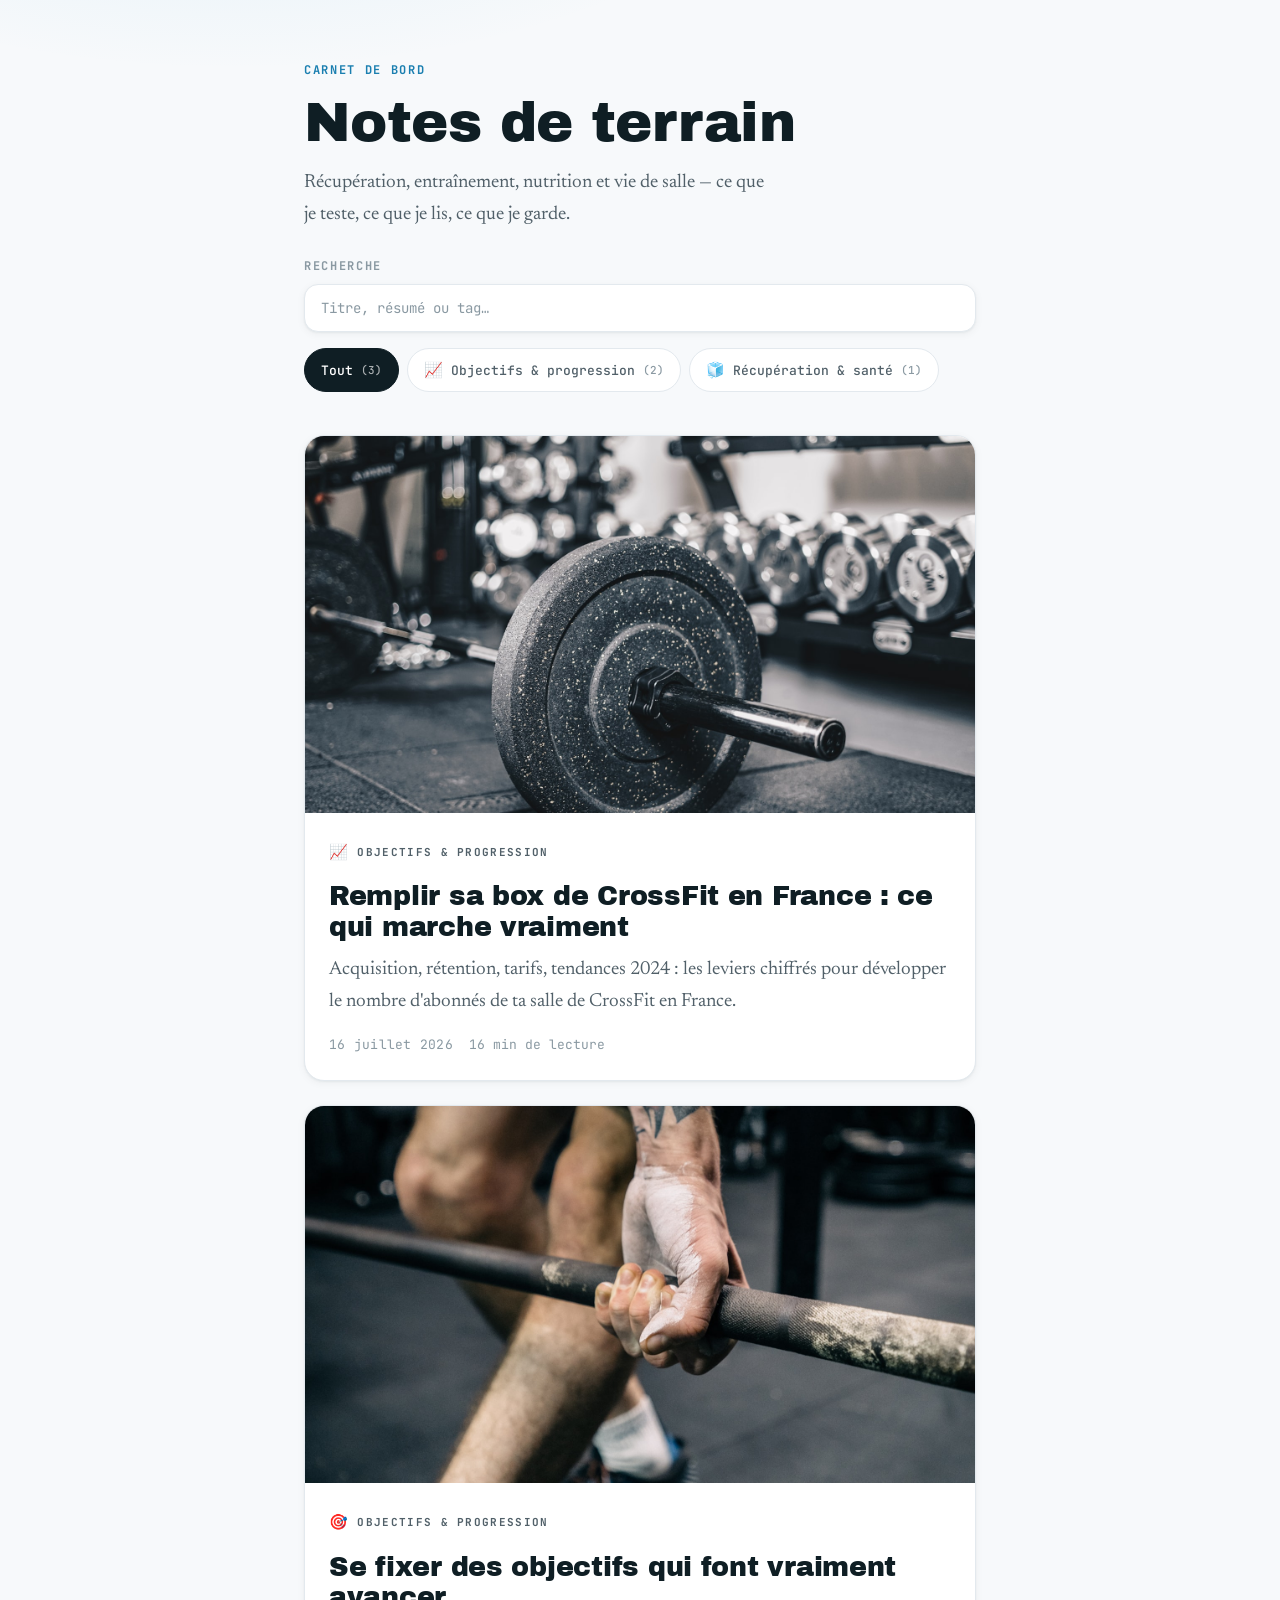
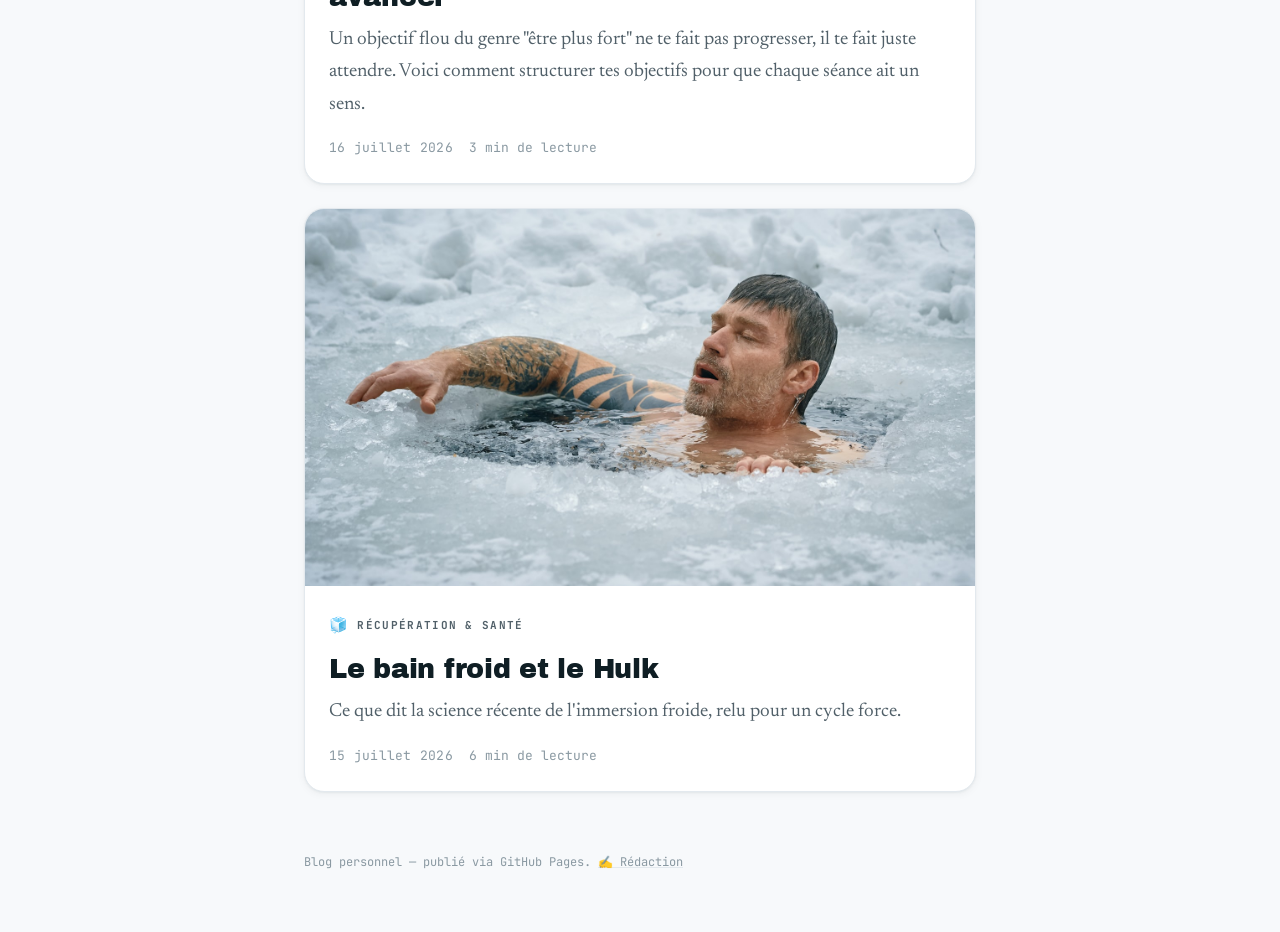
<file: index.html>
<!DOCTYPE html>
<html lang="fr">
<head>
  <meta charset="UTF-8">
  <meta name="viewport" content="width=device-width, initial-scale=1.0">
  <title>Carnet de bord — entraînement, récup &amp; salle</title>
  <meta name="description" content="Blog personnel : récupération, entraînement, nutrition et gestion d'une salle de sport.">

  <!-- Thème auto clair/sombre (suit le réglage iPhone) -->
  <meta name="color-scheme" content="light dark">
  <meta name="theme-color" media="(prefers-color-scheme: light)" content="#f7f9fb">
  <meta name="theme-color" media="(prefers-color-scheme: dark)" content="#0c1519">

  <!-- Google Fonts : seule dépendance externe -->
  <link rel="preconnect" href="https://fonts.googleapis.com">
  <link rel="preconnect" href="https://fonts.gstatic.com" crossorigin>
  <link href="https://fonts.googleapis.com/css2?family=Archivo+Black&family=JetBrains+Mono:wght@400;500;700&family=Newsreader:ital,opsz,wght@0,6..72,400..700;1,6..72,400..700&display=swap" rel="stylesheet">

  <link rel="stylesheet" href="assets/style.css">
</head>
<body>

  <header class="site-header">
    <p class="kicker">Carnet de bord</p>
    <h1 class="site-title">Notes de terrain</h1>
    <p class="site-subtitle">Récupération, entraînement, nutrition et vie de salle — ce que je teste, ce que je lis, ce que je garde.</p>
  </header>

  <div class="toolbar">
    <label for="search" class="mono-label" style="display:block; margin-bottom: var(--s-2); color: var(--text-3);">Recherche</label>
    <input type="search" id="search" class="search-field" placeholder="Titre, résumé ou tag…" autocomplete="off">

    <nav aria-label="Filtres par rubrique">
      <ul class="filters" id="filters"></ul>
    </nav>
  </div>

  <main>
    <section class="articles-list" id="list" aria-live="polite" aria-label="Liste des articles"></section>
  </main>

  <footer class="site-footer">
    <p>Blog personnel — publié via GitHub Pages. <a href="admin.html" class="lien-admin">✍️ Rédaction</a></p>
  </footer>

  <script src="articles.js"></script>
  <script>
    (function () {
      "use strict";

      /* ------------------------------------------------------
         Couleur stable par rubrique.
         Un hash simple du nom pointe vers une petite palette :
         une rubrique garde donc toujours la même couleur, même
         quand de nouvelles rubriques apparaissent.
         ------------------------------------------------------ */
      var PALETTE = ["#2ba8e0", "#2fb872", "#e0a000", "#ff6b4a", "#8a63d2", "#d4508f"];

      function couleurRubrique(nom) {
        var hash = 0;
        for (var i = 0; i < nom.length; i++) {
          hash = (hash * 31 + nom.charCodeAt(i)) >>> 0; // hash déterministe
        }
        return PALETTE[hash % PALETTE.length];
      }

      /* Assombrit une couleur hex (facteur 0–1) pour les dégradés
         de couverture générée */
      function assombrir(hex, f) {
        var n = parseInt(hex.slice(1), 16);
        var r = Math.round(((n >> 16) & 255) * f);
        var g = Math.round(((n >> 8) & 255) * f);
        var b = Math.round((n & 255) * f);
        return "rgb(" + r + "," + g + "," + b + ")";
      }

      /* Premier emoji déclaré pour une rubrique (optionnel) */
      function emojiRubrique(nom) {
        for (var i = 0; i < ARTICLES.length; i++) {
          if (ARTICLES[i].rubrique === nom && ARTICLES[i].emoji) return ARTICLES[i].emoji;
        }
        return null;
      }

      /* Normalisation pour la recherche : minuscules + sans accents */
      function normaliser(s) {
        return s.toLowerCase().normalize("NFD").replace(/[\u0300-\u036f]/g, "");
      }

      /* Date ISO → « 15 juillet 2026 » (midi pour éviter tout
         décalage de jour lié au fuseau horaire) */
      var formatFR = new Intl.DateTimeFormat("fr-FR", { day: "numeric", month: "long", year: "numeric" });
      function dateLisible(iso) {
        return formatFR.format(new Date(iso + "T12:00:00"));
      }

      /* ------------------------------------------------------
         État courant des deux filtres combinés
         ------------------------------------------------------ */
      var rubriqueActive = null; // null = « Tout »
      var requete = "";

      var listEl = document.getElementById("list");
      var filtersEl = document.getElementById("filters");
      var searchEl = document.getElementById("search");

      /* Tri par date décroissante, une fois pour toutes */
      var articles = ARTICLES.slice().sort(function (a, b) {
        return b.date.localeCompare(a.date);
      });

      /* ------------------------------------------------------
         Barre de filtres : générée dynamiquement à partir des
         rubriques distinctes présentes dans ARTICLES, avec
         compteur d'articles. Aucune rubrique codée en dur.
         ------------------------------------------------------ */
      function construireFiltres() {
        var compteurs = {};
        articles.forEach(function (a) {
          compteurs[a.rubrique] = (compteurs[a.rubrique] || 0) + 1;
        });
        var rubriques = Object.keys(compteurs).sort(function (a, b) {
          return a.localeCompare(b, "fr");
        });

        filtersEl.innerHTML = "";
        // Bouton « Tout » en tête
        filtersEl.appendChild(creerBouton("Tout", null, articles.length, null));
        rubriques.forEach(function (r) {
          filtersEl.appendChild(creerBouton(r, r, compteurs[r], couleurRubrique(r)));
        });
      }

      function creerBouton(label, valeur, compte, couleur) {
        var li = document.createElement("li");
        var btn = document.createElement("button");
        btn.type = "button";
        btn.className = "filter-btn";
        btn.setAttribute("aria-pressed", String(rubriqueActive === valeur));

        // Emoji de la rubrique si un article en déclare un,
        // sinon pastille de couleur (le bouton « Tout » n'a ni l'un ni l'autre)
        if (couleur) {
          var emo = emojiRubrique(label);
          if (emo) {
            var e = document.createElement("span");
            e.className = "emoji";
            e.textContent = emo;
            e.setAttribute("aria-hidden", "true");
            btn.appendChild(e);
          } else {
            var dot = document.createElement("span");
            dot.className = "dot";
            dot.style.background = couleur;
            dot.setAttribute("aria-hidden", "true");
            btn.appendChild(dot);
          }
        }
        btn.appendChild(document.createTextNode(label + " "));

        var count = document.createElement("span");
        count.className = "count";
        count.textContent = "(" + compte + ")";
        btn.appendChild(count);

        btn.addEventListener("click", function () {
          rubriqueActive = valeur;
          // Met à jour l'état visuel de tous les boutons
          filtersEl.querySelectorAll(".filter-btn").forEach(function (b) {
            b.setAttribute("aria-pressed", "false");
          });
          btn.setAttribute("aria-pressed", "true");
          afficher();
        });

        li.appendChild(btn);
        return li;
      }

      /* ------------------------------------------------------
         Rendu de la liste : filtre rubrique + recherche texte
         (titre + résumé + tags, insensible casse et accents),
         sans rechargement de page.
         ------------------------------------------------------ */
      function afficher() {
        var visibles = articles.filter(function (a) {
          if (rubriqueActive && a.rubrique !== rubriqueActive) return false;
          if (requete) {
            var meule = normaliser(a.titre + " " + a.resume + " " + a.tags.join(" "));
            if (meule.indexOf(requete) === -1) return false;
          }
          return true;
        });

        listEl.innerHTML = "";

        if (visibles.length === 0) {
          var vide = document.createElement("p");
          vide.className = "empty-state";
          vide.textContent = requete
            ? "Aucun article ne correspond à cette recherche."
            : "Aucun article dans cette rubrique pour l’instant.";
          listEl.appendChild(vide);
          return;
        }

        visibles.forEach(function (a) {
          listEl.appendChild(creerCarte(a));
        });
      }

      function creerCarte(a) {
        // Toute la carte est un lien vers l'article
        var carte = document.createElement("a");
        carte.className = "card";
        carte.href = a.url;

        /* Couverture : image 16:9 si fournie, sinon dégradé de la
           couleur de rubrique + emoji (aucune carte "nue") */
        var cover = document.createElement("div");
        if (a.image) {
          cover.className = "card-cover";
          var img = document.createElement("img");
          img.src = a.image;
          img.alt = a.imageAlt || ""; // vide = décorative
          img.loading = "lazy";
          cover.appendChild(img);
        } else {
          cover.className = "card-cover fallback";
          var c = couleurRubrique(a.rubrique);
          cover.style.background = "linear-gradient(135deg, " + c + ", " + assombrir(c, 0.6) + ")";
          var emo = document.createElement("span");
          emo.textContent = a.emoji || "📝";
          emo.setAttribute("aria-hidden", "true");
          cover.appendChild(emo);
        }
        // La couverture générée est purement décorative ; une image
        // avec imageAlt reste exposée aux lecteurs d'écran
        if (!a.image || !a.imageAlt) cover.setAttribute("aria-hidden", "true");
        carte.appendChild(cover);

        var corps = document.createElement("div");
        corps.className = "card-body";
        carte.appendChild(corps);

        var rub = document.createElement("span");
        rub.className = "card-rubrique";
        if (a.emoji) {
          var re = document.createElement("span");
          re.className = "emoji";
          re.textContent = a.emoji;
          re.setAttribute("aria-hidden", "true");
          rub.appendChild(re);
        } else {
          var dot = document.createElement("span");
          dot.className = "dot";
          dot.style.background = couleurRubrique(a.rubrique);
          dot.setAttribute("aria-hidden", "true");
          rub.appendChild(dot);
        }
        rub.appendChild(document.createTextNode(a.rubrique));
        corps.appendChild(rub);

        var titre = document.createElement("h2");
        titre.className = "card-title";
        titre.textContent = a.titre;
        corps.appendChild(titre);

        var resume = document.createElement("p");
        resume.className = "card-resume";
        resume.textContent = a.resume;
        corps.appendChild(resume);

        var meta = document.createElement("div");
        meta.className = "card-meta";
        var time = document.createElement("time");
        time.dateTime = a.date;
        time.textContent = dateLisible(a.date);
        meta.appendChild(time);
        var lecture = document.createElement("span");
        lecture.textContent = a.tempsLecture + " min de lecture";
        meta.appendChild(lecture);
        corps.appendChild(meta);

        return carte;
      }

      /* Recherche : filtrage au fil de la frappe */
      searchEl.addEventListener("input", function () {
        requete = normaliser(searchEl.value.trim());
        afficher();
      });

      construireFiltres();
      afficher();
    })();
  </script>
</body>
</html>
</file>
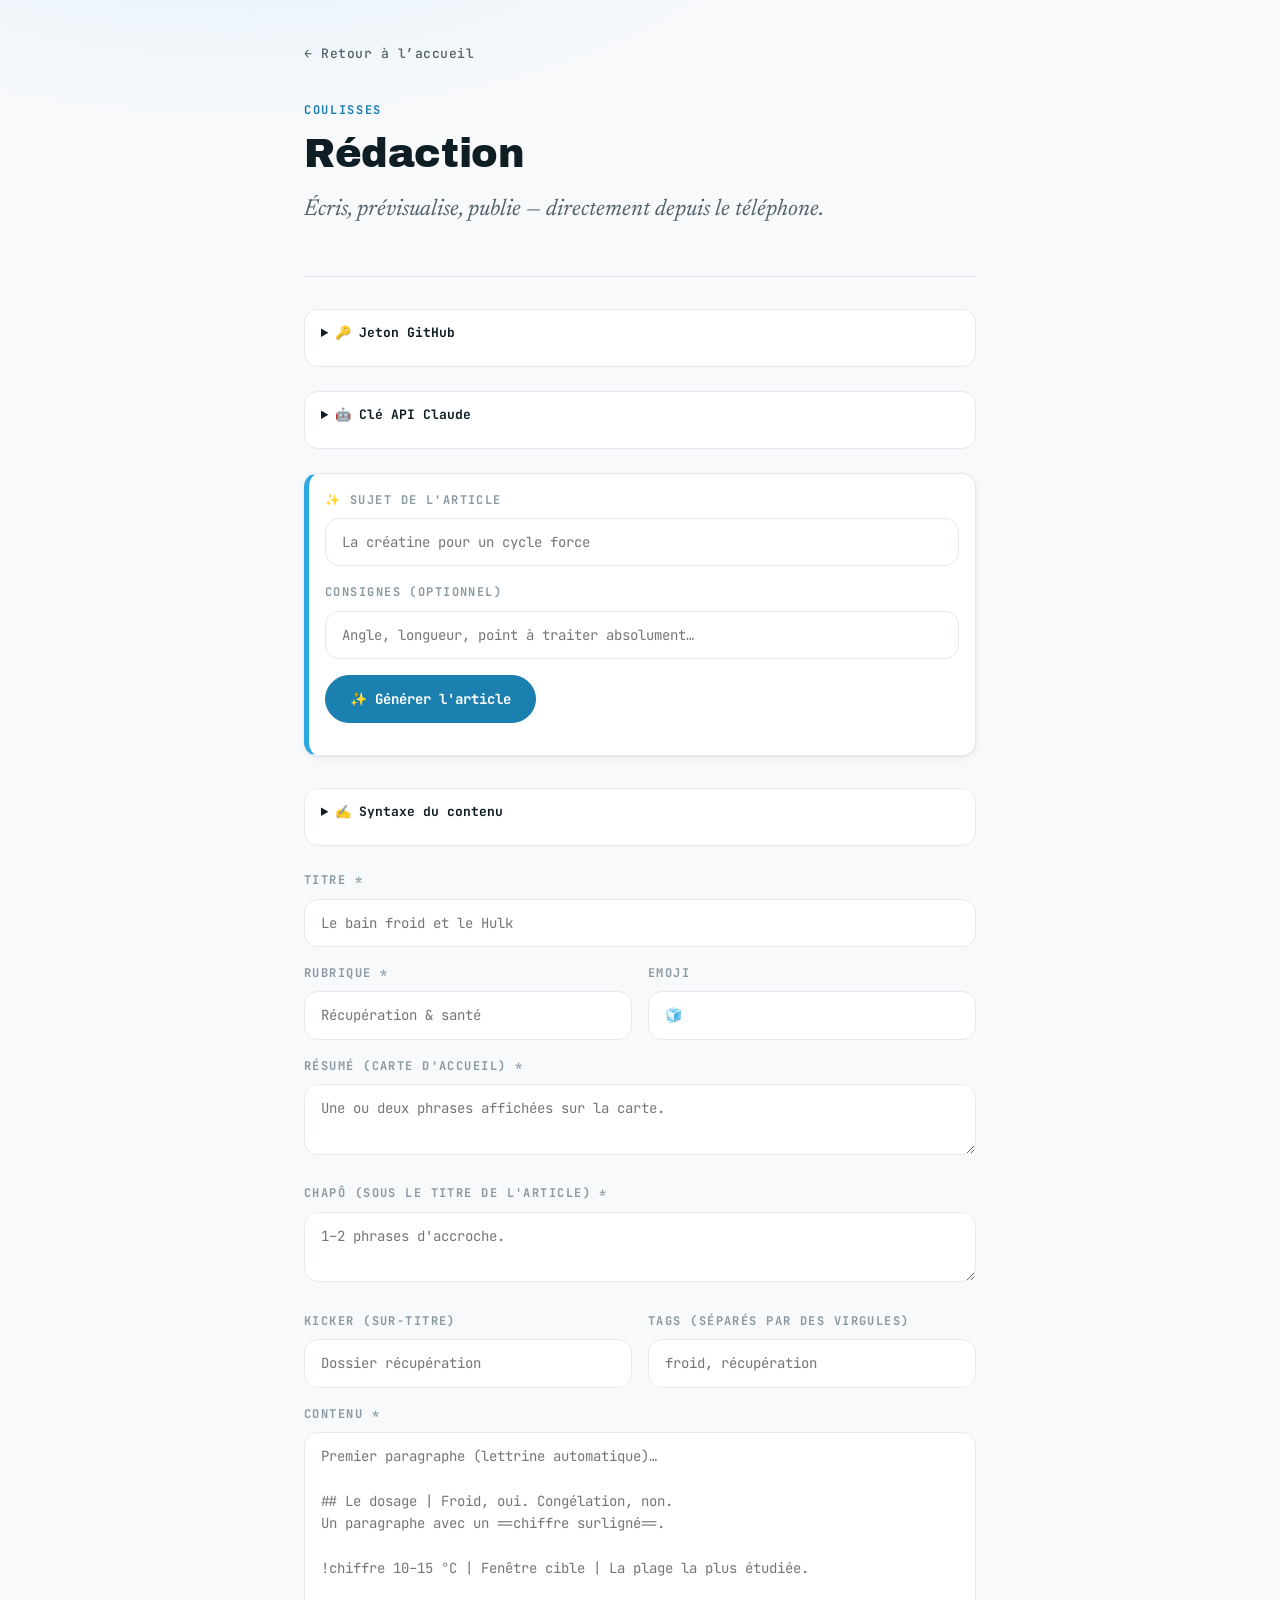
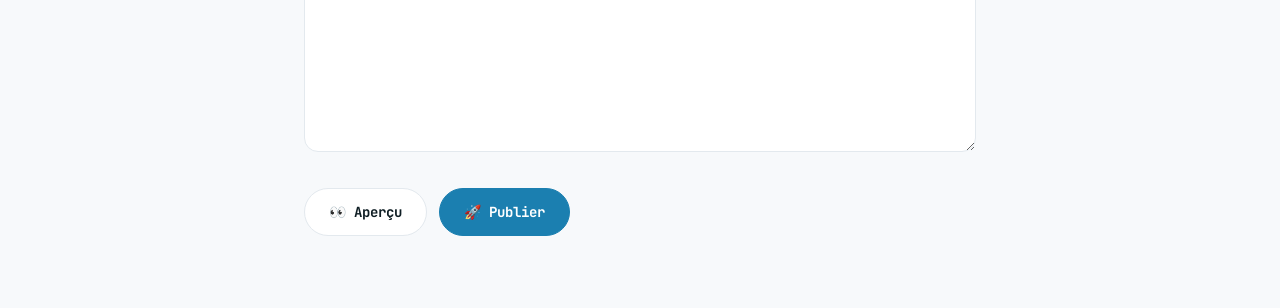
<file: admin.html>
<!DOCTYPE html>
<html lang="fr">
<head>
  <meta charset="UTF-8">
  <meta name="viewport" content="width=device-width, initial-scale=1.0">
  <title>Rédaction — Carnet de bord</title>
  <meta name="robots" content="noindex">

  <!-- Thème auto clair/sombre -->
  <meta name="color-scheme" content="light dark">
  <meta name="theme-color" media="(prefers-color-scheme: light)" content="#f7f9fb">
  <meta name="theme-color" media="(prefers-color-scheme: dark)" content="#0c1519">

  <link rel="preconnect" href="https://fonts.googleapis.com">
  <link rel="preconnect" href="https://fonts.gstatic.com" crossorigin>
  <link href="https://fonts.googleapis.com/css2?family=Archivo+Black&family=JetBrains+Mono:wght@400;500;700&family=Newsreader:ital,opsz,wght@0,6..72,400..700;1,6..72,400..700&display=swap" rel="stylesheet">

  <link rel="stylesheet" href="assets/style.css">
  <link rel="stylesheet" href="assets/article.css"><!-- pour l'aperçu -->

  <style>
    /* Styles propres à la page de rédaction */
    .admin-wrap {
      max-width: 720px;
      margin: 0 auto;
      padding: var(--s-6) var(--s-5) var(--s-7);
    }
    .admin-field {
      margin-bottom: var(--s-4);
    }
    .admin-field label {
      display: block;
      font-family: var(--font-mono);
      font-size: 12px;
      font-weight: 700;
      letter-spacing: 0.12em;
      text-transform: uppercase;
      color: var(--text-3);
      margin-bottom: var(--s-2);
    }
    .admin-field input,
    .admin-field textarea {
      width: 100%;
      min-height: 48px;
      padding: var(--s-3) var(--s-4);
      border: 1px solid var(--border);
      border-radius: var(--radius-m);
      background: var(--surface);
      font-family: var(--font-mono);
      font-size: 14px;
      line-height: 1.6;
      color: var(--text);
    }
    .admin-field textarea {
      resize: vertical;
    }
    #contenu { min-height: 320px; }
    .admin-row {
      display: grid;
      grid-template-columns: 1fr 1fr;
      gap: var(--s-4);
    }
    @media (max-width: 560px) {
      .admin-row { grid-template-columns: 1fr; }
    }
    .admin-actions {
      display: flex;
      flex-wrap: wrap;
      gap: var(--s-3);
      margin: var(--s-5) 0;
    }
    .btn {
      min-height: 48px;
      padding: var(--s-3) var(--s-5);
      border-radius: 999px;
      border: 1px solid var(--border);
      background: var(--surface);
      color: var(--text);
      font-family: var(--font-mono);
      font-size: 14px;
      font-weight: 700;
      cursor: pointer;
    }
    .btn.primaire {
      background: var(--accent-dark);
      border-color: var(--accent-dark);
      color: #ffffff;
    }
    @media (prefers-color-scheme: dark) {
      .btn.primaire { color: #0c1519; }
    }
    .btn:disabled { opacity: 0.5; cursor: wait; }
    .journal {
      font-family: var(--font-mono);
      font-size: 13px;
      line-height: 1.8;
      color: var(--text-2);
      background: var(--surface);
      border: 1px solid var(--border);
      border-radius: var(--radius-m);
      padding: var(--s-3) var(--s-4);
      margin-top: var(--s-4);
      white-space: pre-wrap;
      display: none;
    }
    .journal.visible { display: block; }
    .journal .erreur { color: var(--danger); }
    details.aide, details.jeton {
      background: var(--surface);
      border: 1px solid var(--border);
      border-radius: var(--radius-m);
      padding: var(--s-3) var(--s-4);
      margin-bottom: var(--s-5);
      font-size: 15px;
      color: var(--text-2);
    }
    details summary {
      cursor: pointer;
      font-family: var(--font-mono);
      font-size: 13px;
      font-weight: 700;
      color: var(--text);
      min-height: 32px;
    }
    details.aide code {
      font-family: var(--font-mono);
      font-size: 12.5px;
      background: var(--bg);
      border: 1px solid var(--border);
      border-radius: 4px;
      padding: 1px 5px;
    }
    .generation {
      background: var(--surface);
      border: 1px solid var(--border);
      border-left: 5px solid var(--accent);
      border-radius: var(--radius-m);
      padding: var(--s-4) var(--s-4) var(--s-2);
      margin-bottom: var(--s-6);
      box-shadow: var(--shadow-1);
    }
    #apercu {
      display: none;
      border-top: 2px dashed var(--border);
      margin-top: var(--s-6);
      padding-top: var(--s-5);
    }
    #apercu.visible { display: block; }
    .apercu-titre {
      font-family: var(--font-mono);
      font-size: 12px;
      font-weight: 700;
      letter-spacing: 0.14em;
      text-transform: uppercase;
      color: var(--retenir);
      margin-bottom: var(--s-4);
    }
  </style>
</head>
<body>

  <div class="admin-wrap">
    <nav aria-label="Fil d'Ariane">
      <a href="index.html" class="back-link">← Retour à l’accueil</a>
    </nav>

    <header class="masthead">
      <p class="kicker">Coulisses</p>
      <h1 class="article-title" style="font-size: clamp(28px, 7vw, 40px);">Rédaction</h1>
      <p class="standfirst">Écris, prévisualise, publie — directement depuis le téléphone.</p>
    </header>

    <!-- Jeton GitHub (stocké uniquement dans CE navigateur) -->
    <details class="jeton" id="blocJeton">
      <summary>🔑 Jeton GitHub</summary>
      <p>Crée un jeton <em>fine-grained</em> sur GitHub (Settings → Developer settings →
      Fine-grained tokens) limité au dépôt <strong>blog</strong> avec la permission
      <strong>Contents : Read and write</strong>, puis colle-le ici.
      Il reste stocké dans ce navigateur uniquement.</p>
      <div class="admin-field">
        <label for="jeton">Jeton</label>
        <input type="password" id="jeton" autocomplete="off" placeholder="github_pat_…">
      </div>
      <button type="button" class="btn" id="btnJeton">Enregistrer le jeton</button>
      <button type="button" class="btn" id="btnJetonOubli">Oublier</button>
    </details>

    <!-- Clé API Claude (stockée uniquement dans CE navigateur) -->
    <details class="jeton" id="blocCle">
      <summary>🤖 Clé API Claude</summary>
      <p>Crée une clé sur <a href="https://console.anthropic.com/settings/keys" target="_blank" rel="noopener">console.anthropic.com</a>
      et colle-la ici pour activer la génération d'articles.
      Elle reste stockée dans ce navigateur uniquement.</p>
      <div class="admin-field">
        <label for="cle">Clé API</label>
        <input type="password" id="cle" autocomplete="off" placeholder="sk-ant-…">
      </div>
      <button type="button" class="btn" id="btnCle">Enregistrer la clé</button>
      <button type="button" class="btn" id="btnCleOubli">Oublier</button>
    </details>

    <!-- Génération d'un article par Claude -->
    <section class="generation" aria-label="Génération d'article">
      <div class="admin-field">
        <label for="sujet">✨ Sujet de l'article</label>
        <input type="text" id="sujet" placeholder="La créatine pour un cycle force">
      </div>
      <div class="admin-field">
        <label for="consignes">Consignes (optionnel)</label>
        <input type="text" id="consignes" placeholder="Angle, longueur, point à traiter absolument…">
      </div>
      <div class="admin-actions" style="margin-top: 0;">
        <button type="button" class="btn primaire" id="btnGenerer">✨ Générer l'article</button>
      </div>
    </section>

    <details class="aide">
      <summary>✍️ Syntaxe du contenu</summary>
      <p>
        <code>## Label | Titre de section</code> — nouvelle section (numérotée automatiquement)<br>
        <code>==texte==</code> surligné bleu · <code>==!texte==</code> rouge · <code>==+texte==</code> vert<br>
        <code>*italique*</code> · <code>[lien](https://…)</code><br>
        <code>&gt; citation</code> — pull-quote<br>
        <code>!tip Conseil pratique…</code> — encart note<br>
        <code>!chiffre 10–15 °C | Fenêtre cible | Petite légende</code> — chiffre-clé
        (tons : <code>!chiffre!</code> rouge, <code>!chiffre+</code> vert, <code>!chiffre~</code> jaune)<br>
        <code>!faire item ; item</code> puis <code>!eviter item ; item</code> — comparatif<br>
        <code>!recap Ton protocole | Clé =&gt; Valeur ; Clé =&gt; Valeur</code> — tableau<br>
        <code>!source Label | https://…</code> — source en pied d'article
      </p>
    </details>

    <form id="formulaire" autocomplete="off">
      <div class="admin-field">
        <label for="titre">Titre *</label>
        <input type="text" id="titre" required placeholder="Le bain froid et le Hulk">
      </div>
      <div class="admin-row">
        <div class="admin-field">
          <label for="rubrique">Rubrique *</label>
          <input type="text" id="rubrique" list="rubriques" required placeholder="Récupération & santé">
          <datalist id="rubriques"></datalist>
        </div>
        <div class="admin-field">
          <label for="emoji">Emoji</label>
          <input type="text" id="emoji" maxlength="4" placeholder="🧊">
        </div>
      </div>
      <div class="admin-field">
        <label for="resume">Résumé (carte d'accueil) *</label>
        <textarea id="resume" rows="2" required placeholder="Une ou deux phrases affichées sur la carte."></textarea>
      </div>
      <div class="admin-field">
        <label for="chapo">Chapô (sous le titre de l'article) *</label>
        <textarea id="chapo" rows="2" required placeholder="1–2 phrases d'accroche."></textarea>
      </div>
      <div class="admin-row">
        <div class="admin-field">
          <label for="kicker">Kicker (sur-titre)</label>
          <input type="text" id="kicker" placeholder="Dossier récupération">
        </div>
        <div class="admin-field">
          <label for="tags">Tags (séparés par des virgules)</label>
          <input type="text" id="tags" placeholder="froid, récupération">
        </div>
      </div>
      <div class="admin-field">
        <label for="contenu">Contenu *</label>
        <textarea id="contenu" required placeholder="Premier paragraphe (lettrine automatique)…

## Le dosage | Froid, oui. Congélation, non.
Un paragraphe avec un ==chiffre surligné==.

!chiffre 10–15 °C | Fenêtre cible | La plage la plus étudiée."></textarea>
      </div>

      <div class="admin-actions">
        <button type="button" class="btn" id="btnApercu">👀 Aperçu</button>
        <button type="submit" class="btn primaire" id="btnPublier">🚀 Publier</button>
      </div>
    </form>

    <div class="journal" id="journal" role="status" aria-live="polite"></div>

    <section id="apercu" aria-label="Aperçu de l'article">
      <p class="apercu-titre">Aperçu</p>
      <div class="article-wrap" id="apercuContenu" style="padding: 0;"></div>
    </section>
  </div>

  <script src="articles.js"></script>
  <script>
    (function () {
      "use strict";

      var DEPOT = "crossfithygie-collab/blog";
      var API = "https://api.github.com/repos/" + DEPOT + "/contents/";
      var CLE_JETON = "carnet_jeton_github";
      var CLE_CLAUDE = "carnet_cle_claude";
      var CLE_BROUILLON = "carnet_brouillon";
      var CHAMPS = ["titre", "rubrique", "emoji", "resume", "chapo", "kicker", "tags", "contenu"];

      var $ = function (id) { return document.getElementById(id); };

      /* ======================================================
         Utilitaires
         ====================================================== */
      function esc(s) {
        return s.replace(/&/g, "&amp;").replace(/</g, "&lt;")
                .replace(/>/g, "&gt;").replace(/"/g, "&quot;");
      }

      /* Titre → id kebab-case sans accents */
      function slugifier(s) {
        return s.toLowerCase()
          .normalize("NFD").replace(/[\u0300-\u036f]/g, "")
          .replace(/[^a-z0-9]+/g, "-")
          .replace(/^-+|-+$/g, "")
          .slice(0, 60);
      }

      /* Encodage base64 UTF-8 (btoa seul casse sur les accents) */
      function base64utf8(s) {
        var octets = new TextEncoder().encode(s);
        var bin = "";
        octets.forEach(function (o) { bin += String.fromCharCode(o); });
        return btoa(bin);
      }

      function dateISO() {
        var d = new Date();
        return d.getFullYear() + "-" +
          String(d.getMonth() + 1).padStart(2, "0") + "-" +
          String(d.getDate()).padStart(2, "0");
      }

      var formatFR = new Intl.DateTimeFormat("fr-FR", { day: "numeric", month: "long", year: "numeric" });

      /* ======================================================
         Mise en forme inline : échappe PUIS pose les balises
         ====================================================== */
      function inline(s) {
        return esc(s)
          .replace(/\[([^\]]+)\]\((https?:[^)\s]+)\)/g, '<a href="$2" target="_blank" rel="noopener">$1</a>')
          .replace(/==!([^=]+)==/g, '<mark class="attention">$1</mark>')
          .replace(/==\+([^=]+)==/g, '<mark class="positif">$1</mark>')
          .replace(/==([^=]+)==/g, "<mark>$1</mark>")
          .replace(/\*([^*\n]+)\*/g, "<em>$1</em>");
      }

      /* ======================================================
         Compilation du contenu → corps d'article HTML
         ====================================================== */
      function compiler(texte) {
        var lignes = texte.replace(/\r/g, "").split("\n");
        var sections = [];        // { label, titre, blocs: [] }
        var intro = [];           // blocs avant la première section
        var sources = [];
        var pendingFaire = null, pendingEviter = null;
        var premierePara = true;
        var i = 0;

        function blocsCourants() {
          return sections.length ? sections[sections.length - 1].blocs : intro;
        }

        function flushComparatif() {
          if (!pendingFaire && !pendingEviter) return;
          var html = '<div class="comparatif">';
          if (pendingFaire) {
            html += '<div class="colonne faire"><h3>À faire</h3><ul>' +
              pendingFaire.map(function (x) { return "<li>" + inline(x) + "</li>"; }).join("") +
              "</ul></div>";
          }
          if (pendingEviter) {
            html += '<div class="colonne eviter"><h3>À éviter</h3><ul>' +
              pendingEviter.map(function (x) { return "<li>" + inline(x) + "</li>"; }).join("") +
              "</ul></div>";
          }
          html += "</div>";
          blocsCourants().push(html);
          pendingFaire = pendingEviter = null;
        }

        while (i < lignes.length) {
          var l = lignes[i].trim();

          if (!l) { i++; continue; }

          /* Nouvelle section : ## Label | Titre  (ou juste ## Titre) */
          if (l.indexOf("## ") === 0) {
            flushComparatif();
            var reste = l.slice(3);
            var sep = reste.indexOf("|");
            sections.push({
              label: sep > -1 ? reste.slice(0, sep).trim() : "",
              titre: sep > -1 ? reste.slice(sep + 1).trim() : reste.trim(),
              blocs: []
            });
            i++; continue;
          }

          /* Pull-quote : lignes consécutives commençant par > */
          if (l.indexOf(">") === 0) {
            flushComparatif();
            var cit = [];
            while (i < lignes.length && lignes[i].trim().indexOf(">") === 0) {
              cit.push(lignes[i].trim().replace(/^>\s?/, ""));
              i++;
            }
            blocsCourants().push('<blockquote class="pull-quote"><p>' + inline(cit.join(" ")) + "</p></blockquote>");
            continue;
          }

          /* Directives !xxx */
          var mChiffre = l.match(/^!chiffre([!+~])?\s+(.+)$/);
          if (mChiffre) {
            flushComparatif();
            var ton = { "!": " attention", "+": " positif", "~": " retenir" }[mChiffre[1]] || "";
            var parts = mChiffre[2].split("|").map(function (x) { return x.trim(); });
            blocsCourants().push(
              '<div class="keydata' + ton + '">' +
              '<span class="mono-label">' + inline(parts[1] || "Chiffre-clé") + "</span>" +
              '<p class="chiffre">' + inline(parts[0] || "") + "</p>" +
              (parts[2] ? '<p class="legende">' + inline(parts[2]) + "</p>" : "") +
              "</div>");
            i++; continue;
          }

          if (l.indexOf("!tip ") === 0) {
            flushComparatif();
            blocsCourants().push(
              '<aside class="tip"><span class="mono-label">Note pratique</span><p>' +
              inline(l.slice(5)) + "</p></aside>");
            i++; continue;
          }

          if (l.indexOf("!faire ") === 0) {
            pendingFaire = l.slice(7).split(";").map(function (x) { return x.trim(); }).filter(Boolean);
            i++; continue;
          }
          if (l.indexOf("!eviter ") === 0) {
            pendingEviter = l.slice(8).split(";").map(function (x) { return x.trim(); }).filter(Boolean);
            flushComparatif();
            i++; continue;
          }

          if (l.indexOf("!recap ") === 0) {
            flushComparatif();
            var sepR = l.indexOf("|");
            var titreR = sepR > -1 ? l.slice(7, sepR).trim() : "Récapitulatif";
            var corpsR = sepR > -1 ? l.slice(sepR + 1) : "";
            var rangs = corpsR.split(";").map(function (r) {
              var kv = r.split("=>");
              if (kv.length < 2) return "";
              return '<tr><th scope="row">' + inline(kv[0].trim()) + "</th><td>" + inline(kv.slice(1).join("=>").trim()) + "</td></tr>";
            }).join("");
            blocsCourants().push(
              '<div class="recap"><table><caption>' + inline(titreR) + "</caption><tbody>" + rangs + "</tbody></table></div>");
            i++; continue;
          }

          if (l.indexOf("!source ") === 0) {
            var sepS = l.indexOf("|");
            if (sepS > -1) {
              sources.push({ label: l.slice(8, sepS).trim(), url: l.slice(sepS + 1).trim() });
            }
            i++; continue;
          }

          /* Paragraphe : lignes pleines consécutives */
          flushComparatif();
          var para = [];
          while (i < lignes.length && lignes[i].trim() &&
                 !/^(## |> |!chiffre|!tip |!faire |!eviter |!recap |!source )/.test(lignes[i].trim())) {
            para.push(lignes[i].trim());
            i++;
          }
          var cls = premierePara ? ' class="dropcap"' : "";
          premierePara = false;
          blocsCourants().push("<p" + cls + ">" + inline(para.join(" ")) + "</p>");
        }
        flushComparatif();

        /* Assemblage : intro + sections numérotées */
        var html = intro.join("\n");
        sections.forEach(function (s, idx) {
          var num = String(idx + 1).padStart(2, "0");
          html += '\n<hr class="section-sep">\n<section>\n' +
            '<p class="section-label">' + num + (s.label ? " — " + inline(s.label) : "") + "</p>\n" +
            '<h2 class="section-title">' + inline(s.titre) + "</h2>\n" +
            s.blocs.join("\n") + "\n</section>";
        });

        var nbMots = texte.replace(/[#>!|=*;]/g, " ").split(/\s+/).filter(Boolean).length;
        return { html: html, sources: sources, minutes: Math.max(1, Math.round(nbMots / 200)) };
      }

      /* ======================================================
         Gabarit d'article complet (miroir de bains-froids.html)
         ====================================================== */
      function genererArticle(d, compile) {
        var sourcesHtml = compile.sources.map(function (s) {
          return '          <li><a href="' + esc(s.url) + '" target="_blank" rel="noopener">' + esc(s.label) + "</a></li>";
        }).join("\n");

        return '<!DOCTYPE html>\n<html lang="fr">\n<head>\n' +
          '  <meta charset="UTF-8">\n' +
          '  <meta name="viewport" content="width=device-width, initial-scale=1.0">\n' +
          "  <title>" + esc(d.titre) + " — Carnet de bord</title>\n" +
          '  <meta name="description" content="' + esc(d.resume) + '">\n\n' +
          '  <meta name="color-scheme" content="light dark">\n' +
          '  <meta name="theme-color" media="(prefers-color-scheme: light)" content="#f7f9fb">\n' +
          '  <meta name="theme-color" media="(prefers-color-scheme: dark)" content="#0c1519">\n\n' +
          '  <link rel="preconnect" href="https://fonts.googleapis.com">\n' +
          '  <link rel="preconnect" href="https://fonts.gstatic.com" crossorigin>\n' +
          '  <link href="https://fonts.googleapis.com/css2?family=Archivo+Black&family=JetBrains+Mono:wght@400;500;700&family=Newsreader:ital,opsz,wght@0,6..72,400..700;1,6..72,400..700&display=swap" rel="stylesheet">\n\n' +
          '  <link rel="stylesheet" href="../assets/style.css">\n' +
          '  <link rel="stylesheet" href="../assets/article.css">\n' +
          "</head>\n<body>\n\n" +
          '  <div class="progress-track" aria-hidden="true">\n    <div class="progress-bar" id="progress"></div>\n  </div>\n\n' +
          '  <div class="article-wrap">\n\n' +
          '    <nav aria-label="Fil d\'Ariane">\n      <a href="../index.html" class="back-link">← Retour à l’accueil</a>\n    </nav>\n\n' +
          "    <article>\n\n" +
          '      <img class="article-cover" src="../assets/covers/defaut.jpg" alt="Barre olympique et disques dans une salle de CrossFit">\n\n' +
          '      <header class="masthead">\n' +
          '        <p class="kicker">' + esc(d.kicker) + "</p>\n" +
          '        <h1 class="article-title">' + esc(d.titre) + "</h1>\n" +
          '        <p class="standfirst">' + esc(d.chapo) + "</p>\n" +
          '        <div class="byline">\n' +
          '          <time datetime="' + d.date + '">' + formatFR.format(new Date(d.date + "T12:00:00")) + "</time>\n" +
          "          <span>" + compile.minutes + " min de lecture</span>\n" +
          "        </div>\n      </header>\n\n" +
          compile.html + "\n\n" +
          '      <footer class="article-footer">\n' +
          (sourcesHtml
            ? '        <span class="mono-label">Sources</span>\n        <ul class="sources">\n' + sourcesHtml + "\n        </ul>\n"
            : "") +
          '        <p class="disclaimer">Contenu informatif rédigé par un passionné, pas un avis médical ni un programme individualisé. En cas de doute ou de pathologie, demande l’avis d’un professionnel de santé.</p>\n' +
          "      </footer>\n\n    </article>\n  </div>\n\n" +
          "  <script>\n" +
          '    (function () {\n      "use strict";\n' +
          '      var bar = document.getElementById("progress");\n      var maxScroll = 1;\n' +
          "      function recalculer() {\n        maxScroll = Math.max(document.documentElement.scrollHeight - window.innerHeight, 1);\n        peindre();\n      }\n" +
          "      function peindre() {\n        var ratio = Math.min(window.scrollY / maxScroll, 1);\n" +
          '        bar.style.transform = "scaleX(" + ratio + ")";\n      }\n' +
          '      window.addEventListener("scroll", peindre, { passive: true });\n' +
          '      window.addEventListener("resize", recalculer);\n' +
          '      window.addEventListener("load", recalculer);\n      recalculer();\n    })();\n' +
          "  <\/script>\n</body>\n</html>\n";
      }

      /* ======================================================
         Regénération d'articles.js avec la nouvelle entrée
         ====================================================== */
      function genererArticlesJs(liste) {
        return "/* ============================================================\n" +
          "   articles.js — SOURCE DE VÉRITÉ du blog.\n" +
          "   Fichier regénéré par admin.html à chaque publication.\n" +
          "   Ajouter un article à la main = ajouter un objet ici + créer\n" +
          "   le fichier HTML correspondant dans /articles/.\n" +
          "   ============================================================ */\n\n" +
          "const ARTICLES = " + JSON.stringify(liste, null, 2) + ";\n";
      }

      /* ======================================================
         Lecture du formulaire
         ====================================================== */
      function lireFormulaire() {
        var titre = $("titre").value.trim();
        var rubrique = $("rubrique").value.trim();
        return {
          titre: titre,
          id: slugifier(titre),
          rubrique: rubrique,
          emoji: $("emoji").value.trim() || "📝",
          resume: $("resume").value.trim(),
          chapo: $("chapo").value.trim(),
          kicker: $("kicker").value.trim() || ("Dossier " + rubrique.toLowerCase()),
          tags: $("tags").value.split(",").map(function (t) { return t.trim(); }).filter(Boolean),
          contenu: $("contenu").value,
          date: dateISO()
        };
      }

      /* ======================================================
         Aperçu en direct
         ====================================================== */
      function afficherApercu() {
        var d = lireFormulaire();
        var c = compiler(d.contenu);
        var sourcesHtml = c.sources.map(function (s) {
          return '<li><a href="' + esc(s.url) + '" target="_blank" rel="noopener">' + esc(s.label) + "</a></li>";
        }).join("");
        $("apercuContenu").innerHTML =
          '<article><header class="masthead">' +
          '<p class="kicker">' + esc(d.kicker) + "</p>" +
          '<h1 class="article-title">' + esc(d.titre || "Sans titre") + "</h1>" +
          '<p class="standfirst">' + esc(d.chapo) + "</p>" +
          '<div class="byline"><time datetime="' + d.date + '">' + formatFR.format(new Date(d.date + "T12:00:00")) + "</time>" +
          "<span>" + c.minutes + " min de lecture</span></div></header>" +
          c.html +
          (sourcesHtml ? '<footer class="article-footer"><span class="mono-label">Sources</span><ul class="sources">' + sourcesHtml + "</ul></footer>" : "") +
          "</article>";
        $("apercu").classList.add("visible");
      }

      /* ======================================================
         Appels API GitHub
         ====================================================== */
      function api(chemin, options) {
        options = options || {};
        options.headers = {
          "Authorization": "Bearer " + localStorage.getItem(CLE_JETON),
          "Accept": "application/vnd.github+json"
        };
        return fetch(API + chemin, Object.assign({}, options, {
          method: options.method || "GET",
          headers: options.headers,
          body: options.body ? JSON.stringify(options.body) : undefined
        }));
      }

      var journalEl = $("journal");
      function log(msg, erreur) {
        journalEl.classList.add("visible");
        var ligne = document.createElement("div");
        if (erreur) ligne.className = "erreur";
        ligne.textContent = msg;
        journalEl.appendChild(ligne);
      }

      /* ======================================================
         Publication : article HTML puis articles.js
         ====================================================== */
      async function publier(ev) {
        ev.preventDefault();
        journalEl.innerHTML = "";

        if (!localStorage.getItem(CLE_JETON)) {
          $("blocJeton").open = true;
          log("⚠ Enregistre d'abord ton jeton GitHub (bloc 🔑 ci-dessus).", true);
          return;
        }

        var d = lireFormulaire();
        if (!d.titre || !d.rubrique || !d.resume || !d.chapo || !d.contenu.trim()) {
          log("⚠ Remplis tous les champs marqués *.", true);
          return;
        }
        if (!d.id) { log("⚠ Titre invalide (aucun caractère utilisable).", true); return; }

        var btn = $("btnPublier");
        btn.disabled = true;

        try {
          /* 1. L'id est-il libre ? (dans le fichier distant à jour) */
          log("→ Lecture d'articles.js sur GitHub…");
          var rep = await api("articles.js");
          if (!rep.ok) throw new Error("articles.js introuvable (HTTP " + rep.status + ") — jeton invalide ou permissions insuffisantes ?");
          var fichier = await rep.json();
          var texteActuel = decodeURIComponent(escape(atob(fichier.content.replace(/\n/g, ""))));
          var listeActuelle = new Function(texteActuel + "; return ARTICLES;")();
          if (listeActuelle.some(function (a) { return a.id === d.id; })) {
            throw new Error("L'id « " + d.id + " » existe déjà — change le titre.");
          }

          /* 2. Créer le fichier de l'article */
          var c = compiler(d.contenu);
          log("→ Création d'articles/" + d.id + ".html…");
          var repArticle = await api("articles/" + d.id + ".html", {
            method: "PUT",
            body: {
              message: "Article : " + d.titre,
              content: base64utf8(genererArticle(d, c))
            }
          });
          if (!repArticle.ok) {
            if (repArticle.status === 403 || repArticle.status === 404) {
              throw new Error("Écriture refusée (HTTP " + repArticle.status + ") : le jeton peut lire mais pas écrire. " +
                "Sur GitHub → Settings → Developer settings → Fine-grained tokens, ouvre ton jeton et vérifie : " +
                "1) Repository access = « Only select repositories » avec le dépôt blog sélectionné (PAS « Public repositories (read-only) ») ; " +
                "2) Permissions → Contents = « Read and write ». Puis ré-enregistre le jeton ici (bloc 🔑).");
            }
            throw new Error("Échec de création de l'article (HTTP " + repArticle.status + ")");
          }
          log("✓ Article créé.");

          /* 3. Mettre à jour articles.js (avec son sha pour éviter d'écraser) */
          var entree = {
            id: d.id, titre: d.titre, rubrique: d.rubrique, date: d.date,
            resume: d.resume, url: "articles/" + d.id + ".html",
            tempsLecture: c.minutes, tags: d.tags, emoji: d.emoji,
            image: "assets/covers/defaut.jpg",
            imageAlt: "Barre olympique et disques dans une salle de CrossFit"
          };
          listeActuelle.unshift(entree);
          log("→ Mise à jour d'articles.js…");
          var repListe = await api("articles.js", {
            method: "PUT",
            body: {
              message: "Référence l'article : " + d.titre,
              content: base64utf8(genererArticlesJs(listeActuelle)),
              sha: fichier.sha
            }
          });
          if (!repListe.ok) throw new Error("Article créé, mais échec de mise à jour d'articles.js (HTTP " + repListe.status + ") — réessaie la publication.");
          log("✓ articles.js mis à jour.");

          /* 4. Attendre le déploiement Pages (uniquement depuis le site publié) */
          localStorage.removeItem(CLE_BROUILLON);
          if (location.hostname.indexOf("github.io") > -1) {
            log("⏳ Déploiement GitHub Pages en cours (1–2 min)…");
            var url = "articles/" + d.id + ".html";
            for (var t = 0; t < 16; t++) {
              await new Promise(function (r) { setTimeout(r, 10000); });
              var ping = await fetch(url, { cache: "no-store", method: "HEAD" });
              if (ping.ok) {
                log("✓ En ligne ! " + location.origin + location.pathname.replace("admin.html", "") + url);
                btn.disabled = false;
                return;
              }
            }
            log("ℹ Toujours en déploiement — l'article apparaîtra d'ici quelques minutes.");
          } else {
            log("✓ Publié ! Le site se met à jour d'ici 1–2 min (build GitHub Pages).");
          }
        } catch (e) {
          log("✗ " + e.message, true);
        } finally {
          btn.disabled = false;
        }
      }

      /* ======================================================
         Génération de l'article par Claude (API Anthropic,
         appel direct depuis le navigateur). Le résultat remplit
         le formulaire : relecture / retouches, puis Publier.
         ====================================================== */
      function promptGeneration(sujet, consignes, rubriques) {
        return "Tu es un rédacteur spécialisé en sciences du sport et de l'entraînement, qui écrit des articles de fond " +
          "documentés pour « Carnet de bord », le blog d'un coach et gérant de salle de CrossFit. " +
          "Tu écris comme un journaliste scientifique rigoureux doublé d'un praticien : chaque idée est étayée, " +
          "expliquée en profondeur, puis traduite en application concrète. Ton : tutoiement, direct, sans jargon gratuit " +
          "mais sans simplifier à outrance ; public : pratiquants sérieux et coachs, qui connaissent déjà les bases.\n\n" +

          "═══ CE QUI REND UN ARTICLE RÉUSSI (lis attentivement) ═══\n" +
          "L'écueil à éviter absolument : l'article SIMPLISTE — celui qui énonce des généralités vraies mais vagues, " +
          "sans chiffres, sans mécanisme, sans nuance, qu'on pourrait écrire sans rien connaître au sujet. INTERDIT.\n\n" +

          "Chaque SECTION doit dérouler, en plusieurs paragraphes denses, cette profondeur :\n" +
          "1. LA DONNÉE : au moins une étude ou statistique PRÉCISE — nom des auteurs (ou de l'équipe/institution), " +
          "année, type d'étude (ECR, méta-analyse, revue), taille d'échantillon, population étudiée, et surtout " +
          "l'AMPLEUR chiffrée du résultat (pourcentage, effet en kg/watts/secondes, taille d'effet, intervalle). " +
          "Confronte les études entre elles quand elles divergent.\n" +
          "2. LE MÉCANISME : explique POURQUOI, en détail — la physiologie, la biomécanique, la psychologie ou la " +
          "logistique sous-jacente. Le lecteur doit comprendre la chaîne causale, pas juste le résultat.\n" +
          "3. LA NUANCE : les limites des données (population testée transposable ou pas ? protocole réaliste ? " +
          "controverses, résultats contradictoires, effets qui dépendent du contexte / du niveau / du sexe / de l'âge).\n" +
          "4. L'APPLICATION : quoi faire concrètement, avec des nombres exacts — charges (% du 1RM), séries, répétitions, " +
          "fréquences hebdo, durées, temps de repos, seuils, échéances. Pas de conseil qu'on ne pourrait pas exécuter demain.\n\n" +

          "LONGUEUR : 1800 à 2600 mots. C'est un article de fond, pas un résumé. " +
          "Paragraphes de 4 à 8 phrases (jamais une seule phrase isolée en guise de paragraphe). " +
          "Densité maximale : si une phrase n'apporte ni donnée, ni mécanisme, ni nuance, ni application concrète, supprime-la.\n\n" +

          "HONNÊTETÉ : privilégie une fourchette honnête à une fausse précision. N'invente JAMAIS de chiffre, d'étude " +
          "ni d'URL. Si tu ne connais pas la référence exacte, cite l'étude dans le texte (auteurs + année + revue) " +
          "sans lien plutôt que de fabriquer une source.\n\n" +

          "SUJET DE L'ARTICLE : " + sujet + "\n" +
          (consignes ? "CONSIGNES SUPPLÉMENTAIRES : " + consignes + "\n" : "") +
          "RUBRIQUES EXISTANTES (réutilise-en une si elle colle, chaîne identique) : " +
          (rubriques.length ? rubriques.join(" · ") : "aucune") + "\n\n" +

          "═══ SYNTAXE DU CONTENU (une directive par ligne, blocs séparés par une ligne vide) ═══\n" +
          "- `## Label | Titre` : nouvelle section (numérotée automatiquement)\n" +
          "- `==texte==` surligné bleu, `==!texte==` rouge (piège/danger), `==+texte==` vert (bénéfice) — sur les chiffres et faits marquants\n" +
          "- `*italique*`, `[texte](https://url)`\n" +
          "- `> citation` : pull-quote (une idée forte reformulée en une phrase percutante)\n" +
          "- `!tip Conseil actionnable`\n" +
          "- `!chiffre VALEUR | LABEL COURT | Légende explicative` (tons : `!chiffre!` rouge, `!chiffre+` vert, `!chiffre~` jaune)\n" +
          "- `!faire item ; item` puis `!eviter item ; item`\n" +
          "- `!recap Titre | Clé => Valeur ; Clé => Valeur`\n" +
          "- `!source Label complet (auteurs, année, revue) | https://url`\n\n" +

          "STRUCTURE : un paragraphe d'accroche AVANT la première section (qui pose l'enjeu avec un premier chiffre fort), " +
          "puis 6 à 8 sections. Répartis dans l'article : 4 à 6 `!chiffre` de tons variés (chacun adossé à une donnée " +
          "développée dans le texte), 2 `!tip`, 1 comparatif `!faire`/`!eviter` fourni, 1 `!recap` en dernière section, " +
          "1 à 2 pull-quotes. Sources en pied (`!source`) : 3 à 6 références réelles vérifiables.\n\n" +

          "═══ FORMAT DE RÉPONSE (respecte-le EXACTEMENT, rien d'autre) ═══\n" +
          "Ligne 1 : un objet JSON de métadonnées sur UNE seule ligne —\n" +
          '{"titre":"…","rubrique":"…","emoji":"un seul emoji","resume":"1-2 phrases pour la carte","chapo":"1-2 phrases d\'accroche","kicker":"sur-titre court","tags":["3 à 5 tags"]}\n' +
          "Ligne 2 : le séparateur exact ===CONTENU===\n" +
          "Ensuite : le corps de l'article en syntaxe simplifiée (texte brut, vrais sauts de ligne).";
      }

      async function genererViaClaude() {
        journalEl.innerHTML = "";
        if (!localStorage.getItem(CLE_CLAUDE)) {
          $("blocCle").open = true;
          log("⚠ Enregistre d'abord ta clé API Claude (bloc 🤖 ci-dessus).", true);
          return;
        }
        var sujet = $("sujet").value.trim();
        if (!sujet) { log("⚠ Indique un sujet.", true); return; }

        var btn = $("btnGenerer");
        btn.disabled = true;
        log("✨ Génération d'un article de fond par Claude Opus (2 à 4 min, sois patient)…");

        try {
          var rep = await fetch("https://api.anthropic.com/v1/messages", {
            method: "POST",
            headers: {
              "x-api-key": localStorage.getItem(CLE_CLAUDE),
              "anthropic-version": "2023-06-01",
              "anthropic-dangerous-direct-browser-access": "true",
              "content-type": "application/json"
            },
            body: JSON.stringify({
              model: "claude-opus-4-8",
              max_tokens: 16000,
              messages: [{ role: "user", content: promptGeneration(sujet, $("consignes").value.trim(), Object.keys(rubs)) }]
            })
          });
          if (!rep.ok) {
            var detail = "";
            try { detail = (await rep.json()).error.message; } catch (e) { /* réponse sans JSON */ }
            throw new Error("API Claude HTTP " + rep.status + (detail ? " — " + detail : ""));
          }
          var donnees = await rep.json();
          var texte = donnees.content.map(function (b) { return b.text || ""; }).join("");

          /* Format attendu : {métadonnées JSON}\n===CONTENU===\ncorps brut.
             On sépare sur le délimiteur — bien plus robuste que du JSON
             contenant un très long texte à sauts de ligne. */
          var sep = texte.indexOf("===CONTENU===");
          if (sep === -1) throw new Error("Réponse inexploitable (séparateur ===CONTENU=== absent).");
          var brutMeta = texte.slice(0, sep);
          var contenu = texte.slice(sep + "===CONTENU===".length).replace(/^\s+/, "");
          var dm = brutMeta.indexOf("{"), fm = brutMeta.lastIndexOf("}");
          if (dm === -1 || fm === -1) throw new Error("Réponse inexploitable (métadonnées JSON absentes).");
          var art = JSON.parse(brutMeta.slice(dm, fm + 1));

          $("titre").value = art.titre || sujet;
          $("rubrique").value = art.rubrique || "";
          $("emoji").value = art.emoji || "📝";
          $("resume").value = art.resume || "";
          $("chapo").value = art.chapo || "";
          $("kicker").value = art.kicker || "";
          $("tags").value = (art.tags || []).join(", ");
          $("contenu").value = contenu;

          /* Sauvegarde en brouillon + aperçu immédiat */
          var b = {};
          CHAMPS.forEach(function (ch) { b[ch] = $(ch).value; });
          localStorage.setItem(CLE_BROUILLON, JSON.stringify(b));
          afficherApercu();
          log("✓ Article généré — relis l'aperçu ci-dessous, retouche ce que tu veux, puis 🚀 Publier.");
          $("apercu").scrollIntoView({ behavior: "smooth" });
        } catch (e) {
          log("✗ " + e.message, true);
        } finally {
          btn.disabled = false;
        }
      }

      $("btnGenerer").addEventListener("click", genererViaClaude);
      $("btnCle").addEventListener("click", function () {
        var v = $("cle").value.trim();
        if (!v) { log("⚠ Colle une clé avant d'enregistrer.", true); return; }
        localStorage.setItem(CLE_CLAUDE, v);
        $("cle").value = "";
        $("blocCle").open = false;
        log("✓ Clé enregistrée dans ce navigateur.");
      });
      $("btnCleOubli").addEventListener("click", function () {
        localStorage.removeItem(CLE_CLAUDE);
        log("✓ Clé oubliée.");
      });

      /* ======================================================
         Jeton, brouillon auto, datalist des rubriques
         ====================================================== */
      $("btnJeton").addEventListener("click", function () {
        var v = $("jeton").value.trim();
        if (!v) { log("⚠ Colle un jeton avant d'enregistrer.", true); return; }
        localStorage.setItem(CLE_JETON, v);
        $("jeton").value = "";
        $("blocJeton").open = false;
        log("✓ Jeton enregistré dans ce navigateur.");
      });
      $("btnJetonOubli").addEventListener("click", function () {
        localStorage.removeItem(CLE_JETON);
        log("✓ Jeton oublié.");
      });

      /* Rubriques existantes → suggestions */
      var rubs = {};
      (typeof ARTICLES !== "undefined" ? ARTICLES : []).forEach(function (a) { rubs[a.rubrique] = 1; });
      Object.keys(rubs).sort().forEach(function (r) {
        var o = document.createElement("option");
        o.value = r;
        $("rubriques").appendChild(o);
      });

      /* Brouillon : sauvegarde auto + restauration */
      try {
        var brouillon = JSON.parse(localStorage.getItem(CLE_BROUILLON) || "null");
        if (brouillon) CHAMPS.forEach(function (ch) { if (brouillon[ch]) $(ch).value = brouillon[ch]; });
      } catch (e) { /* brouillon corrompu : on repart à zéro */ }

      var minuteur = null;
      $("formulaire").addEventListener("input", function () {
        clearTimeout(minuteur);
        minuteur = setTimeout(function () {
          var b = {};
          CHAMPS.forEach(function (ch) { b[ch] = $(ch).value; });
          localStorage.setItem(CLE_BROUILLON, JSON.stringify(b));
          if ($("apercu").classList.contains("visible")) afficherApercu();
        }, 400);
      });

      $("btnApercu").addEventListener("click", afficherApercu);
      $("formulaire").addEventListener("submit", publier);
    })();
  </script>
</body>
</html>
</file>
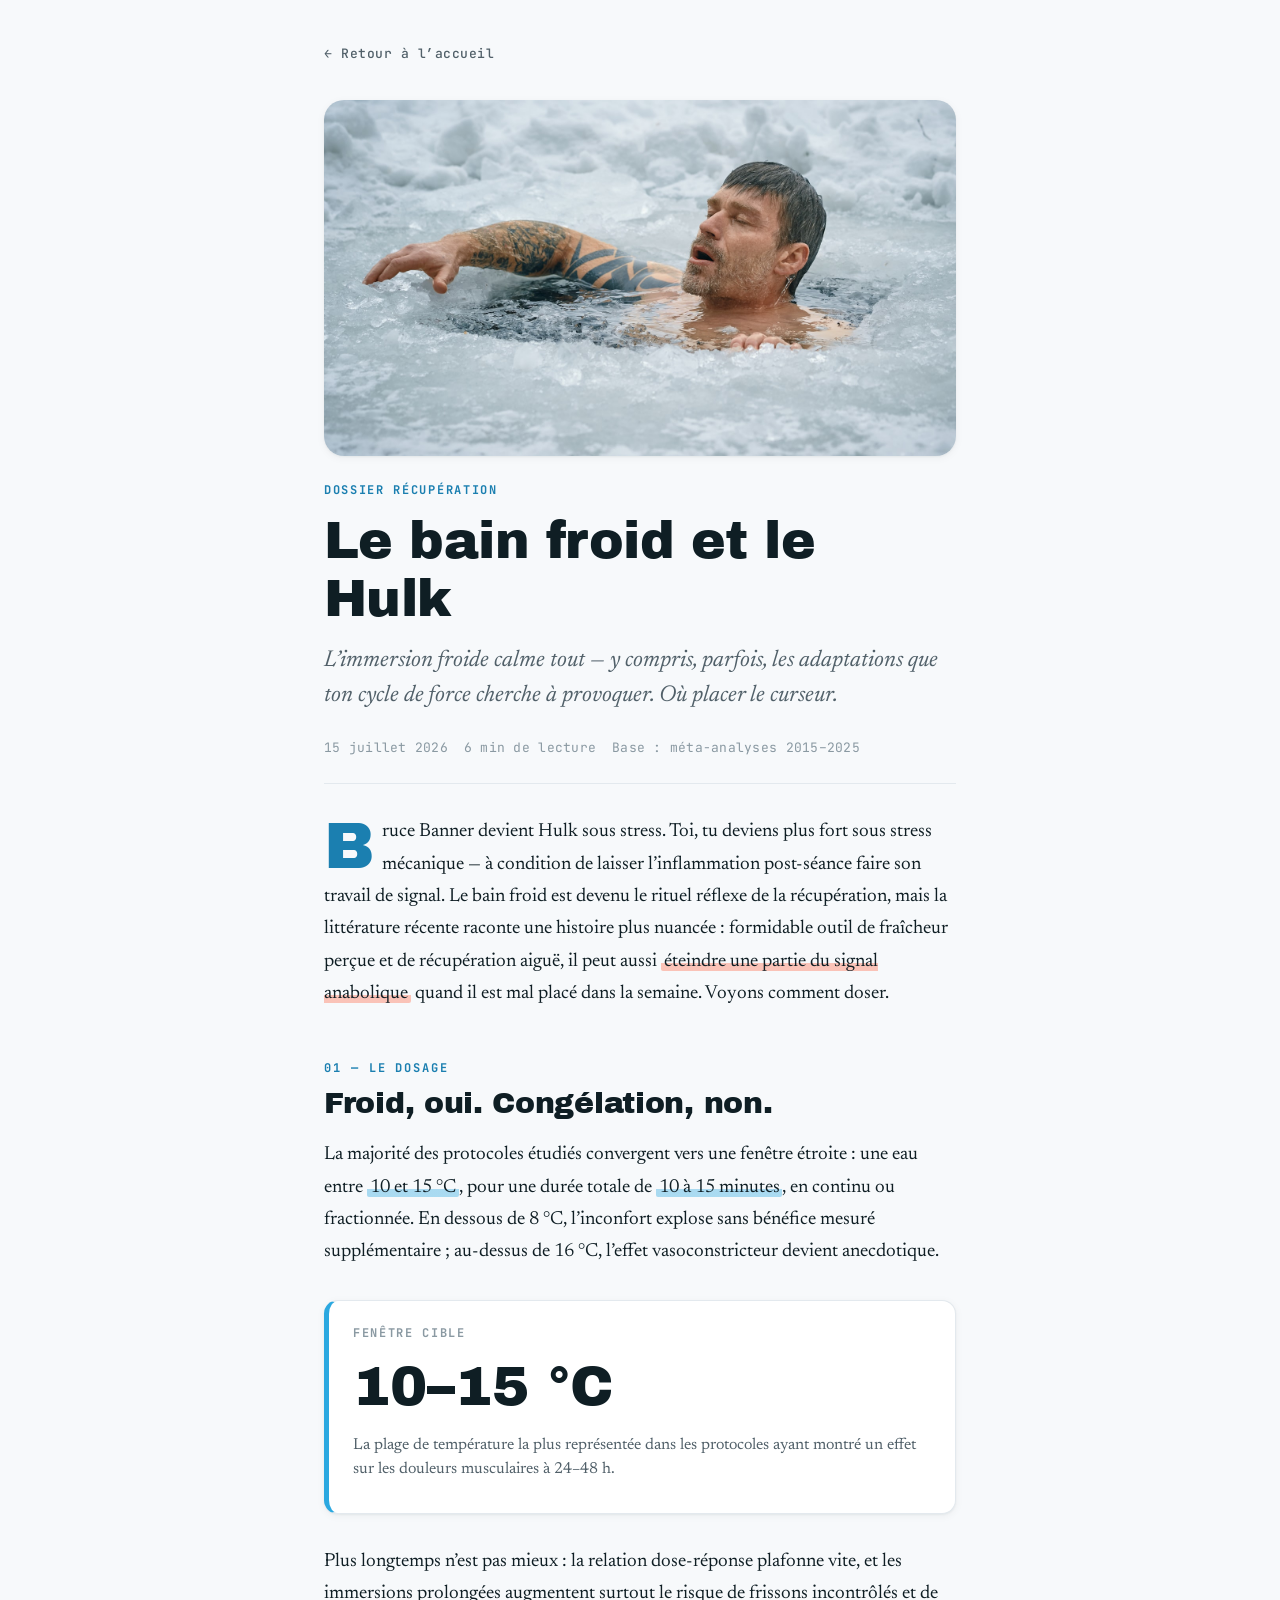
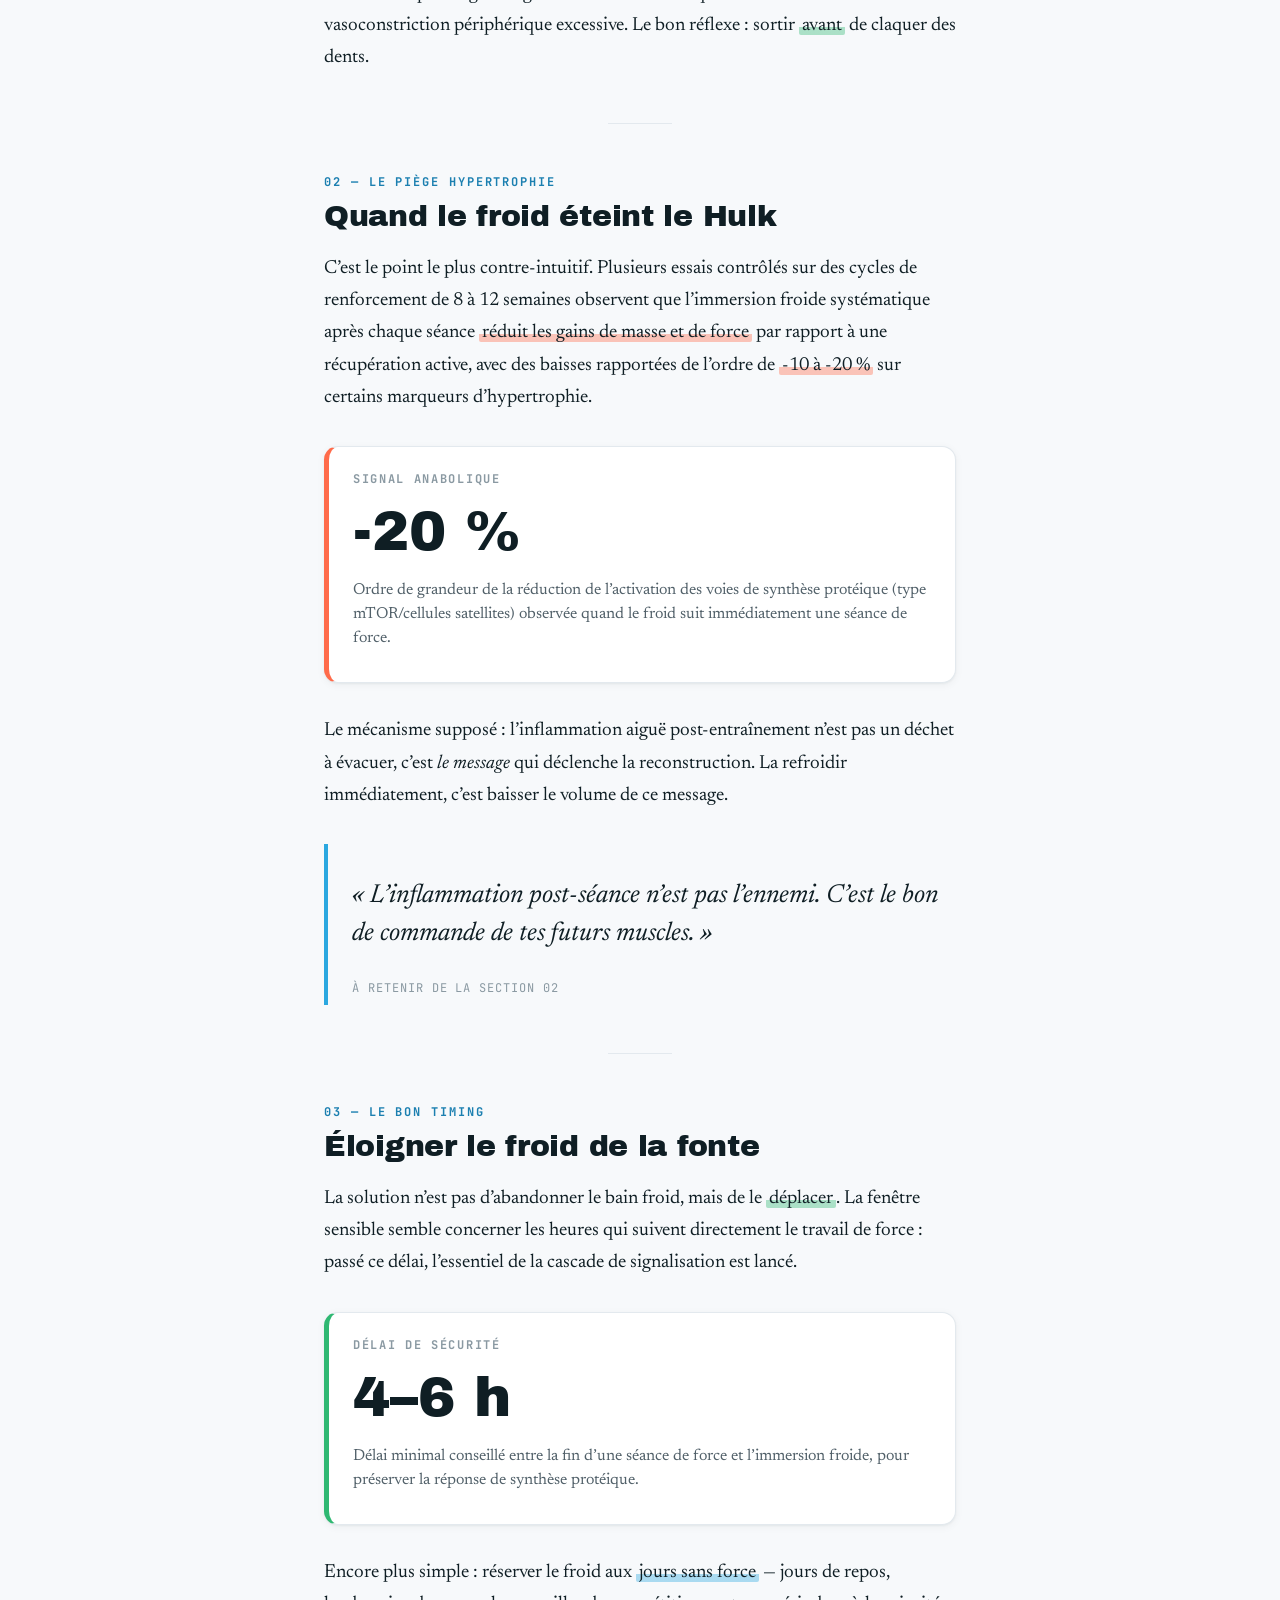
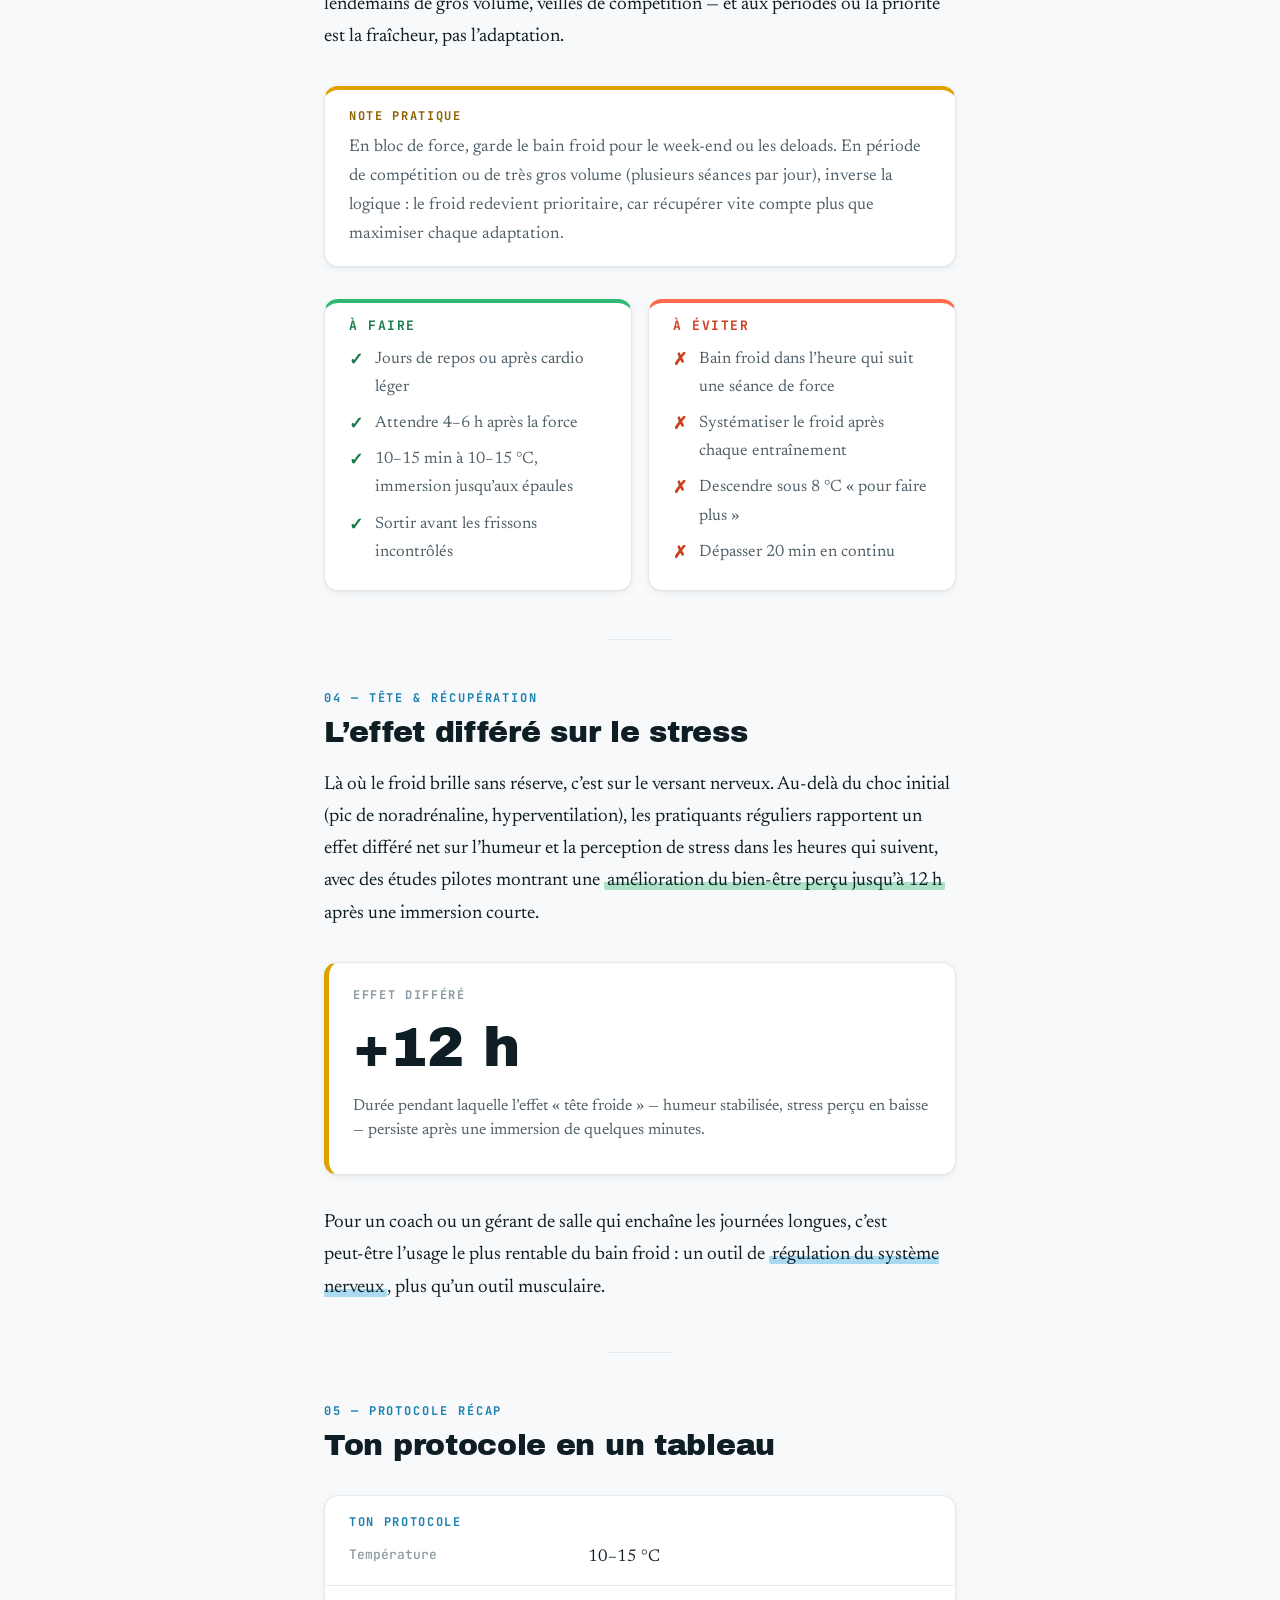
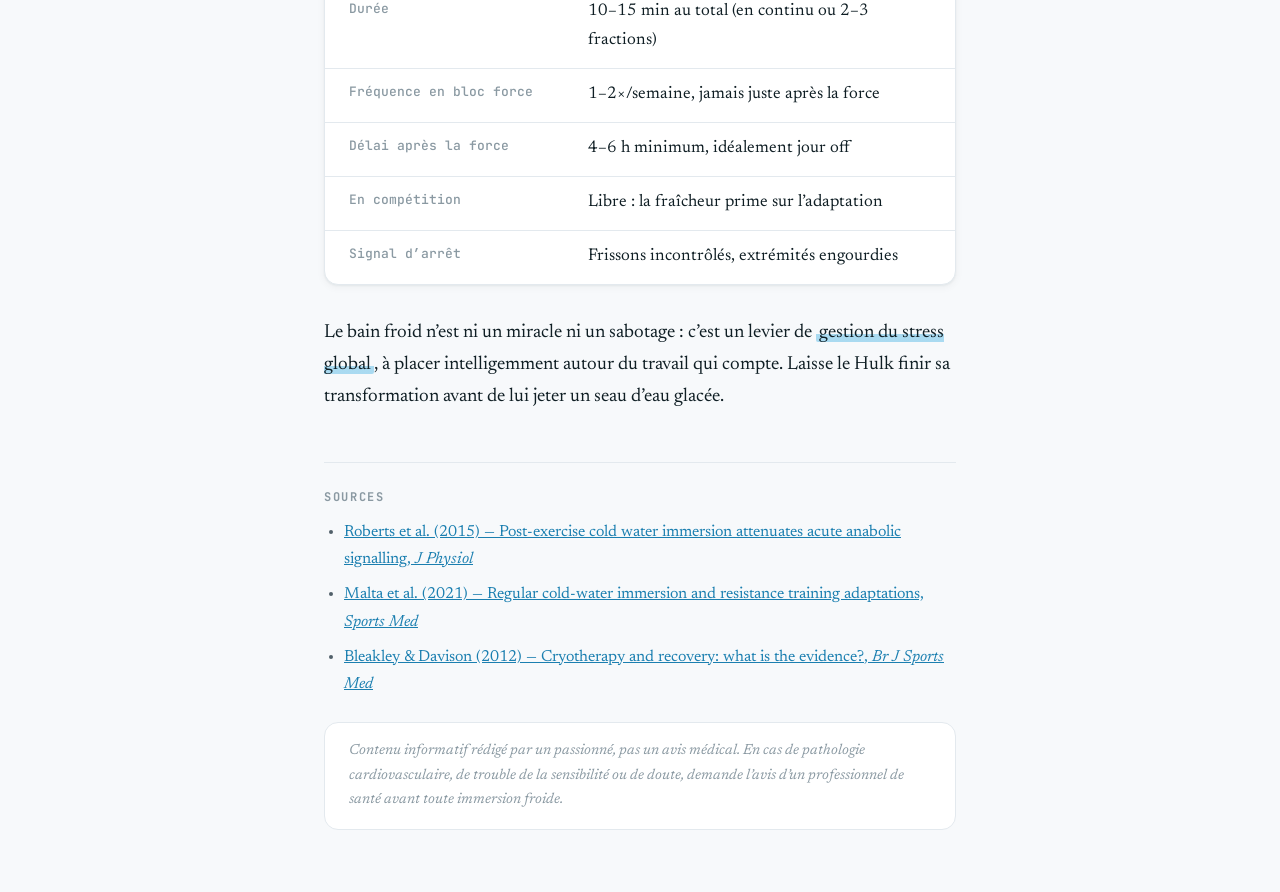
<file: articles/bains-froids.html>
<!DOCTYPE html>
<html lang="fr">
<head>
  <meta charset="UTF-8">
  <meta name="viewport" content="width=device-width, initial-scale=1.0">
  <title>Le bain froid et le Hulk — Carnet de bord</title>
  <meta name="description" content="Ce que dit la science récente de l'immersion froide, relu pour un cycle force.">

  <!-- Thème auto clair/sombre (suit le réglage iPhone) -->
  <meta name="color-scheme" content="light dark">
  <meta name="theme-color" media="(prefers-color-scheme: light)" content="#f7f9fb">
  <meta name="theme-color" media="(prefers-color-scheme: dark)" content="#0c1519">

  <!-- Google Fonts : seule dépendance externe -->
  <link rel="preconnect" href="https://fonts.googleapis.com">
  <link rel="preconnect" href="https://fonts.gstatic.com" crossorigin>
  <link href="https://fonts.googleapis.com/css2?family=Archivo+Black&family=JetBrains+Mono:wght@400;500;700&family=Newsreader:ital,opsz,wght@0,6..72,400..700;1,6..72,400..700&display=swap" rel="stylesheet">

  <!-- Chemins relatifs depuis /articles/ -->
  <link rel="stylesheet" href="../assets/style.css">
  <link rel="stylesheet" href="../assets/article.css">
</head>
<body>

  <!-- 1. Barre de progression de lecture (remplie par le JS en bas de page) -->
  <div class="progress-track" aria-hidden="true">
    <div class="progress-bar" id="progress"></div>
  </div>

  <div class="article-wrap">

    <!-- 2. Retour accueil -->
    <nav aria-label="Fil d'Ariane">
      <a href="../index.html" class="back-link">← Retour à l’accueil</a>
    </nav>

    <article>

      <!-- Couverture -->
      <img class="article-cover" src="../assets/covers/bains-froids.jpg" alt="Un homme immergé jusqu'aux épaules dans une eau glacée, en pleine respiration">

      <!-- 3. Masthead -->
      <header class="masthead">
        <p class="kicker">Dossier récupération</p>
        <h1 class="article-title">Le bain froid et le Hulk</h1>
        <p class="standfirst">L’immersion froide calme tout — y compris, parfois, les adaptations que ton cycle de force cherche à provoquer. Où placer le curseur.</p>
        <div class="byline">
          <time datetime="2026-07-15">15 juillet 2026</time>
          <span>6 min de lecture</span>
          <span>Base : méta-analyses 2015–2025</span>
        </div>
      </header>

      <!-- 5. Lettrine sur le premier paragraphe -->
      <p class="dropcap">Bruce Banner devient Hulk sous stress. Toi, tu deviens plus fort sous stress mécanique — à condition de laisser l’inflammation post-séance faire son travail de signal. Le bain froid est devenu le rituel réflexe de la récupération, mais la littérature récente raconte une histoire plus nuancée : formidable outil de fraîcheur perçue et de récupération aiguë, il peut aussi <mark class="attention">éteindre une partie du signal anabolique</mark> quand il est mal placé dans la semaine. Voyons comment doser.</p>

      <!-- 4. Sections numérotées : sur-titre mono + H2 display -->
      <section>
        <p class="section-label">01 — Le dosage</p>
        <h2 class="section-title">Froid, oui. Congélation, non.</h2>

        <p>La majorité des protocoles étudiés convergent vers une fenêtre étroite : une eau entre <mark>10 et 15&nbsp;°C</mark>, pour une durée totale de <mark>10 à 15 minutes</mark>, en continu ou fractionnée. En dessous de 8&nbsp;°C, l’inconfort explose sans bénéfice mesuré supplémentaire ; au-dessus de 16&nbsp;°C, l’effet vasoconstricteur devient anecdotique.</p>

        <div class="keydata">
          <span class="mono-label">Fenêtre cible</span>
          <p class="chiffre">10–15&nbsp;°C</p>
          <p class="legende">La plage de température la plus représentée dans les protocoles ayant montré un effet sur les douleurs musculaires à 24–48&nbsp;h.</p>
        </div>

        <p>Plus longtemps n’est pas mieux : la relation dose-réponse plafonne vite, et les immersions prolongées augmentent surtout le risque de frissons incontrôlés et de vasoconstriction périphérique excessive. Le bon réflexe : sortir <mark class="positif">avant</mark> de claquer des dents.</p>
      </section>

      <hr class="section-sep">

      <section>
        <p class="section-label">02 — Le piège hypertrophie</p>
        <h2 class="section-title">Quand le froid éteint le Hulk</h2>

        <p>C’est le point le plus contre-intuitif. Plusieurs essais contrôlés sur des cycles de renforcement de 8 à 12 semaines observent que l’immersion froide systématique après chaque séance <mark class="attention">réduit les gains de masse et de force</mark> par rapport à une récupération active, avec des baisses rapportées de l’ordre de <mark class="attention">-10 à -20&nbsp;%</mark> sur certains marqueurs d’hypertrophie.</p>

        <div class="keydata attention">
          <span class="mono-label">Signal anabolique</span>
          <p class="chiffre">-20&nbsp;%</p>
          <p class="legende">Ordre de grandeur de la réduction de l’activation des voies de synthèse protéique (type mTOR/cellules satellites) observée quand le froid suit immédiatement une séance de force.</p>
        </div>

        <p>Le mécanisme supposé : l’inflammation aiguë post-entraînement n’est pas un déchet à évacuer, c’est <em>le message</em> qui déclenche la reconstruction. La refroidir immédiatement, c’est baisser le volume de ce message.</p>

        <!-- Pull-quote -->
        <blockquote class="pull-quote">
          <p>« L’inflammation post-séance n’est pas l’ennemi. C’est le bon de commande de tes futurs muscles. »</p>
          <footer>À retenir de la section 02</footer>
        </blockquote>
      </section>

      <hr class="section-sep">

      <section>
        <p class="section-label">03 — Le bon timing</p>
        <h2 class="section-title">Éloigner le froid de la fonte</h2>

        <p>La solution n’est pas d’abandonner le bain froid, mais de le <mark class="positif">déplacer</mark>. La fenêtre sensible semble concerner les heures qui suivent directement le travail de force : passé ce délai, l’essentiel de la cascade de signalisation est lancé.</p>

        <div class="keydata positif">
          <span class="mono-label">Délai de sécurité</span>
          <p class="chiffre">4–6&nbsp;h</p>
          <p class="legende">Délai minimal conseillé entre la fin d’une séance de force et l’immersion froide, pour préserver la réponse de synthèse protéique.</p>
        </div>

        <p>Encore plus simple : réserver le froid aux <mark>jours sans force</mark> — jours de repos, lendemains de gros volume, veilles de compétition — et aux périodes où la priorité est la fraîcheur, pas l’adaptation.</p>

        <!-- Encart tip -->
        <aside class="tip">
          <span class="mono-label">Note pratique</span>
          <p>En bloc de force, garde le bain froid pour le week-end ou les deloads. En période de compétition ou de très gros volume (plusieurs séances par jour), inverse la logique : le froid redevient prioritaire, car récupérer vite compte plus que maximiser chaque adaptation.</p>
        </aside>

        <!-- Comparatif deux colonnes -->
        <div class="comparatif">
          <div class="colonne faire">
            <h3>À faire</h3>
            <ul>
              <li>Jours de repos ou après cardio léger</li>
              <li>Attendre 4–6&nbsp;h après la force</li>
              <li>10–15 min à 10–15&nbsp;°C, immersion jusqu’aux épaules</li>
              <li>Sortir avant les frissons incontrôlés</li>
            </ul>
          </div>
          <div class="colonne eviter">
            <h3>À éviter</h3>
            <ul>
              <li>Bain froid dans l’heure qui suit une séance de force</li>
              <li>Systématiser le froid après chaque entraînement</li>
              <li>Descendre sous 8&nbsp;°C « pour faire plus »</li>
              <li>Dépasser 20 min en continu</li>
            </ul>
          </div>
        </div>
      </section>

      <hr class="section-sep">

      <section>
        <p class="section-label">04 — Tête &amp; récupération</p>
        <h2 class="section-title">L’effet différé sur le stress</h2>

        <p>Là où le froid brille sans réserve, c’est sur le versant nerveux. Au-delà du choc initial (pic de noradrénaline, hyperventilation), les pratiquants réguliers rapportent un effet différé net sur l’humeur et la perception de stress dans les heures qui suivent, avec des études pilotes montrant une <mark class="positif">amélioration du bien-être perçu jusqu’à 12&nbsp;h</mark> après une immersion courte.</p>

        <div class="keydata retenir">
          <span class="mono-label">Effet différé</span>
          <p class="chiffre">+12&nbsp;h</p>
          <p class="legende">Durée pendant laquelle l’effet « tête froide » — humeur stabilisée, stress perçu en baisse — persiste après une immersion de quelques minutes.</p>
        </div>

        <p>Pour un coach ou un gérant de salle qui enchaîne les journées longues, c’est peut-être l’usage le plus rentable du bain froid : un outil de <mark>régulation du système nerveux</mark>, plus qu’un outil musculaire.</p>
      </section>

      <hr class="section-sep">

      <section>
        <p class="section-label">05 — Protocole récap</p>
        <h2 class="section-title">Ton protocole en un tableau</h2>

        <!-- Tableau récapitulatif encadré -->
        <div class="recap">
          <table>
            <caption>Ton protocole</caption>
            <tbody>
              <tr>
                <th scope="row">Température</th>
                <td>10–15&nbsp;°C</td>
              </tr>
              <tr>
                <th scope="row">Durée</th>
                <td>10–15 min au total (en continu ou 2–3 fractions)</td>
              </tr>
              <tr>
                <th scope="row">Fréquence en bloc force</th>
                <td>1–2×/semaine, jamais juste après la force</td>
              </tr>
              <tr>
                <th scope="row">Délai après la force</th>
                <td>4–6&nbsp;h minimum, idéalement jour off</td>
              </tr>
              <tr>
                <th scope="row">En compétition</th>
                <td>Libre : la fraîcheur prime sur l’adaptation</td>
              </tr>
              <tr>
                <th scope="row">Signal d’arrêt</th>
                <td>Frissons incontrôlés, extrémités engourdies</td>
              </tr>
            </tbody>
          </table>
        </div>

        <p>Le bain froid n’est ni un miracle ni un sabotage : c’est un levier de <mark>gestion du stress global</mark>, à placer intelligemment autour du travail qui compte. Laisse le Hulk finir sa transformation avant de lui jeter un seau d’eau glacée.</p>
      </section>

      <!-- 8. Footer d'article : sources + disclaimer -->
      <footer class="article-footer">
        <span class="mono-label">Sources</span>
        <ul class="sources">
          <li><a href="https://pubmed.ncbi.nlm.nih.gov/26174323/" target="_blank" rel="noopener">Roberts et al. (2015) — Post-exercise cold water immersion attenuates acute anabolic signalling, <em>J Physiol</em></a></li>
          <li><a href="https://pubmed.ncbi.nlm.nih.gov/31696455/" target="_blank" rel="noopener">Malta et al. (2021) — Regular cold-water immersion and resistance training adaptations, <em>Sports Med</em></a></li>
          <li><a href="https://pubmed.ncbi.nlm.nih.gov/22336838/" target="_blank" rel="noopener">Bleakley &amp; Davison (2012) — Cryotherapy and recovery: what is the evidence?, <em>Br J Sports Med</em></a></li>
        </ul>
        <p class="disclaimer">Contenu informatif rédigé par un passionné, pas un avis médical. En cas de pathologie cardiovasculaire, de trouble de la sensibilité ou de doute, demande l’avis d’un professionnel de santé avant toute immersion froide.</p>
      </footer>

    </article>
  </div>

  <script>
    (function () {
      "use strict";

      /* ------------------------------------------------------
         Barre de progression de lecture.
         - scroll en écouteur `passive` (pas de blocage du défilement)
         - hauteur défilable recalculée au resize (rotation d'écran,
           chargement des fontes…)
         - transform: scaleX() plutôt que width → pas de reflow
         ------------------------------------------------------ */
      var bar = document.getElementById("progress");
      var maxScroll = 1;

      function recalculer() {
        maxScroll = Math.max(
          document.documentElement.scrollHeight - window.innerHeight,
          1 // évite une division par zéro sur les pages courtes
        );
        peindre();
      }

      function peindre() {
        var ratio = Math.min(window.scrollY / maxScroll, 1);
        bar.style.transform = "scaleX(" + ratio + ")";
      }

      window.addEventListener("scroll", peindre, { passive: true });
      window.addEventListener("resize", recalculer);
      window.addEventListener("load", recalculer); // après fontes/images
      recalculer();
    })();
  </script>
</body>
</html>
</file>
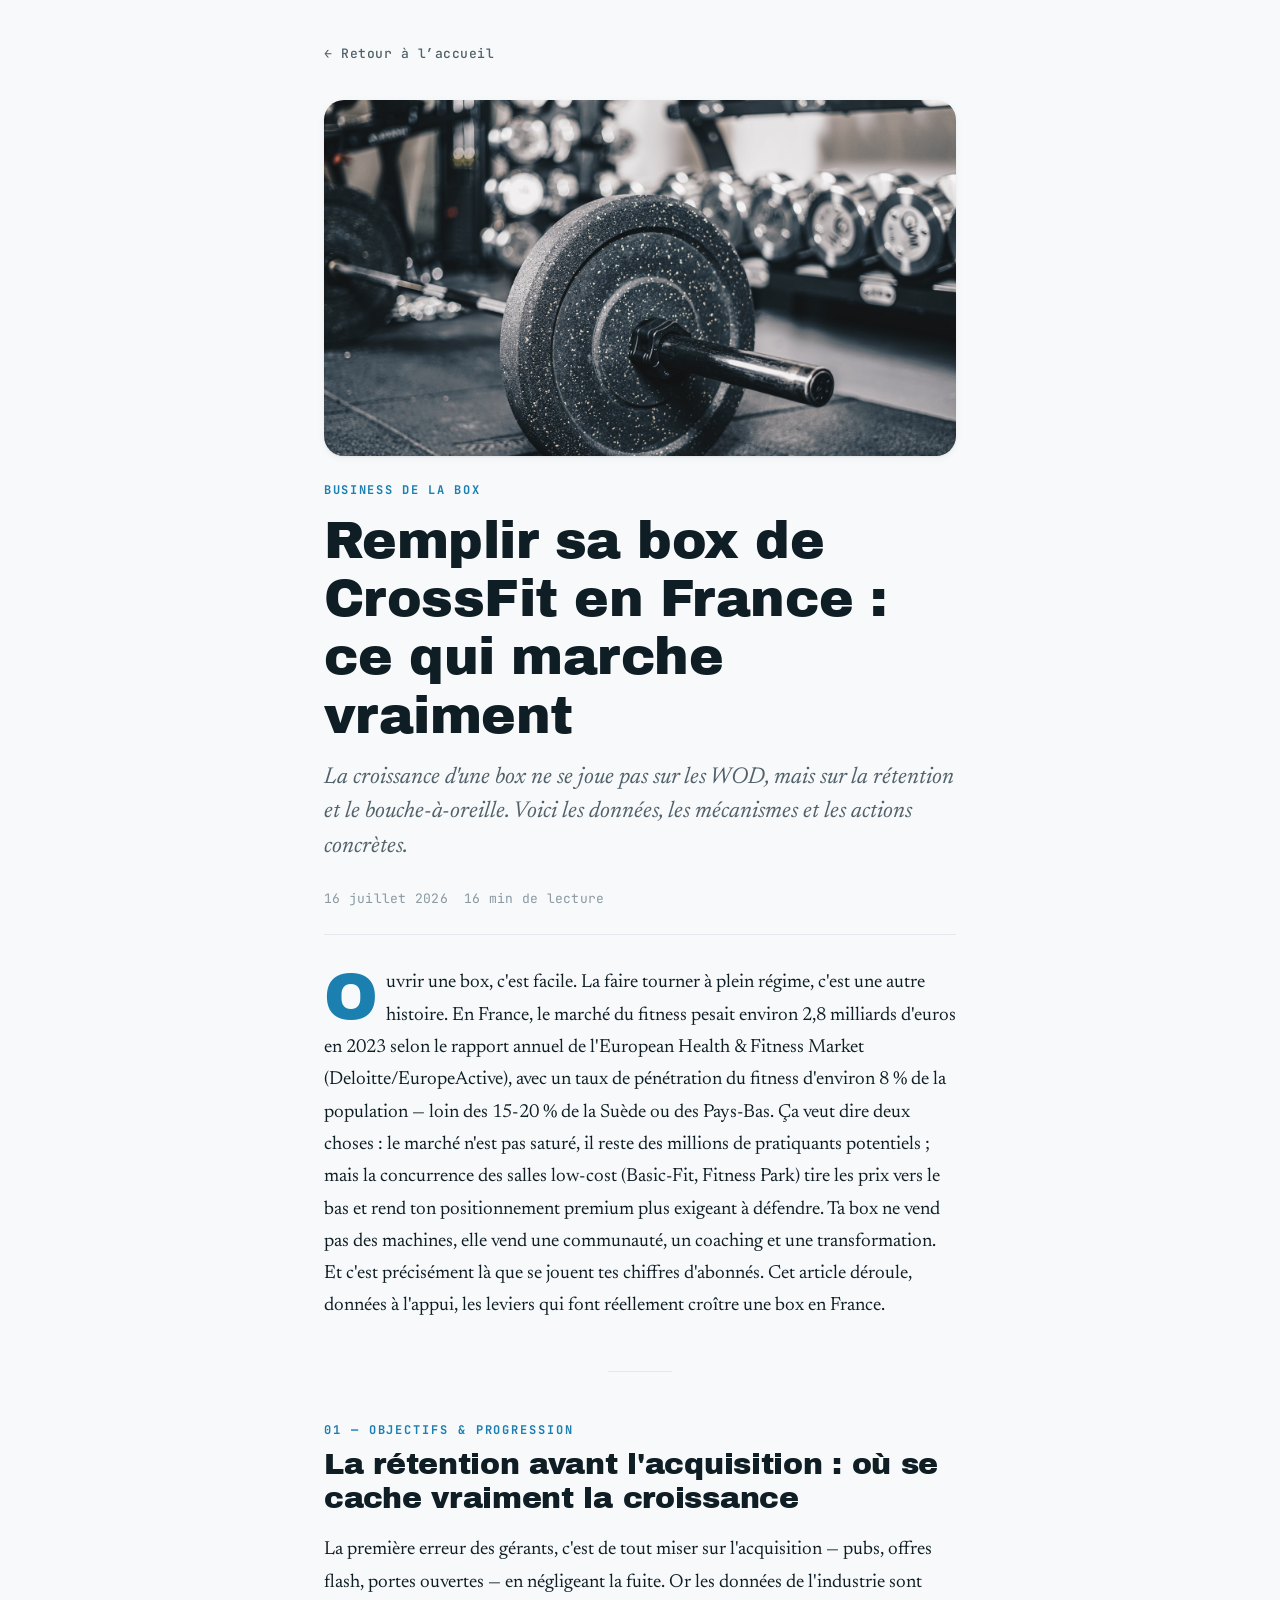
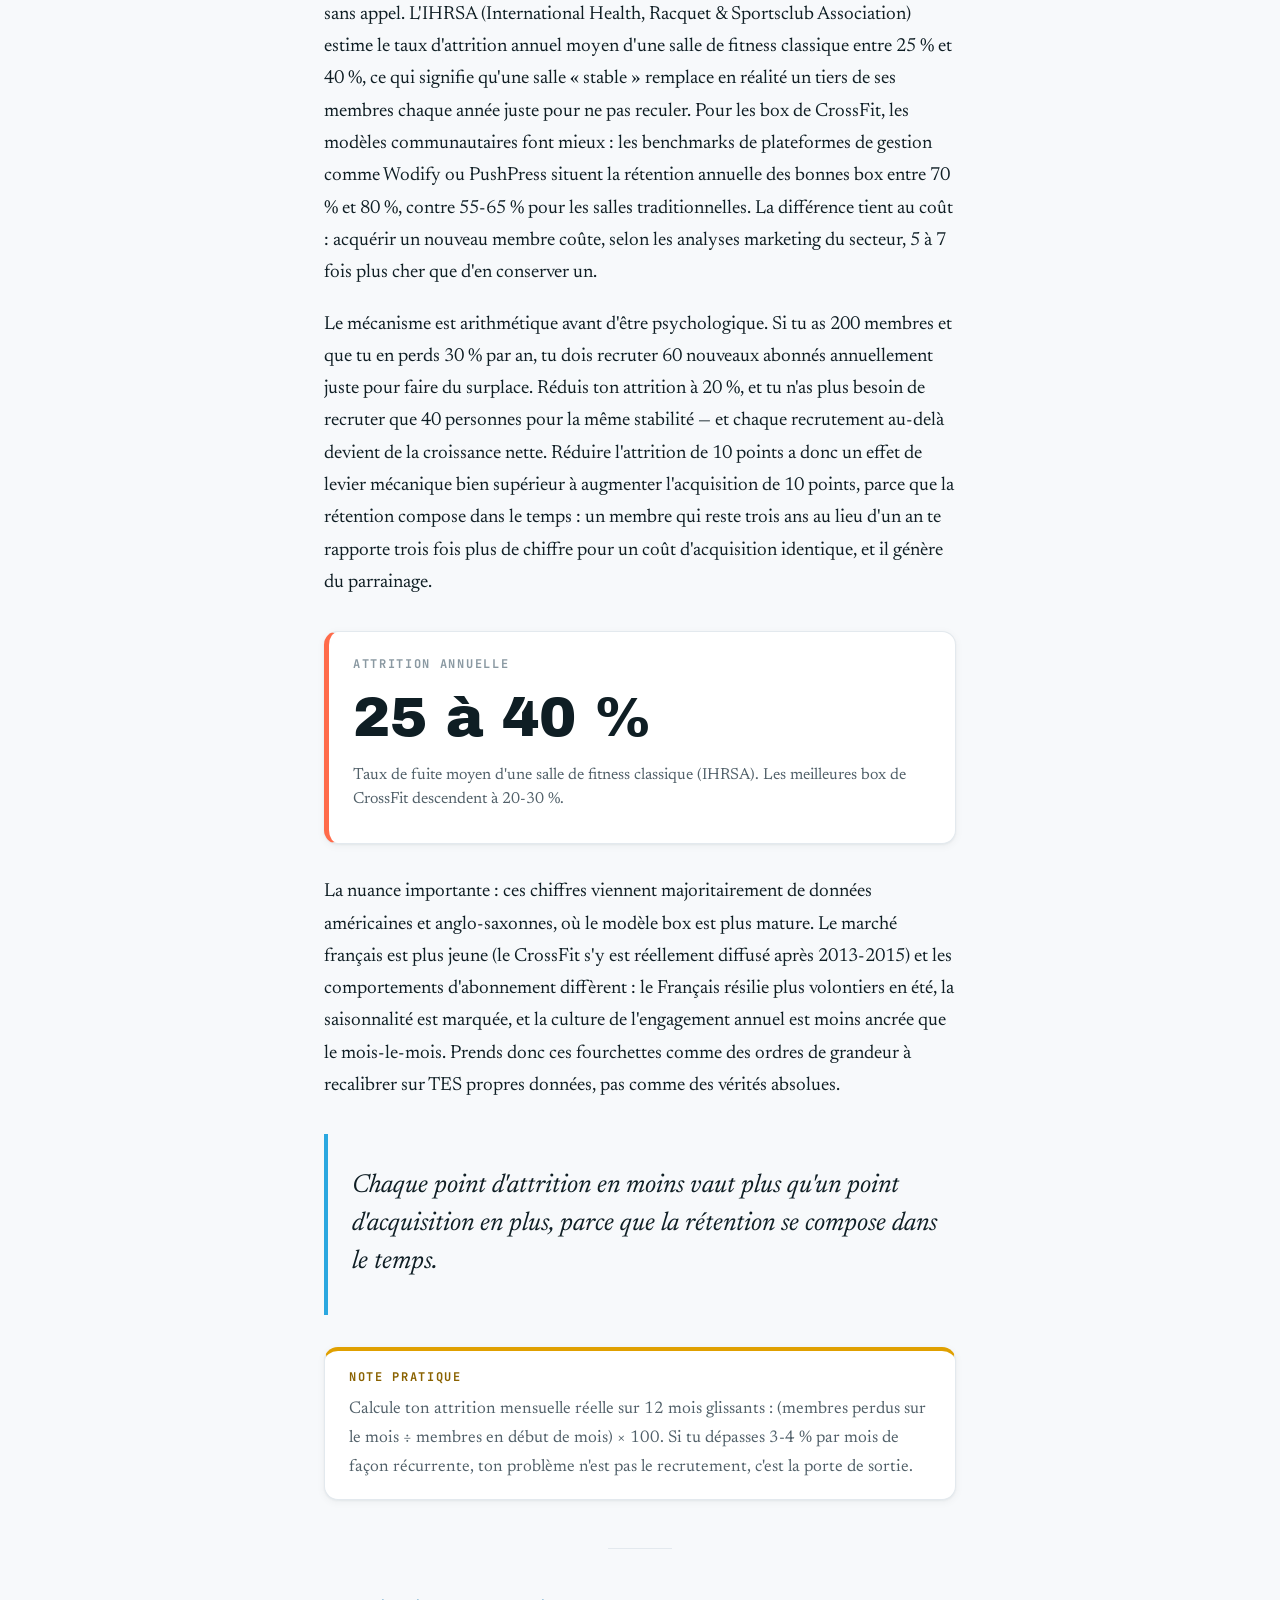
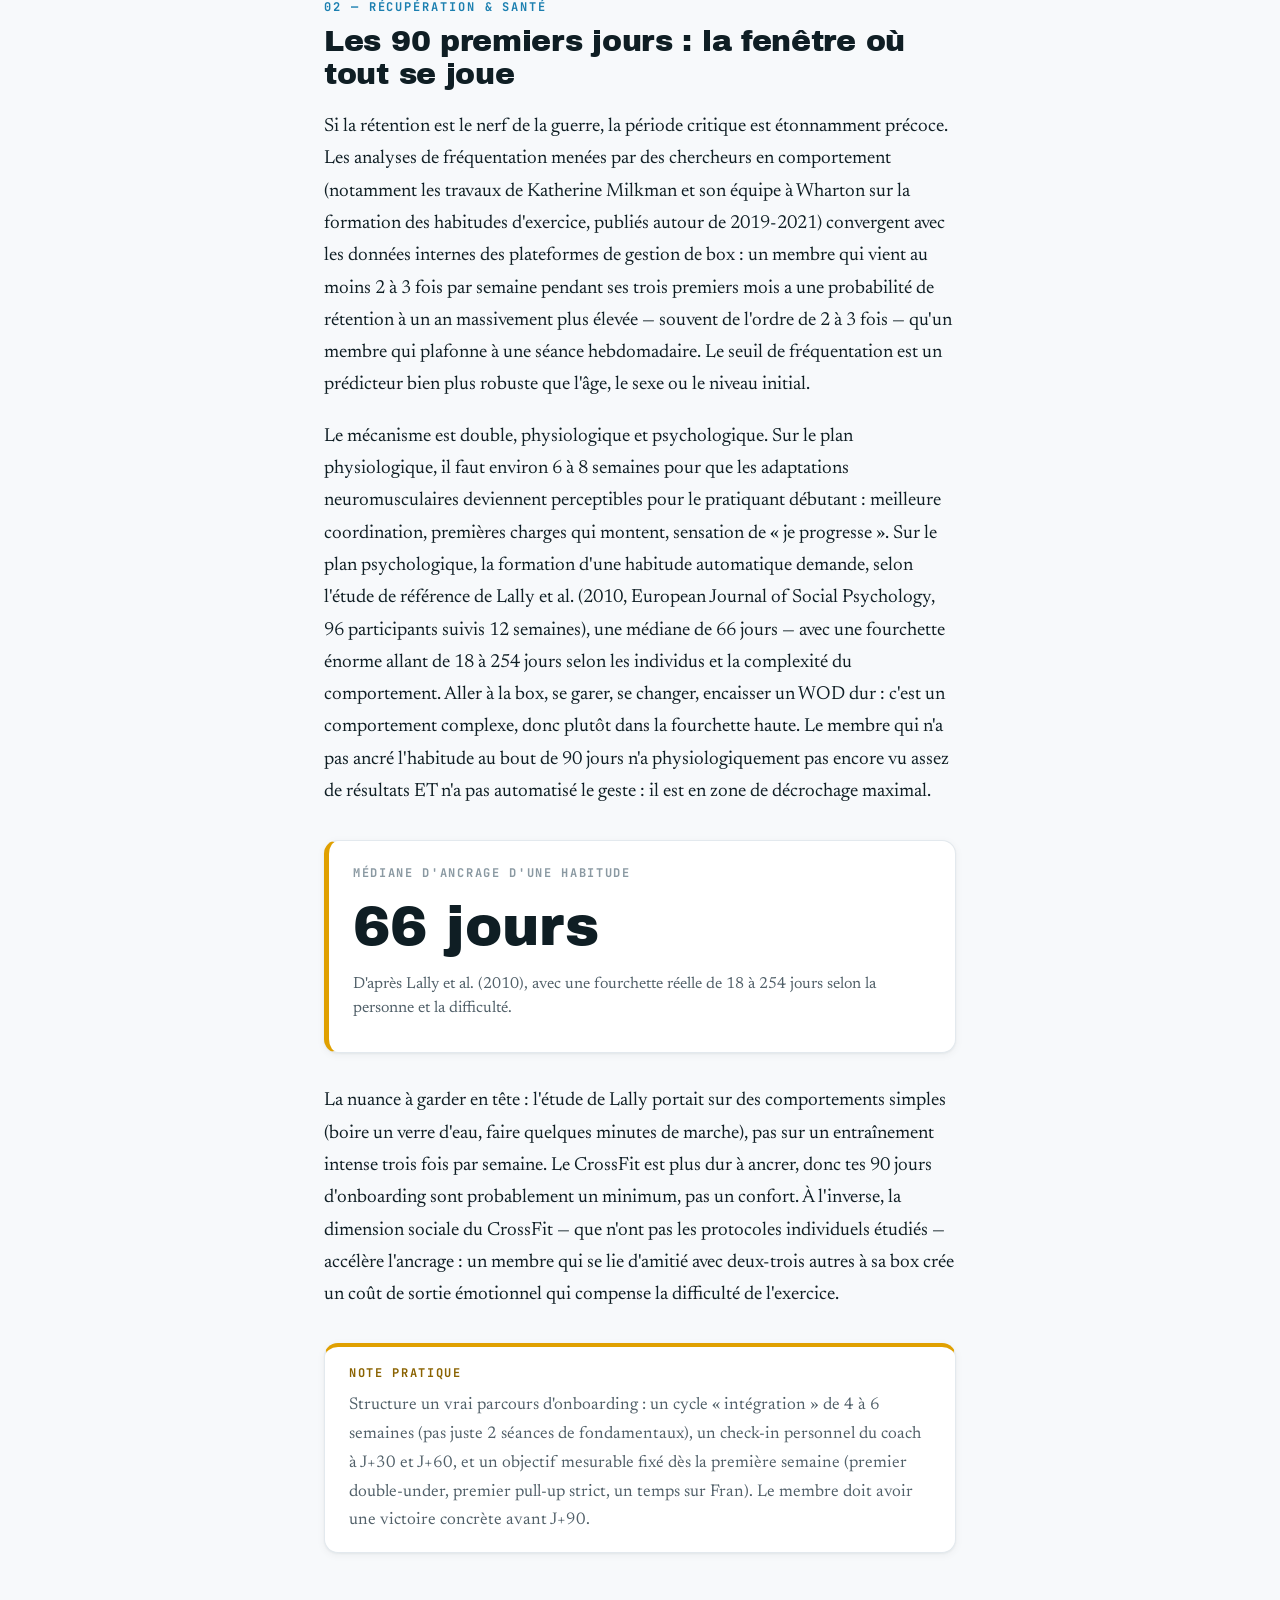
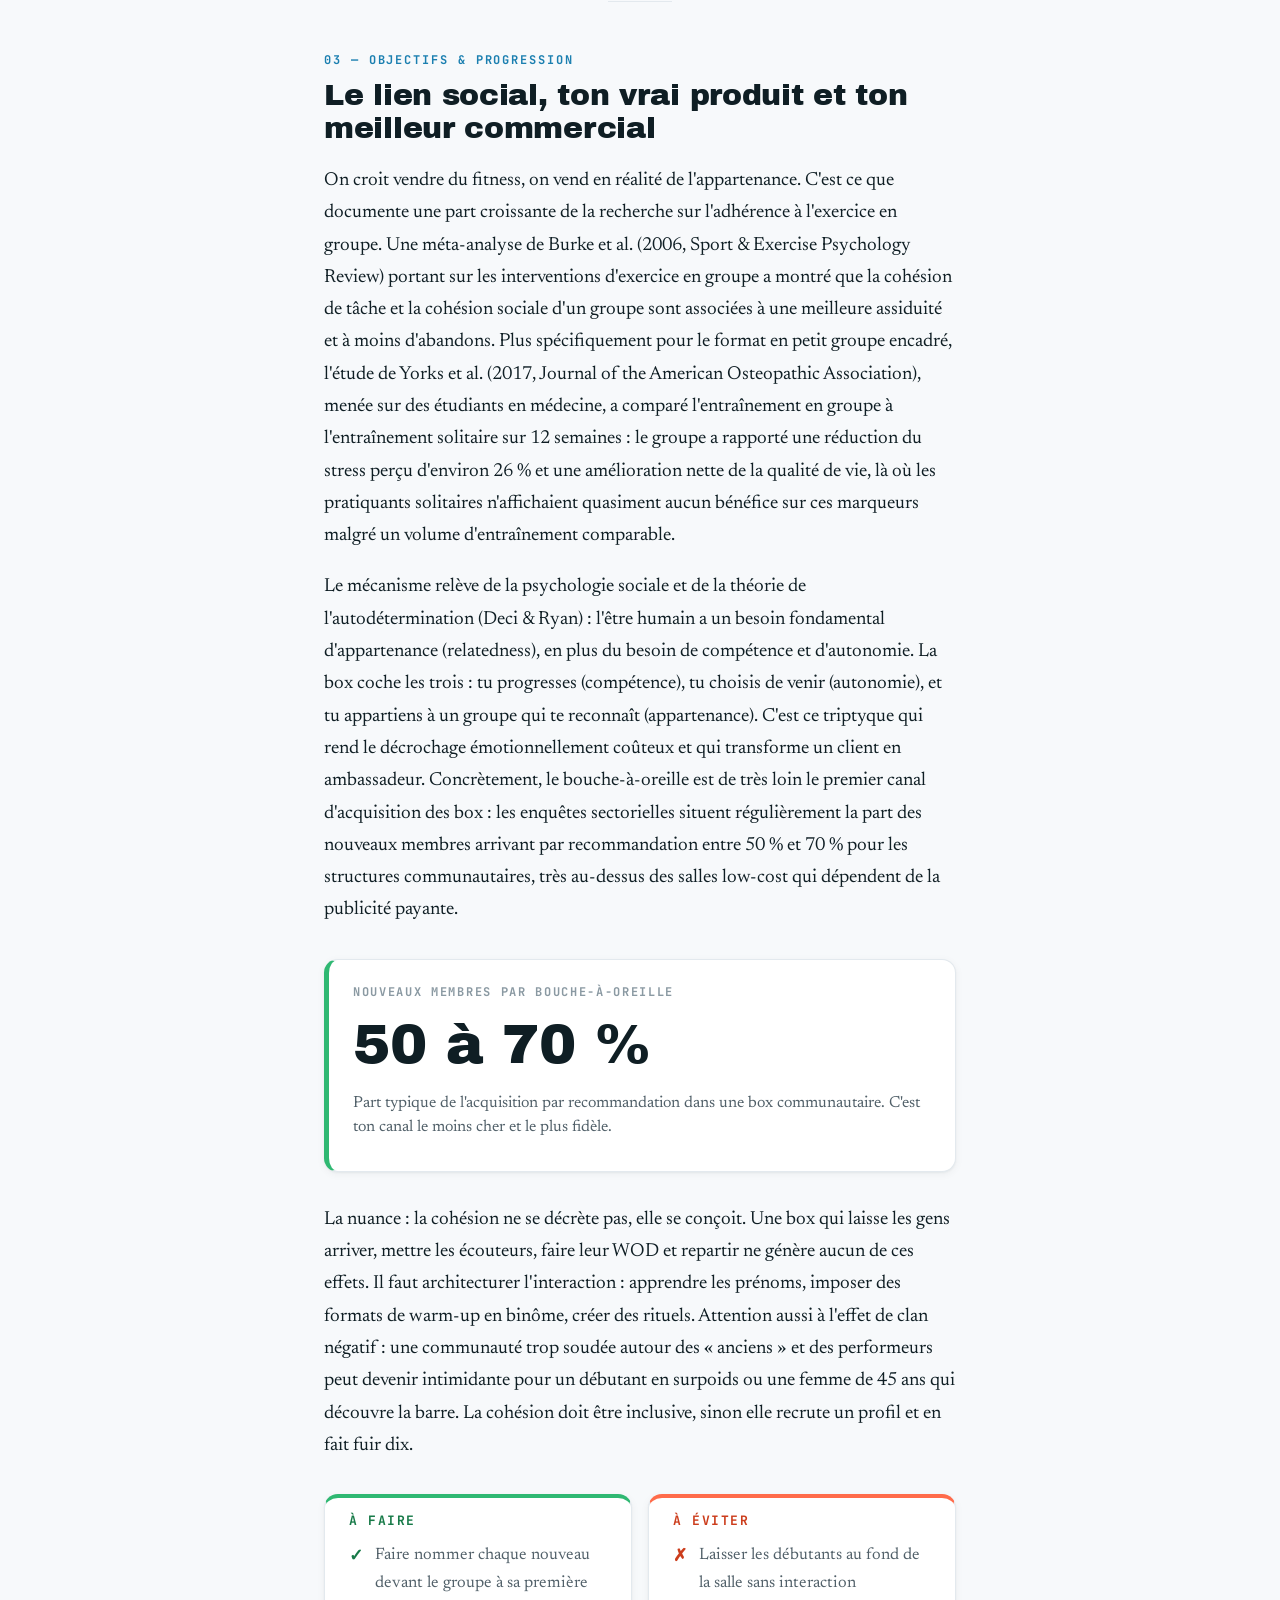
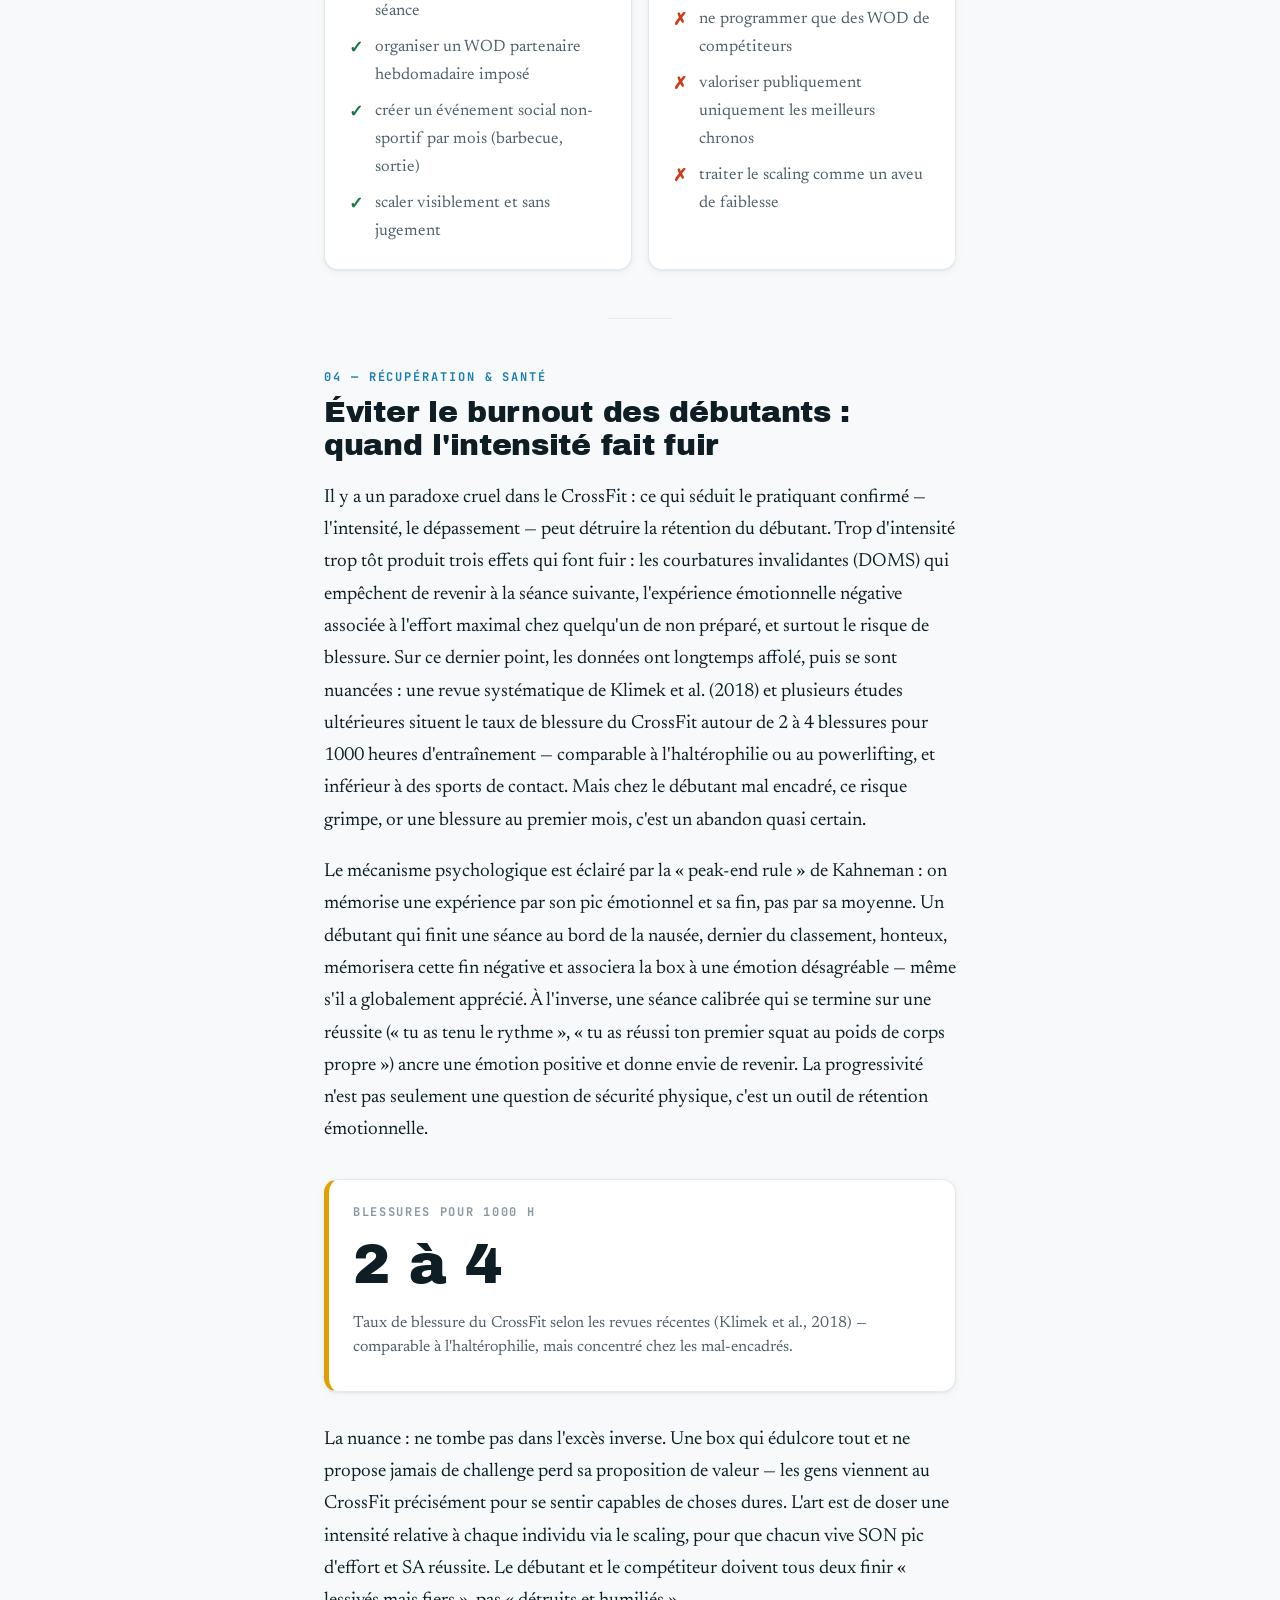
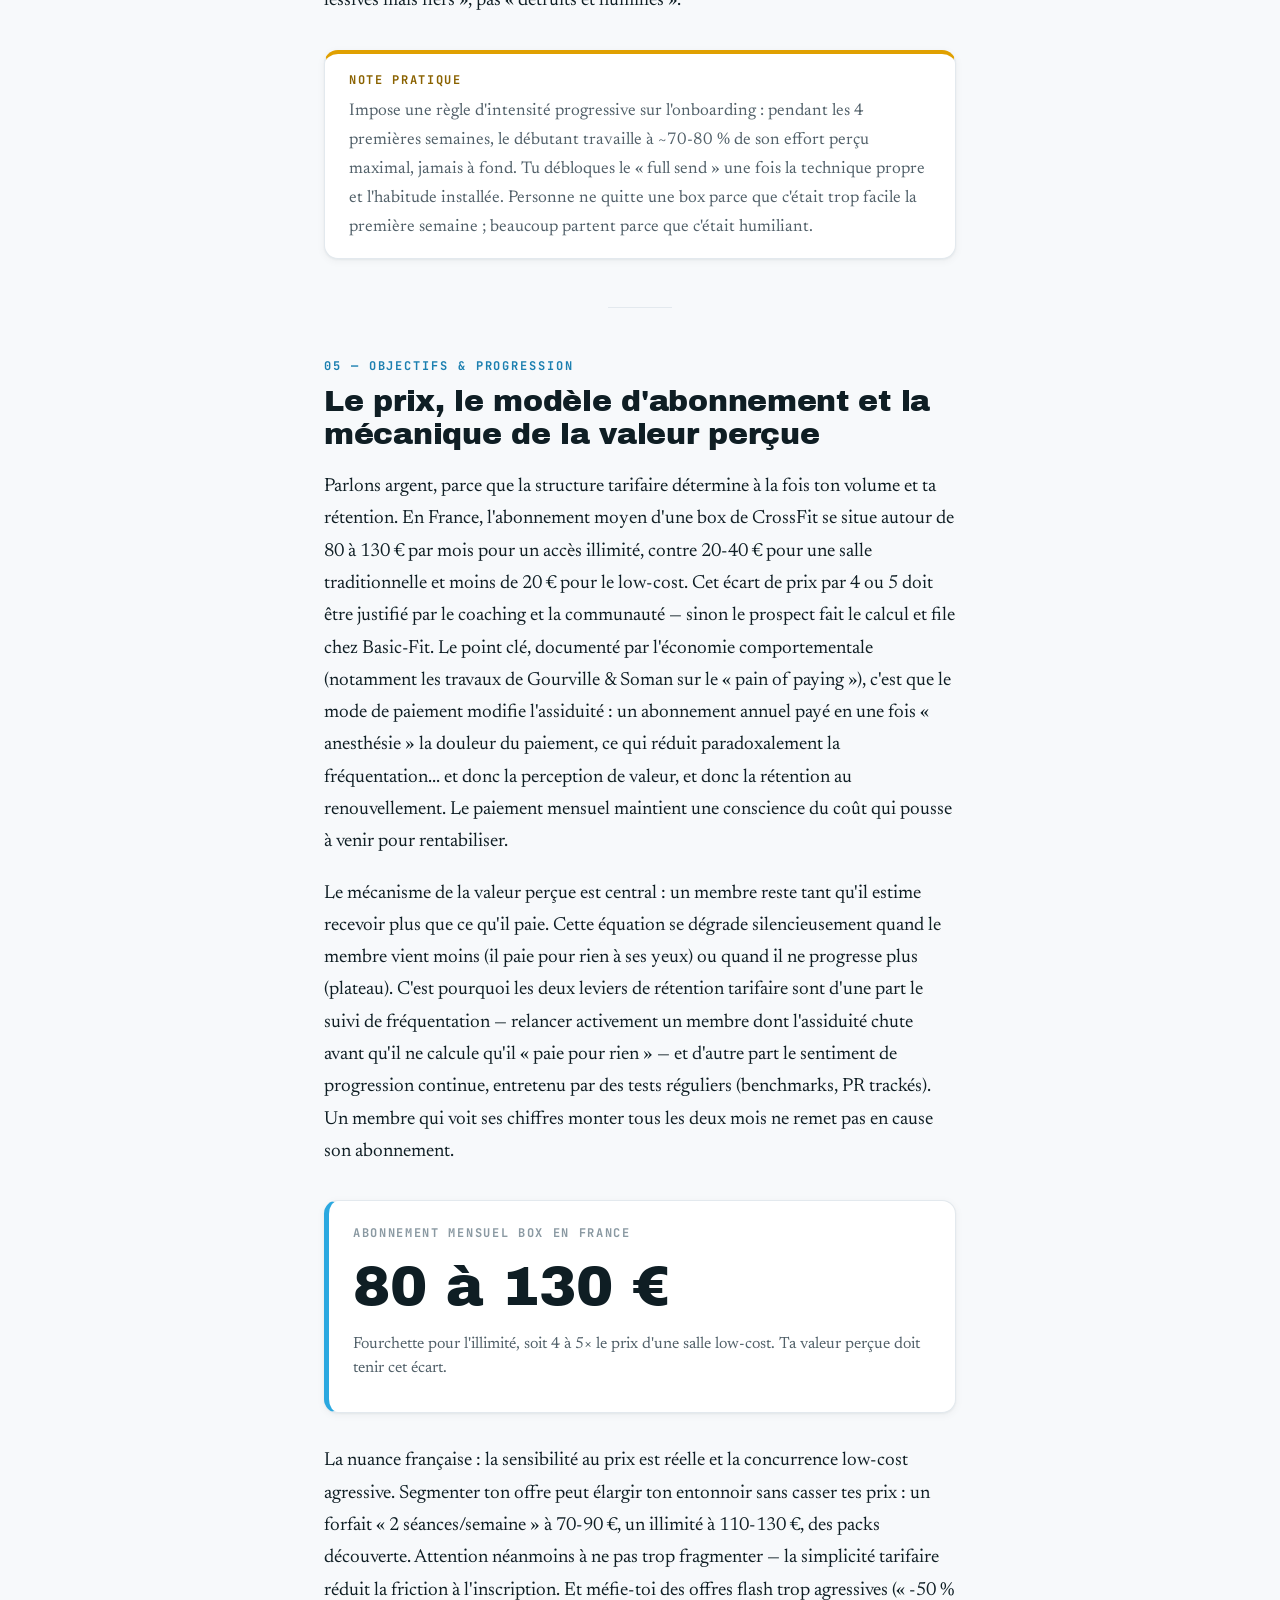
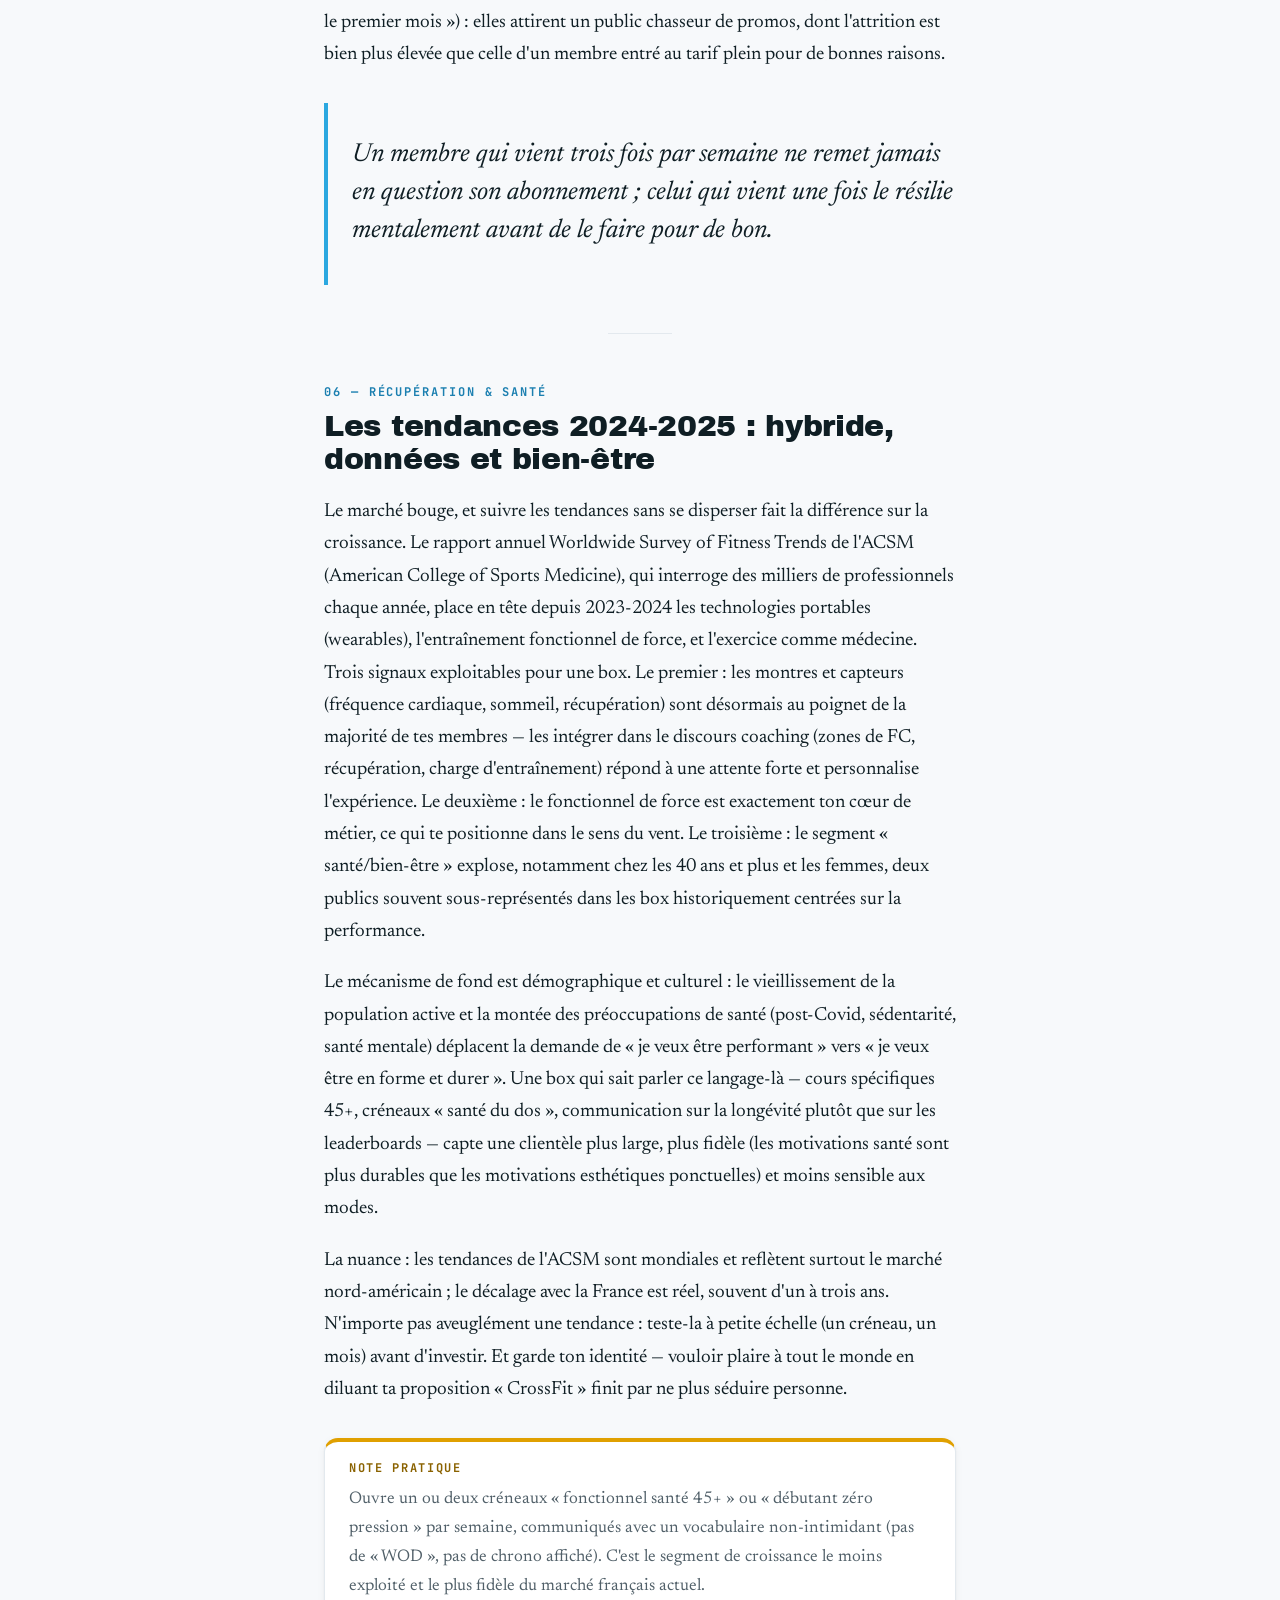
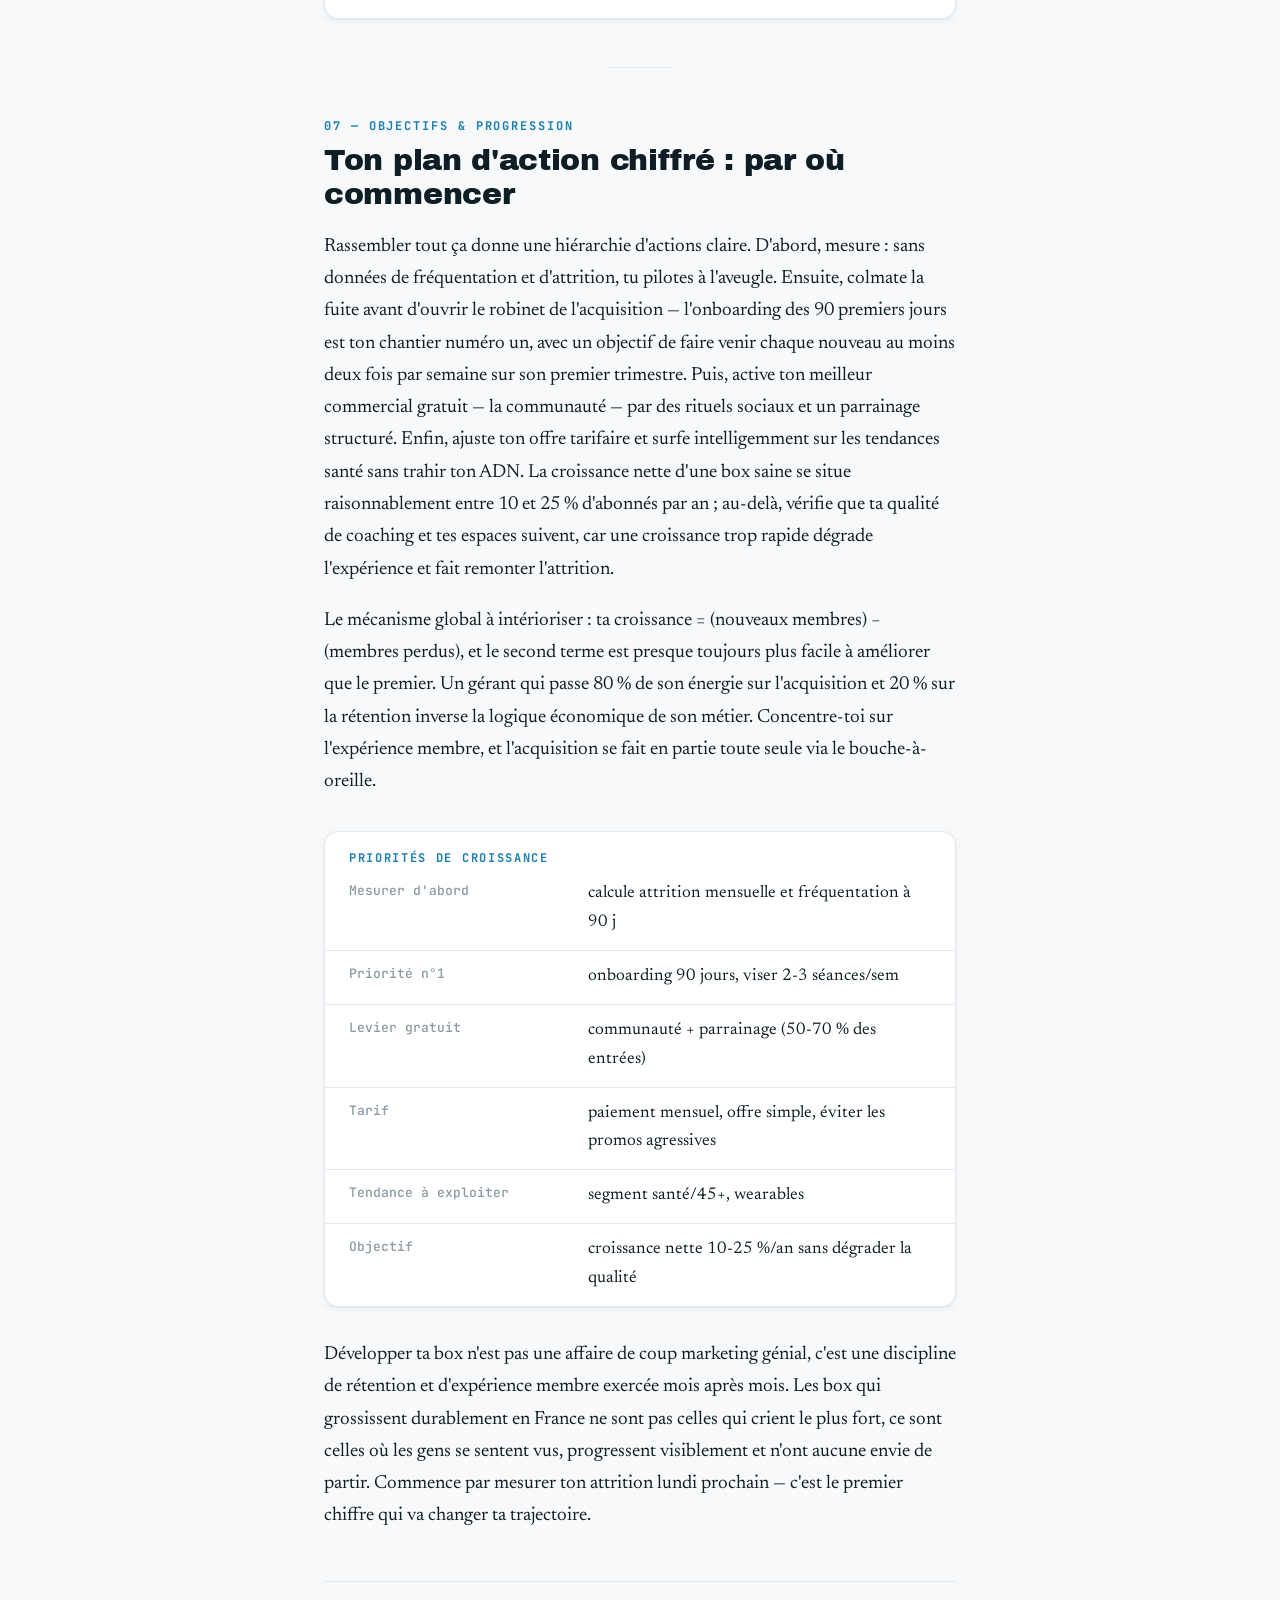
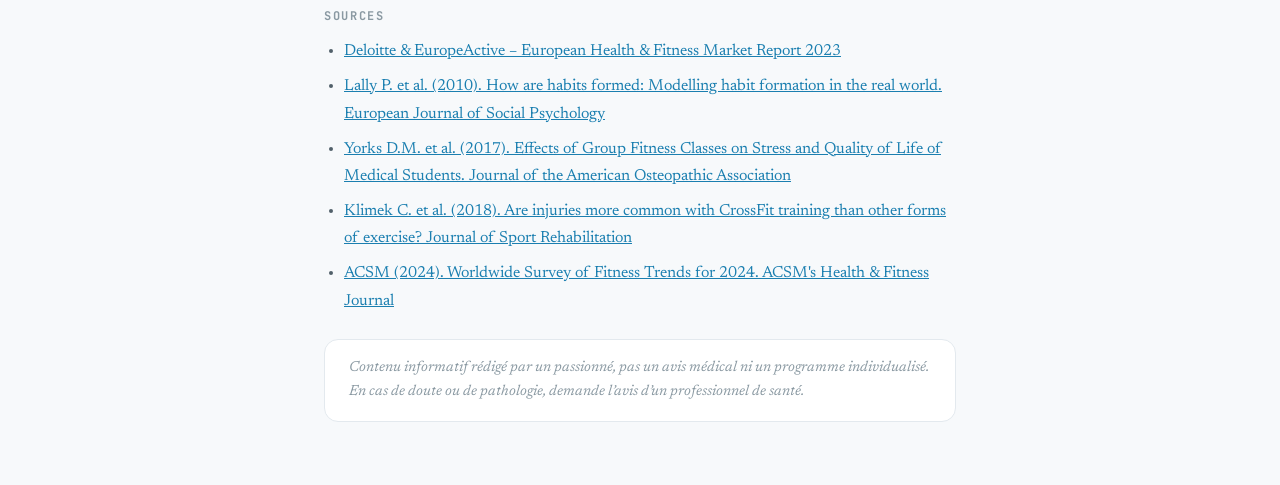
<file: articles/remplir-sa-box-de-crossfit-en-france-ce-qui-marche-vraiment.html>
<!DOCTYPE html>
<html lang="fr">
<head>
  <meta charset="UTF-8">
  <meta name="viewport" content="width=device-width, initial-scale=1.0">
  <title>Remplir sa box de CrossFit en France : ce qui marche vraiment — Carnet de bord</title>
  <meta name="description" content="Acquisition, rétention, tarifs, tendances 2024 : les leviers chiffrés pour développer le nombre d'abonnés de ta salle de CrossFit en France.">

  <meta name="color-scheme" content="light dark">
  <meta name="theme-color" media="(prefers-color-scheme: light)" content="#f7f9fb">
  <meta name="theme-color" media="(prefers-color-scheme: dark)" content="#0c1519">

  <link rel="preconnect" href="https://fonts.googleapis.com">
  <link rel="preconnect" href="https://fonts.gstatic.com" crossorigin>
  <link href="https://fonts.googleapis.com/css2?family=Archivo+Black&family=JetBrains+Mono:wght@400;500;700&family=Newsreader:ital,opsz,wght@0,6..72,400..700;1,6..72,400..700&display=swap" rel="stylesheet">

  <link rel="stylesheet" href="../assets/style.css">
  <link rel="stylesheet" href="../assets/article.css">
</head>
<body>

  <div class="progress-track" aria-hidden="true">
    <div class="progress-bar" id="progress"></div>
  </div>

  <div class="article-wrap">

    <nav aria-label="Fil d'Ariane">
      <a href="../index.html" class="back-link">← Retour à l’accueil</a>
    </nav>

    <article>

      <img class="article-cover" src="../assets/covers/defaut.jpg" alt="Illustration : barre olympique chargée posée au sol d'une salle de CrossFit">

      <header class="masthead">
        <p class="kicker">Business de la box</p>
        <h1 class="article-title">Remplir sa box de CrossFit en France : ce qui marche vraiment</h1>
        <p class="standfirst">La croissance d'une box ne se joue pas sur les WOD, mais sur la rétention et le bouche-à-oreille. Voici les données, les mécanismes et les actions concrètes.</p>
        <div class="byline">
          <time datetime="2026-07-16">16 juillet 2026</time>
          <span>16 min de lecture</span>
        </div>
      </header>

<p class="dropcap">Ouvrir une box, c'est facile. La faire tourner à plein régime, c'est une autre histoire. En France, le marché du fitness pesait environ 2,8 milliards d'euros en 2023 selon le rapport annuel de l'European Health &amp; Fitness Market (Deloitte/EuropeActive), avec un taux de pénétration du fitness d'environ 8 % de la population — loin des 15-20 % de la Suède ou des Pays-Bas. Ça veut dire deux choses : le marché n'est pas saturé, il reste des millions de pratiquants potentiels ; mais la concurrence des salles low-cost (Basic-Fit, Fitness Park) tire les prix vers le bas et rend ton positionnement premium plus exigeant à défendre. Ta box ne vend pas des machines, elle vend une communauté, un coaching et une transformation. Et c'est précisément là que se jouent tes chiffres d'abonnés. Cet article déroule, données à l'appui, les leviers qui font réellement croître une box en France.</p>
<hr class="section-sep">
<section>
<p class="section-label">01 — Objectifs &amp; progression</p>
<h2 class="section-title">La rétention avant l'acquisition : où se cache vraiment la croissance</h2>
<p>La première erreur des gérants, c'est de tout miser sur l'acquisition — pubs, offres flash, portes ouvertes — en négligeant la fuite. Or les données de l'industrie sont sans appel. L'IHRSA (International Health, Racquet &amp; Sportsclub Association) estime le taux d'attrition annuel moyen d'une salle de fitness classique entre 25 % et 40 %, ce qui signifie qu'une salle « stable » remplace en réalité un tiers de ses membres chaque année juste pour ne pas reculer. Pour les box de CrossFit, les modèles communautaires font mieux : les benchmarks de plateformes de gestion comme Wodify ou PushPress situent la rétention annuelle des bonnes box entre 70 % et 80 %, contre 55-65 % pour les salles traditionnelles. La différence tient au coût : acquérir un nouveau membre coûte, selon les analyses marketing du secteur, 5 à 7 fois plus cher que d'en conserver un.</p>
<p>Le mécanisme est arithmétique avant d'être psychologique. Si tu as 200 membres et que tu en perds 30 % par an, tu dois recruter 60 nouveaux abonnés annuellement juste pour faire du surplace. Réduis ton attrition à 20 %, et tu n'as plus besoin de recruter que 40 personnes pour la même stabilité — et chaque recrutement au-delà devient de la croissance nette. Réduire l'attrition de 10 points a donc un effet de levier mécanique bien supérieur à augmenter l'acquisition de 10 points, parce que la rétention compose dans le temps : un membre qui reste trois ans au lieu d'un an te rapporte trois fois plus de chiffre pour un coût d'acquisition identique, et il génère du parrainage.</p>
<div class="keydata attention"><span class="mono-label">Attrition annuelle</span><p class="chiffre">25 à 40 %</p><p class="legende">Taux de fuite moyen d'une salle de fitness classique (IHRSA). Les meilleures box de CrossFit descendent à 20-30 %.</p></div>
<p>La nuance importante : ces chiffres viennent majoritairement de données américaines et anglo-saxonnes, où le modèle box est plus mature. Le marché français est plus jeune (le CrossFit s'y est réellement diffusé après 2013-2015) et les comportements d'abonnement diffèrent : le Français résilie plus volontiers en été, la saisonnalité est marquée, et la culture de l'engagement annuel est moins ancrée que le mois-le-mois. Prends donc ces fourchettes comme des ordres de grandeur à recalibrer sur TES propres données, pas comme des vérités absolues.</p>
<blockquote class="pull-quote"><p>Chaque point d'attrition en moins vaut plus qu'un point d'acquisition en plus, parce que la rétention se compose dans le temps.</p></blockquote>
<aside class="tip"><span class="mono-label">Note pratique</span><p>Calcule ton attrition mensuelle réelle sur 12 mois glissants : (membres perdus sur le mois ÷ membres en début de mois) × 100. Si tu dépasses 3-4 % par mois de façon récurrente, ton problème n'est pas le recrutement, c'est la porte de sortie.</p></aside>
</section>
<hr class="section-sep">
<section>
<p class="section-label">02 — Récupération &amp; santé</p>
<h2 class="section-title">Les 90 premiers jours : la fenêtre où tout se joue</h2>
<p>Si la rétention est le nerf de la guerre, la période critique est étonnamment précoce. Les analyses de fréquentation menées par des chercheurs en comportement (notamment les travaux de Katherine Milkman et son équipe à Wharton sur la formation des habitudes d'exercice, publiés autour de 2019-2021) convergent avec les données internes des plateformes de gestion de box : un membre qui vient au moins 2 à 3 fois par semaine pendant ses trois premiers mois a une probabilité de rétention à un an massivement plus élevée — souvent de l'ordre de 2 à 3 fois — qu'un membre qui plafonne à une séance hebdomadaire. Le seuil de fréquentation est un prédicteur bien plus robuste que l'âge, le sexe ou le niveau initial.</p>
<p>Le mécanisme est double, physiologique et psychologique. Sur le plan physiologique, il faut environ 6 à 8 semaines pour que les adaptations neuromusculaires deviennent perceptibles pour le pratiquant débutant : meilleure coordination, premières charges qui montent, sensation de « je progresse ». Sur le plan psychologique, la formation d'une habitude automatique demande, selon l'étude de référence de Lally et al. (2010, European Journal of Social Psychology, 96 participants suivis 12 semaines), une médiane de 66 jours — avec une fourchette énorme allant de 18 à 254 jours selon les individus et la complexité du comportement. Aller à la box, se garer, se changer, encaisser un WOD dur : c'est un comportement complexe, donc plutôt dans la fourchette haute. Le membre qui n'a pas ancré l'habitude au bout de 90 jours n'a physiologiquement pas encore vu assez de résultats ET n'a pas automatisé le geste : il est en zone de décrochage maximal.</p>
<div class="keydata retenir"><span class="mono-label">Médiane d'ancrage d'une habitude</span><p class="chiffre">66 jours</p><p class="legende">D'après Lally et al. (2010), avec une fourchette réelle de 18 à 254 jours selon la personne et la difficulté.</p></div>
<p>La nuance à garder en tête : l'étude de Lally portait sur des comportements simples (boire un verre d'eau, faire quelques minutes de marche), pas sur un entraînement intense trois fois par semaine. Le CrossFit est plus dur à ancrer, donc tes 90 jours d'onboarding sont probablement un minimum, pas un confort. À l'inverse, la dimension sociale du CrossFit — que n'ont pas les protocoles individuels étudiés — accélère l'ancrage : un membre qui se lie d'amitié avec deux-trois autres à sa box crée un coût de sortie émotionnel qui compense la difficulté de l'exercice.</p>
<aside class="tip"><span class="mono-label">Note pratique</span><p>Structure un vrai parcours d'onboarding : un cycle « intégration » de 4 à 6 semaines (pas juste 2 séances de fondamentaux), un check-in personnel du coach à J+30 et J+60, et un objectif mesurable fixé dès la première semaine (premier double-under, premier pull-up strict, un temps sur Fran). Le membre doit avoir une victoire concrète avant J+90.</p></aside>
</section>
<hr class="section-sep">
<section>
<p class="section-label">03 — Objectifs &amp; progression</p>
<h2 class="section-title">Le lien social, ton vrai produit et ton meilleur commercial</h2>
<p>On croit vendre du fitness, on vend en réalité de l'appartenance. C'est ce que documente une part croissante de la recherche sur l'adhérence à l'exercice en groupe. Une méta-analyse de Burke et al. (2006, Sport &amp; Exercise Psychology Review) portant sur les interventions d'exercice en groupe a montré que la cohésion de tâche et la cohésion sociale d'un groupe sont associées à une meilleure assiduité et à moins d'abandons. Plus spécifiquement pour le format en petit groupe encadré, l'étude de Yorks et al. (2017, Journal of the American Osteopathic Association), menée sur des étudiants en médecine, a comparé l'entraînement en groupe à l'entraînement solitaire sur 12 semaines : le groupe a rapporté une réduction du stress perçu d'environ 26 % et une amélioration nette de la qualité de vie, là où les pratiquants solitaires n'affichaient quasiment aucun bénéfice sur ces marqueurs malgré un volume d'entraînement comparable.</p>
<p>Le mécanisme relève de la psychologie sociale et de la théorie de l'autodétermination (Deci &amp; Ryan) : l'être humain a un besoin fondamental d'appartenance (relatedness), en plus du besoin de compétence et d'autonomie. La box coche les trois : tu progresses (compétence), tu choisis de venir (autonomie), et tu appartiens à un groupe qui te reconnaît (appartenance). C'est ce triptyque qui rend le décrochage émotionnellement coûteux et qui transforme un client en ambassadeur. Concrètement, le bouche-à-oreille est de très loin le premier canal d'acquisition des box : les enquêtes sectorielles situent régulièrement la part des nouveaux membres arrivant par recommandation entre 50 % et 70 % pour les structures communautaires, très au-dessus des salles low-cost qui dépendent de la publicité payante.</p>
<div class="keydata positif"><span class="mono-label">Nouveaux membres par bouche-à-oreille</span><p class="chiffre">50 à 70 %</p><p class="legende">Part typique de l'acquisition par recommandation dans une box communautaire. C'est ton canal le moins cher et le plus fidèle.</p></div>
<p>La nuance : la cohésion ne se décrète pas, elle se conçoit. Une box qui laisse les gens arriver, mettre les écouteurs, faire leur WOD et repartir ne génère aucun de ces effets. Il faut architecturer l'interaction : apprendre les prénoms, imposer des formats de warm-up en binôme, créer des rituels. Attention aussi à l'effet de clan négatif : une communauté trop soudée autour des « anciens » et des performeurs peut devenir intimidante pour un débutant en surpoids ou une femme de 45 ans qui découvre la barre. La cohésion doit être inclusive, sinon elle recrute un profil et en fait fuir dix.</p>
<div class="comparatif"><div class="colonne faire"><h3>À faire</h3><ul><li>Faire nommer chaque nouveau devant le groupe à sa première séance</li><li>organiser un WOD partenaire hebdomadaire imposé</li><li>créer un événement social non-sportif par mois (barbecue, sortie)</li><li>scaler visiblement et sans jugement</li></ul></div><div class="colonne eviter"><h3>À éviter</h3><ul><li>Laisser les débutants au fond de la salle sans interaction</li><li>ne programmer que des WOD de compétiteurs</li><li>valoriser publiquement uniquement les meilleurs chronos</li><li>traiter le scaling comme un aveu de faiblesse</li></ul></div></div>
</section>
<hr class="section-sep">
<section>
<p class="section-label">04 — Récupération &amp; santé</p>
<h2 class="section-title">Éviter le burnout des débutants : quand l'intensité fait fuir</h2>
<p>Il y a un paradoxe cruel dans le CrossFit : ce qui séduit le pratiquant confirmé — l'intensité, le dépassement — peut détruire la rétention du débutant. Trop d'intensité trop tôt produit trois effets qui font fuir : les courbatures invalidantes (DOMS) qui empêchent de revenir à la séance suivante, l'expérience émotionnelle négative associée à l'effort maximal chez quelqu'un de non préparé, et surtout le risque de blessure. Sur ce dernier point, les données ont longtemps affolé, puis se sont nuancées : une revue systématique de Klimek et al. (2018) et plusieurs études ultérieures situent le taux de blessure du CrossFit autour de 2 à 4 blessures pour 1000 heures d'entraînement — comparable à l'haltérophilie ou au powerlifting, et inférieur à des sports de contact. Mais chez le débutant mal encadré, ce risque grimpe, or une blessure au premier mois, c'est un abandon quasi certain.</p>
<p>Le mécanisme psychologique est éclairé par la « peak-end rule » de Kahneman : on mémorise une expérience par son pic émotionnel et sa fin, pas par sa moyenne. Un débutant qui finit une séance au bord de la nausée, dernier du classement, honteux, mémorisera cette fin négative et associera la box à une émotion désagréable — même s'il a globalement apprécié. À l'inverse, une séance calibrée qui se termine sur une réussite (« tu as tenu le rythme », « tu as réussi ton premier squat au poids de corps propre ») ancre une émotion positive et donne envie de revenir. La progressivité n'est pas seulement une question de sécurité physique, c'est un outil de rétention émotionnelle.</p>
<div class="keydata retenir"><span class="mono-label">Blessures pour 1000 h</span><p class="chiffre">2 à 4</p><p class="legende">Taux de blessure du CrossFit selon les revues récentes (Klimek et al., 2018) — comparable à l'haltérophilie, mais concentré chez les mal-encadrés.</p></div>
<p>La nuance : ne tombe pas dans l'excès inverse. Une box qui édulcore tout et ne propose jamais de challenge perd sa proposition de valeur — les gens viennent au CrossFit précisément pour se sentir capables de choses dures. L'art est de doser une intensité relative à chaque individu via le scaling, pour que chacun vive SON pic d'effort et SA réussite. Le débutant et le compétiteur doivent tous deux finir « lessivés mais fiers », pas « détruits et humiliés ».</p>
<aside class="tip"><span class="mono-label">Note pratique</span><p>Impose une règle d'intensité progressive sur l'onboarding : pendant les 4 premières semaines, le débutant travaille à ~70-80 % de son effort perçu maximal, jamais à fond. Tu débloques le « full send » une fois la technique propre et l'habitude installée. Personne ne quitte une box parce que c'était trop facile la première semaine ; beaucoup partent parce que c'était humiliant.</p></aside>
</section>
<hr class="section-sep">
<section>
<p class="section-label">05 — Objectifs &amp; progression</p>
<h2 class="section-title">Le prix, le modèle d'abonnement et la mécanique de la valeur perçue</h2>
<p>Parlons argent, parce que la structure tarifaire détermine à la fois ton volume et ta rétention. En France, l'abonnement moyen d'une box de CrossFit se situe autour de 80 à 130 € par mois pour un accès illimité, contre 20-40 € pour une salle traditionnelle et moins de 20 € pour le low-cost. Cet écart de prix par 4 ou 5 doit être justifié par le coaching et la communauté — sinon le prospect fait le calcul et file chez Basic-Fit. Le point clé, documenté par l'économie comportementale (notamment les travaux de Gourville &amp; Soman sur le « pain of paying »), c'est que le mode de paiement modifie l'assiduité : un abonnement annuel payé en une fois « anesthésie » la douleur du paiement, ce qui réduit paradoxalement la fréquentation... et donc la perception de valeur, et donc la rétention au renouvellement. Le paiement mensuel maintient une conscience du coût qui pousse à venir pour rentabiliser.</p>
<p>Le mécanisme de la valeur perçue est central : un membre reste tant qu'il estime recevoir plus que ce qu'il paie. Cette équation se dégrade silencieusement quand le membre vient moins (il paie pour rien à ses yeux) ou quand il ne progresse plus (plateau). C'est pourquoi les deux leviers de rétention tarifaire sont d'une part le suivi de fréquentation — relancer activement un membre dont l'assiduité chute avant qu'il ne calcule qu'il « paie pour rien » — et d'autre part le sentiment de progression continue, entretenu par des tests réguliers (benchmarks, PR trackés). Un membre qui voit ses chiffres monter tous les deux mois ne remet pas en cause son abonnement.</p>
<div class="keydata"><span class="mono-label">Abonnement mensuel box en France</span><p class="chiffre">80 à 130 €</p><p class="legende">Fourchette pour l'illimité, soit 4 à 5× le prix d'une salle low-cost. Ta valeur perçue doit tenir cet écart.</p></div>
<p>La nuance française : la sensibilité au prix est réelle et la concurrence low-cost agressive. Segmenter ton offre peut élargir ton entonnoir sans casser tes prix : un forfait « 2 séances/semaine » à 70-90 €, un illimité à 110-130 €, des packs découverte. Attention néanmoins à ne pas trop fragmenter — la simplicité tarifaire réduit la friction à l'inscription. Et méfie-toi des offres flash trop agressives (« -50 % le premier mois ») : elles attirent un public chasseur de promos, dont l'attrition est bien plus élevée que celle d'un membre entré au tarif plein pour de bonnes raisons.</p>
<blockquote class="pull-quote"><p>Un membre qui vient trois fois par semaine ne remet jamais en question son abonnement ; celui qui vient une fois le résilie mentalement avant de le faire pour de bon.</p></blockquote>
</section>
<hr class="section-sep">
<section>
<p class="section-label">06 — Récupération &amp; santé</p>
<h2 class="section-title">Les tendances 2024-2025 : hybride, données et bien-être</h2>
<p>Le marché bouge, et suivre les tendances sans se disperser fait la différence sur la croissance. Le rapport annuel Worldwide Survey of Fitness Trends de l'ACSM (American College of Sports Medicine), qui interroge des milliers de professionnels chaque année, place en tête depuis 2023-2024 les technologies portables (wearables), l'entraînement fonctionnel de force, et l'exercice comme médecine. Trois signaux exploitables pour une box. Le premier : les montres et capteurs (fréquence cardiaque, sommeil, récupération) sont désormais au poignet de la majorité de tes membres — les intégrer dans le discours coaching (zones de FC, récupération, charge d'entraînement) répond à une attente forte et personnalise l'expérience. Le deuxième : le fonctionnel de force est exactement ton cœur de métier, ce qui te positionne dans le sens du vent. Le troisième : le segment « santé/bien-être » explose, notamment chez les 40 ans et plus et les femmes, deux publics souvent sous-représentés dans les box historiquement centrées sur la performance.</p>
<p>Le mécanisme de fond est démographique et culturel : le vieillissement de la population active et la montée des préoccupations de santé (post-Covid, sédentarité, santé mentale) déplacent la demande de « je veux être performant » vers « je veux être en forme et durer ». Une box qui sait parler ce langage-là — cours spécifiques 45+, créneaux « santé du dos », communication sur la longévité plutôt que sur les leaderboards — capte une clientèle plus large, plus fidèle (les motivations santé sont plus durables que les motivations esthétiques ponctuelles) et moins sensible aux modes.</p>
<p>La nuance : les tendances de l'ACSM sont mondiales et reflètent surtout le marché nord-américain ; le décalage avec la France est réel, souvent d'un à trois ans. N'importe pas aveuglément une tendance : teste-la à petite échelle (un créneau, un mois) avant d'investir. Et garde ton identité — vouloir plaire à tout le monde en diluant ta proposition « CrossFit » finit par ne plus séduire personne.</p>
<aside class="tip"><span class="mono-label">Note pratique</span><p>Ouvre un ou deux créneaux « fonctionnel santé 45+ » ou « débutant zéro pression » par semaine, communiqués avec un vocabulaire non-intimidant (pas de « WOD », pas de chrono affiché). C'est le segment de croissance le moins exploité et le plus fidèle du marché français actuel.</p></aside>
</section>
<hr class="section-sep">
<section>
<p class="section-label">07 — Objectifs &amp; progression</p>
<h2 class="section-title">Ton plan d'action chiffré : par où commencer</h2>
<p>Rassembler tout ça donne une hiérarchie d'actions claire. D'abord, mesure : sans données de fréquentation et d'attrition, tu pilotes à l'aveugle. Ensuite, colmate la fuite avant d'ouvrir le robinet de l'acquisition — l'onboarding des 90 premiers jours est ton chantier numéro un, avec un objectif de faire venir chaque nouveau au moins deux fois par semaine sur son premier trimestre. Puis, active ton meilleur commercial gratuit — la communauté — par des rituels sociaux et un parrainage structuré. Enfin, ajuste ton offre tarifaire et surfe intelligemment sur les tendances santé sans trahir ton ADN. La croissance nette d'une box saine se situe raisonnablement entre 10 et 25 % d'abonnés par an ; au-delà, vérifie que ta qualité de coaching et tes espaces suivent, car une croissance trop rapide dégrade l'expérience et fait remonter l'attrition.</p>
<p>Le mécanisme global à intérioriser : ta croissance = (nouveaux membres) − (membres perdus), et le second terme est presque toujours plus facile à améliorer que le premier. Un gérant qui passe 80 % de son énergie sur l'acquisition et 20 % sur la rétention inverse la logique économique de son métier. Concentre-toi sur l'expérience membre, et l'acquisition se fait en partie toute seule via le bouche-à-oreille.</p>
<div class="recap"><table><caption>Priorités de croissance</caption><tbody><tr><th scope="row">Mesurer d'abord</th><td>calcule attrition mensuelle et fréquentation à 90 j</td></tr><tr><th scope="row">Priorité n°1</th><td>onboarding 90 jours, viser 2-3 séances/sem</td></tr><tr><th scope="row">Levier gratuit</th><td>communauté + parrainage (50-70 % des entrées)</td></tr><tr><th scope="row">Tarif</th><td>paiement mensuel, offre simple, éviter les promos agressives</td></tr><tr><th scope="row">Tendance à exploiter</th><td>segment santé/45+, wearables</td></tr><tr><th scope="row">Objectif</th><td>croissance nette 10-25 %/an sans dégrader la qualité</td></tr></tbody></table></div>
<p>Développer ta box n'est pas une affaire de coup marketing génial, c'est une discipline de rétention et d'expérience membre exercée mois après mois. Les box qui grossissent durablement en France ne sont pas celles qui crient le plus fort, ce sont celles où les gens se sentent vus, progressent visiblement et n'ont aucune envie de partir. Commence par mesurer ton attrition lundi prochain — c'est le premier chiffre qui va changer ta trajectoire.</p>
</section>

      <footer class="article-footer">
        <span class="mono-label">Sources</span>
        <ul class="sources">
          <li><a href="https://www.europeactive.eu" target="_blank" rel="noopener">Deloitte &amp; EuropeActive – European Health &amp; Fitness Market Report 2023</a></li>
          <li><a href="https://onlinelibrary.wiley.com/doi/10.1002/ejsp.674" target="_blank" rel="noopener">Lally P. et al. (2010). How are habits formed: Modelling habit formation in the real world. European Journal of Social Psychology</a></li>
          <li><a href="https://www.degruyter.com/document/doi/10.7556/jaoa.2017.140" target="_blank" rel="noopener">Yorks D.M. et al. (2017). Effects of Group Fitness Classes on Stress and Quality of Life of Medical Students. Journal of the American Osteopathic Association</a></li>
          <li><a href="https://journals.humankinetics.com/view/journals/jsr/27/3/article-p295.xml" target="_blank" rel="noopener">Klimek C. et al. (2018). Are injuries more common with CrossFit training than other forms of exercise? Journal of Sport Rehabilitation</a></li>
          <li><a href="https://journals.lww.com/acsm-healthfitness" target="_blank" rel="noopener">ACSM (2024). Worldwide Survey of Fitness Trends for 2024. ACSM's Health &amp; Fitness Journal</a></li>
        </ul>
        <p class="disclaimer">Contenu informatif rédigé par un passionné, pas un avis médical ni un programme individualisé. En cas de doute ou de pathologie, demande l’avis d’un professionnel de santé.</p>
      </footer>

    </article>
  </div>

  <script>
    (function () {
      "use strict";
      var bar = document.getElementById("progress");
      var maxScroll = 1;
      function recalculer() {
        maxScroll = Math.max(document.documentElement.scrollHeight - window.innerHeight, 1);
        peindre();
      }
      function peindre() {
        var ratio = Math.min(window.scrollY / maxScroll, 1);
        bar.style.transform = "scaleX(" + ratio + ")";
      }
      window.addEventListener("scroll", peindre, { passive: true });
      window.addEventListener("resize", recalculer);
      window.addEventListener("load", recalculer);
      recalculer();
    })();
  </script>
</body>
</html>
</file>
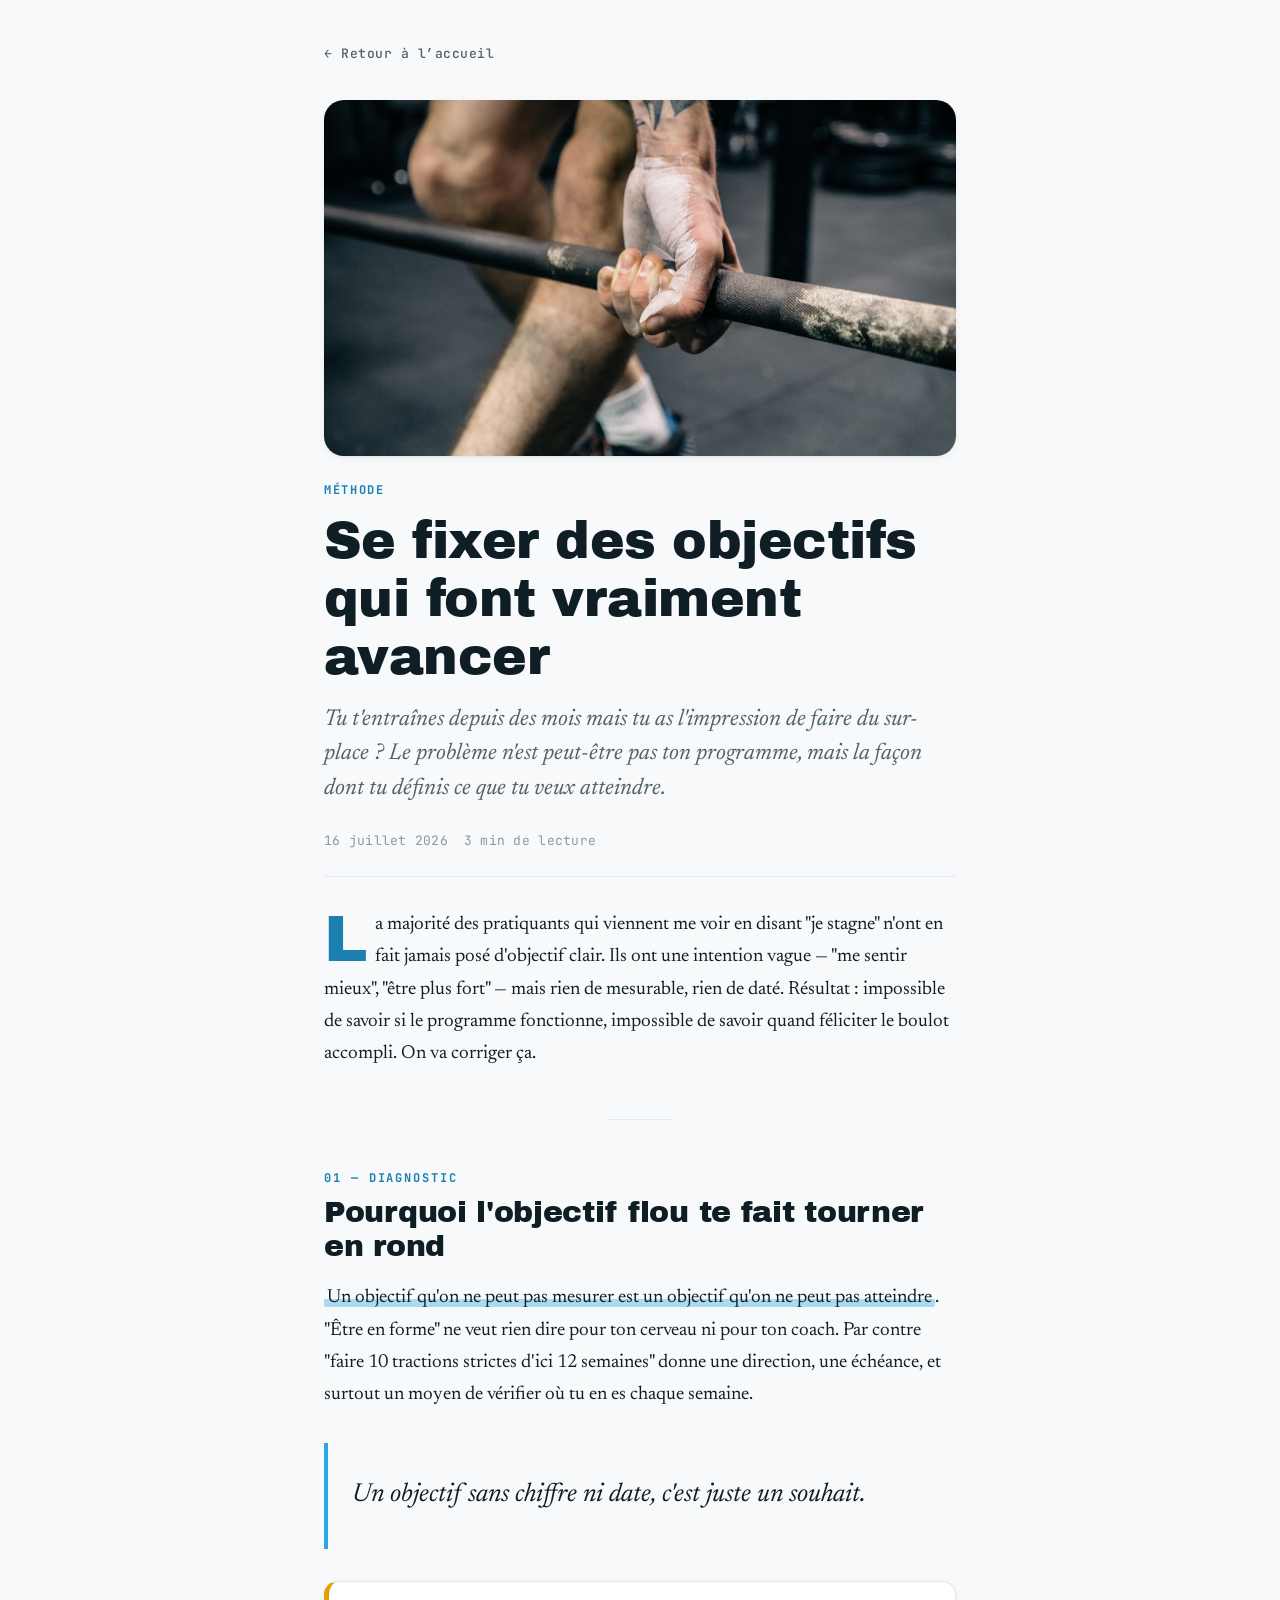
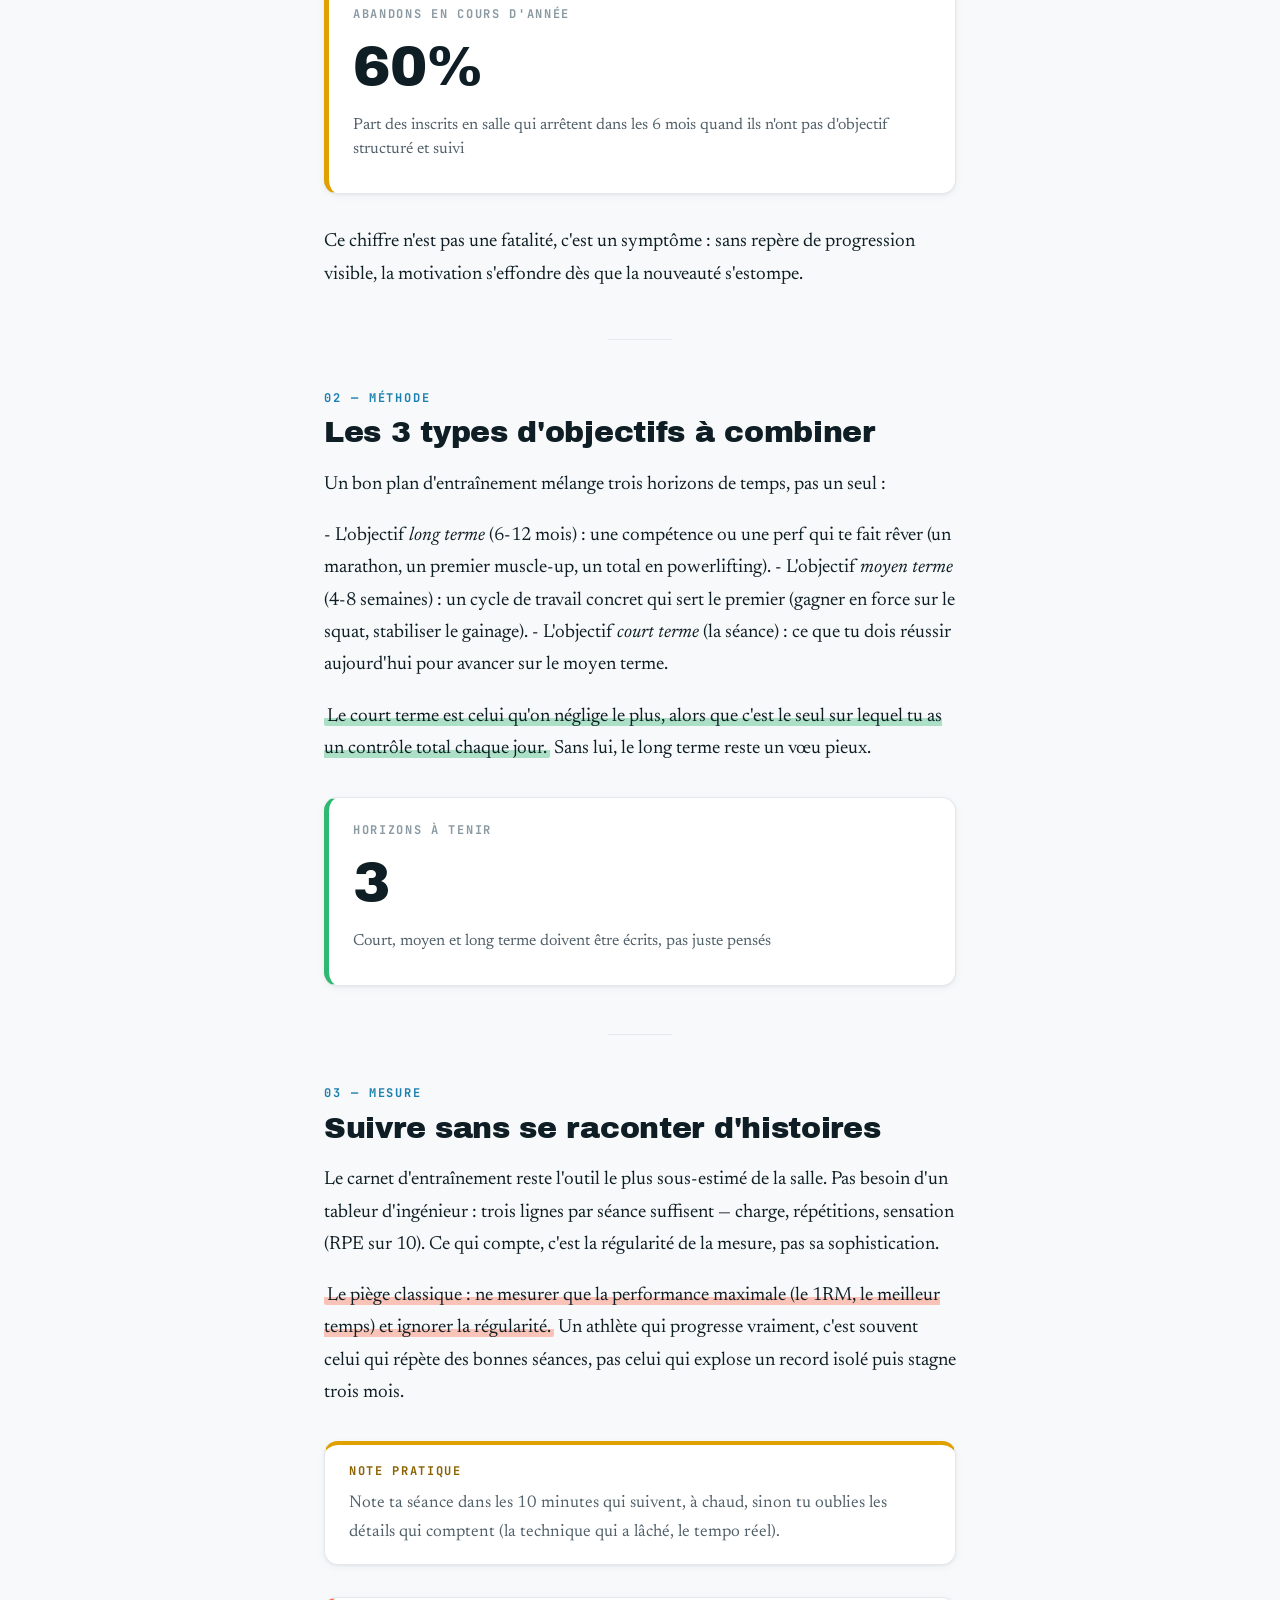
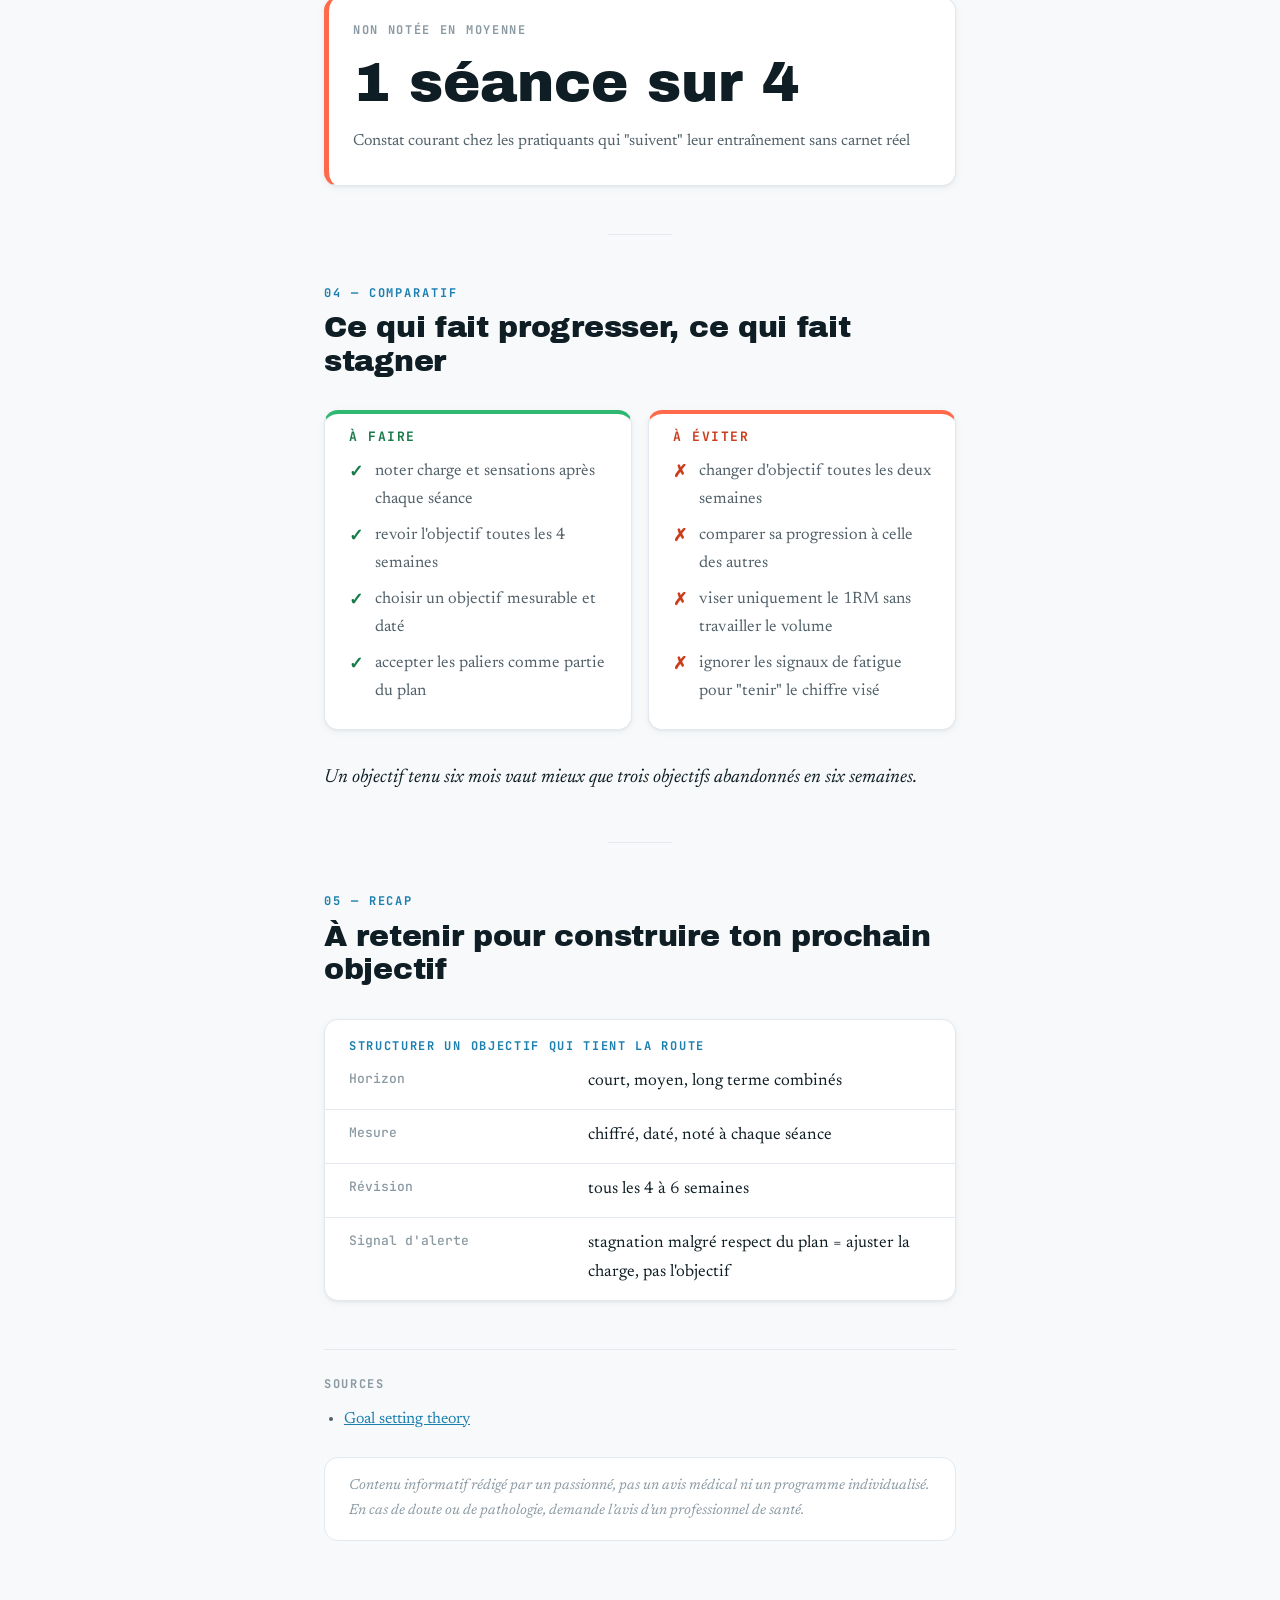
<file: articles/se-fixer-des-objectifs-qui-font-vraiment-avancer.html>
<!DOCTYPE html>
<html lang="fr">
<head>
  <meta charset="UTF-8">
  <meta name="viewport" content="width=device-width, initial-scale=1.0">
  <title>Se fixer des objectifs qui font vraiment avancer — Carnet de bord</title>
  <meta name="description" content="Un objectif flou du genre &quot;être plus fort&quot; ne te fait pas progresser, il te fait juste attendre. Voici comment structurer tes objectifs pour que chaque séance ait un sens.">

  <meta name="color-scheme" content="light dark">
  <meta name="theme-color" media="(prefers-color-scheme: light)" content="#f7f9fb">
  <meta name="theme-color" media="(prefers-color-scheme: dark)" content="#0c1519">

  <link rel="preconnect" href="https://fonts.googleapis.com">
  <link rel="preconnect" href="https://fonts.gstatic.com" crossorigin>
  <link href="https://fonts.googleapis.com/css2?family=Archivo+Black&family=JetBrains+Mono:wght@400;500;700&family=Newsreader:ital,opsz,wght@0,6..72,400..700;1,6..72,400..700&display=swap" rel="stylesheet">

  <link rel="stylesheet" href="../assets/style.css">
  <link rel="stylesheet" href="../assets/article.css">
</head>
<body>

  <div class="progress-track" aria-hidden="true">
    <div class="progress-bar" id="progress"></div>
  </div>

  <div class="article-wrap">

    <nav aria-label="Fil d'Ariane">
      <a href="../index.html" class="back-link">← Retour à l’accueil</a>
    </nav>

    <article>

      <img class="article-cover" src="../assets/covers/se-fixer-des-objectifs-qui-font-vraiment-avancer.jpg" alt="Main chalkée d'un athlète en pleine prise sur une barre olympique, dans une salle de CrossFit">

      <header class="masthead">
        <p class="kicker">Méthode</p>
        <h1 class="article-title">Se fixer des objectifs qui font vraiment avancer</h1>
        <p class="standfirst">Tu t'entraînes depuis des mois mais tu as l'impression de faire du sur-place ? Le problème n'est peut-être pas ton programme, mais la façon dont tu définis ce que tu veux atteindre.</p>
        <div class="byline">
          <time datetime="2026-07-16">16 juillet 2026</time>
          <span>3 min de lecture</span>
        </div>
      </header>

<p class="dropcap">La majorité des pratiquants qui viennent me voir en disant &quot;je stagne&quot; n'ont en fait jamais posé d'objectif clair. Ils ont une intention vague — &quot;me sentir mieux&quot;, &quot;être plus fort&quot; — mais rien de mesurable, rien de daté. Résultat : impossible de savoir si le programme fonctionne, impossible de savoir quand féliciter le boulot accompli. On va corriger ça.</p>
<hr class="section-sep">
<section>
<p class="section-label">01 — Diagnostic</p>
<h2 class="section-title">Pourquoi l'objectif flou te fait tourner en rond</h2>
<p><mark>Un objectif qu'on ne peut pas mesurer est un objectif qu'on ne peut pas atteindre</mark>. &quot;Être en forme&quot; ne veut rien dire pour ton cerveau ni pour ton coach. Par contre &quot;faire 10 tractions strictes d'ici 12 semaines&quot; donne une direction, une échéance, et surtout un moyen de vérifier où tu en es chaque semaine.</p>
<blockquote class="pull-quote"><p>Un objectif sans chiffre ni date, c'est juste un souhait.</p></blockquote>
<div class="keydata retenir"><span class="mono-label">abandons en cours d'année</span><p class="chiffre">60%</p><p class="legende">Part des inscrits en salle qui arrêtent dans les 6 mois quand ils n'ont pas d'objectif structuré et suivi</p></div>
<p>Ce chiffre n'est pas une fatalité, c'est un symptôme : sans repère de progression visible, la motivation s'effondre dès que la nouveauté s'estompe.</p>
</section>
<hr class="section-sep">
<section>
<p class="section-label">02 — Méthode</p>
<h2 class="section-title">Les 3 types d'objectifs à combiner</h2>
<p>Un bon plan d'entraînement mélange trois horizons de temps, pas un seul :</p>
<p>- L'objectif <em>long terme</em> (6-12 mois) : une compétence ou une perf qui te fait rêver (un marathon, un premier muscle-up, un total en powerlifting). - L'objectif <em>moyen terme</em> (4-8 semaines) : un cycle de travail concret qui sert le premier (gagner en force sur le squat, stabiliser le gainage). - L'objectif <em>court terme</em> (la séance) : ce que tu dois réussir aujourd'hui pour avancer sur le moyen terme.</p>
<p><mark class="positif">Le court terme est celui qu'on néglige le plus, alors que c'est le seul sur lequel tu as un contrôle total chaque jour.</mark> Sans lui, le long terme reste un vœu pieux.</p>
<div class="keydata positif"><span class="mono-label">horizons à tenir</span><p class="chiffre">3</p><p class="legende">Court, moyen et long terme doivent être écrits, pas juste pensés</p></div>
</section>
<hr class="section-sep">
<section>
<p class="section-label">03 — Mesure</p>
<h2 class="section-title">Suivre sans se raconter d'histoires</h2>
<p>Le carnet d'entraînement reste l'outil le plus sous-estimé de la salle. Pas besoin d'un tableur d'ingénieur : trois lignes par séance suffisent — charge, répétitions, sensation (RPE sur 10). Ce qui compte, c'est la régularité de la mesure, pas sa sophistication.</p>
<p><mark class="attention">Le piège classique : ne mesurer que la performance maximale (le 1RM, le meilleur temps) et ignorer la régularité.</mark> Un athlète qui progresse vraiment, c'est souvent celui qui répète des bonnes séances, pas celui qui explose un record isolé puis stagne trois mois.</p>
<aside class="tip"><span class="mono-label">Note pratique</span><p>Note ta séance dans les 10 minutes qui suivent, à chaud, sinon tu oublies les détails qui comptent (la technique qui a lâché, le tempo réel).</p></aside>
<div class="keydata attention"><span class="mono-label">non notée en moyenne</span><p class="chiffre">1 séance sur 4</p><p class="legende">Constat courant chez les pratiquants qui &quot;suivent&quot; leur entraînement sans carnet réel</p></div>
</section>
<hr class="section-sep">
<section>
<p class="section-label">04 — Comparatif</p>
<h2 class="section-title">Ce qui fait progresser, ce qui fait stagner</h2>
<div class="comparatif"><div class="colonne faire"><h3>À faire</h3><ul><li>noter charge et sensations après chaque séance</li><li>revoir l'objectif toutes les 4 semaines</li><li>choisir un objectif mesurable et daté</li><li>accepter les paliers comme partie du plan</li></ul></div><div class="colonne eviter"><h3>À éviter</h3><ul><li>changer d'objectif toutes les deux semaines</li><li>comparer sa progression à celle des autres</li><li>viser uniquement le 1RM sans travailler le volume</li><li>ignorer les signaux de fatigue pour &quot;tenir&quot; le chiffre visé</li></ul></div></div>
<p><em>Un objectif tenu six mois vaut mieux que trois objectifs abandonnés en six semaines.</em></p>
</section>
<hr class="section-sep">
<section>
<p class="section-label">05 — Recap</p>
<h2 class="section-title">À retenir pour construire ton prochain objectif</h2>
<div class="recap"><table><caption>Structurer un objectif qui tient la route</caption><tbody><tr><th scope="row">Horizon</th><td>court, moyen, long terme combinés</td></tr><tr><th scope="row">Mesure</th><td>chiffré, daté, noté à chaque séance</td></tr><tr><th scope="row">Révision</th><td>tous les 4 à 6 semaines</td></tr><tr><th scope="row">Signal d'alerte</th><td>stagnation malgré respect du plan = ajuster la charge, pas l'objectif</td></tr></tbody></table></div>
</section>

      <footer class="article-footer">
        <span class="mono-label">Sources</span>
        <ul class="sources">
          <li><a href="https://pubmed.ncbi.nlm.nih.gov/12558754/" target="_blank" rel="noopener">Goal setting theory</a></li>
        </ul>
        <p class="disclaimer">Contenu informatif rédigé par un passionné, pas un avis médical ni un programme individualisé. En cas de doute ou de pathologie, demande l’avis d’un professionnel de santé.</p>
      </footer>

    </article>
  </div>

  <script>
    (function () {
      "use strict";
      var bar = document.getElementById("progress");
      var maxScroll = 1;
      function recalculer() {
        maxScroll = Math.max(document.documentElement.scrollHeight - window.innerHeight, 1);
        peindre();
      }
      function peindre() {
        var ratio = Math.min(window.scrollY / maxScroll, 1);
        bar.style.transform = "scaleX(" + ratio + ")";
      }
      window.addEventListener("scroll", peindre, { passive: true });
      window.addEventListener("resize", recalculer);
      window.addEventListener("load", recalculer);
      recalculer();
    })();
  </script>
</body>
</html>
</file>
<file: assets/style.css>
/* ============================================================
   style.css — Design system partagé (clair ET sombre)
   Le thème suit automatiquement le réglage du système
   (prefers-color-scheme) : aucune classe à gérer.
   ============================================================ */

:root {
  color-scheme: light dark;

  /* --- Fonds & surfaces (mode clair) --- */
  --bg: #f7f9fb;
  --surface: #ffffff;
  --border: #e3e9ee;

  /* --- Texte --- */
  --text: #0f1e24;
  --text-2: #516069;
  --text-3: #8a99a2;

  /* --- Accents --- */
  --accent: #2ba8e0;        /* bleu glacier */
  --accent-dark: #1b7fb0;   /* hover / liens / kickers */
  --danger: #cc3d1c;
  --positif: #177a48;
  --retenir: #8a6200;

  /* --- Accents « pleins » pour surfaces décoratives --- */
  --danger-vif: #ff6b4a;
  --positif-vif: #2fb872;
  --retenir-vif: #e0a000;

  /* --- Surlignages feutre (mark) --- */
  --mark-neutre: rgba(43, 168, 224, 0.38);
  --mark-attention: rgba(255, 107, 74, 0.38);
  --mark-positif: rgba(47, 184, 114, 0.38);

  /* --- Pastille de filtre active --- */
  --chip-active-bg: #0f1e24;
  --chip-active-fg: #ffffff;

  /* --- Halo décoratif du haut de page --- */
  --halo: rgba(43, 168, 224, 0.12);

  /* --- Échelle d'espacement --- */
  --s-1: 4px;
  --s-2: 8px;
  --s-3: 12px;
  --s-4: 16px;
  --s-5: 24px;
  --s-6: 32px;
  --s-7: 48px;

  /* --- Rayons & ombres --- */
  --radius-s: 6px;
  --radius-m: 14px;
  --radius-l: 20px;
  --shadow-1: 0 1px 2px rgba(15, 30, 36, 0.05), 0 2px 8px rgba(15, 30, 36, 0.05);
  --shadow-2: 0 2px 4px rgba(15, 30, 36, 0.06), 0 12px 32px rgba(15, 30, 36, 0.1);

  /* --- Typographie --- */
  --font-display: "Archivo Black", "Arial Black", sans-serif;
  --font-body: "Newsreader", Georgia, serif;
  --font-mono: "JetBrains Mono", "SFMono-Regular", Menlo, monospace;
}

/* ------------------------------------------------------------
   Mode sombre : mêmes variables, valeurs recalibrées.
   Tout le site (accueil + articles) bascule d'un coup.
   ------------------------------------------------------------ */
@media (prefers-color-scheme: dark) {
  :root {
    --bg: #0c1519;
    --surface: #152028;
    --border: #26343d;

    --text: #eaf1f5;
    --text-2: #a7b8c1;
    --text-3: #7a8b95;

    /* Liens & kickers plus clairs pour rester lisibles sur fond sombre */
    --accent: #4cbdf0;
    --accent-dark: #6fcbf4;
    --danger: #ff8a6b;
    --positif: #4ccd8d;
    --retenir: #f0b93a;

    /* Surlignages un peu plus soutenus sur fond sombre */
    --mark-neutre: rgba(43, 168, 224, 0.45);
    --mark-attention: rgba(255, 107, 74, 0.45);
    --mark-positif: rgba(47, 184, 114, 0.45);

    /* Pastille active : inversée (claire sur fond sombre) */
    --chip-active-bg: #eaf1f5;
    --chip-active-fg: #0c1519;

    --halo: rgba(43, 168, 224, 0.1);

    --shadow-1: 0 1px 2px rgba(0, 0, 0, 0.35), 0 2px 8px rgba(0, 0, 0, 0.3);
    --shadow-2: 0 2px 4px rgba(0, 0, 0, 0.4), 0 12px 32px rgba(0, 0, 0, 0.5);
  }
}

/* ------------------------------------------------------------
   Base
   ------------------------------------------------------------ */
*,
*::before,
*::after {
  box-sizing: border-box;
}

html {
  -webkit-text-size-adjust: 100%;
}

body {
  margin: 0;
  background-color: var(--bg);
  /* Halo doux derrière l'en-tête, pour réchauffer la page */
  background-image: radial-gradient(900px 420px at 18% -8%, var(--halo), transparent 65%);
  background-repeat: no-repeat;
  color: var(--text);
  font-family: var(--font-body);
  font-size: 19px;
  line-height: 1.7;
  font-optical-sizing: auto;
}

@media (max-width: 480px) {
  body {
    font-size: 18px;
  }
}

img {
  max-width: 100%;
  height: auto;
}

a {
  color: var(--accent-dark);
}

a:hover {
  color: var(--accent);
}

/* Focus clavier visible partout, cohérent */
:focus-visible {
  outline: 3px solid var(--accent);
  outline-offset: 2px;
  border-radius: var(--radius-s);
}

::selection {
  background: rgba(43, 168, 224, 0.3);
}

/* ------------------------------------------------------------
   Échelle typographique
   ------------------------------------------------------------ */
h1, h2, h3 {
  font-family: var(--font-display);
  font-weight: 400; /* Archivo Black est déjà "black" */
  line-height: 1.12;
  letter-spacing: -0.01em;
  margin: 0;
  overflow-wrap: break-word;
}

.kicker,
.mono-label {
  font-family: var(--font-mono);
  font-size: 12px;
  font-weight: 700;
  letter-spacing: 0.14em;
  text-transform: uppercase;
}

.byline,
time {
  font-family: var(--font-mono);
  font-size: 13px;
  letter-spacing: 0.02em;
}

/* ------------------------------------------------------------
   Accueil — en-tête
   ------------------------------------------------------------ */
.site-header {
  max-width: 720px;
  margin: 0 auto;
  padding: var(--s-7) var(--s-5) var(--s-5);
}

.site-header .kicker {
  color: var(--accent-dark);
  margin-bottom: var(--s-3);
}

.site-title {
  font-size: clamp(34px, 8vw, 56px);
}

.site-subtitle {
  color: var(--text-2);
  font-size: 19px;
  margin: var(--s-3) 0 0;
  max-width: 46ch;
}

/* ------------------------------------------------------------
   Accueil — recherche & filtres
   ------------------------------------------------------------ */
.toolbar {
  max-width: 720px;
  margin: 0 auto;
  padding: 0 var(--s-5) var(--s-5);
}

.search-field {
  width: 100%;
  min-height: 48px;
  padding: var(--s-3) var(--s-4);
  border: 1px solid var(--border);
  border-radius: var(--radius-m);
  background: var(--surface);
  font-family: var(--font-mono);
  font-size: 14px;
  color: var(--text);
  box-shadow: var(--shadow-1);
}

.search-field::placeholder {
  color: var(--text-3);
}

.filters {
  display: flex;
  flex-wrap: wrap;
  gap: var(--s-2);
  margin-top: var(--s-4);
  padding: 0;
  list-style: none;
}

.filter-btn {
  display: inline-flex;
  align-items: center;
  gap: var(--s-2);
  min-height: 44px; /* cible tactile */
  padding: var(--s-2) var(--s-4);
  border: 1px solid var(--border);
  border-radius: 999px;
  background: var(--surface);
  color: var(--text-2);
  font-family: var(--font-mono);
  font-size: 13px;
  font-weight: 500;
  cursor: pointer;
  transition: background-color 0.15s ease, color 0.15s ease, border-color 0.15s ease;
}

.filter-btn:hover {
  border-color: var(--accent);
  color: var(--text);
}

/* État actif : fort contraste, lisible AA dans les deux modes */
.filter-btn[aria-pressed="true"] {
  background: var(--chip-active-bg);
  border-color: var(--chip-active-bg);
  color: var(--chip-active-fg);
}

.filter-btn .count {
  font-size: 11px;
  color: var(--text-3);
}

.filter-btn[aria-pressed="true"] .count {
  color: var(--chip-active-fg);
  opacity: 0.65;
}

.filter-btn .dot,
.card-rubrique .dot {
  width: 10px;
  height: 10px;
  border-radius: 50%;
  flex: none;
}

.filter-btn .emoji,
.card-rubrique .emoji {
  font-size: 15px;
  line-height: 1;
  flex: none;
}

/* ------------------------------------------------------------
   Accueil — liste d'articles (cartes avec couverture)
   ------------------------------------------------------------ */
.articles-list {
  max-width: 720px;
  margin: 0 auto;
  padding: 0 var(--s-5) var(--s-7);
  display: grid;
  grid-template-columns: 1fr; /* colonne unique, y compris mobile */
  gap: var(--s-5);
}

.card {
  display: block;
  background: var(--surface);
  border: 1px solid var(--border);
  border-radius: var(--radius-l);
  overflow: hidden; /* la couverture épouse les coins arrondis */
  text-decoration: none;
  color: inherit;
  box-shadow: var(--shadow-1);
  transition: box-shadow 0.2s ease, transform 0.2s ease, border-color 0.2s ease;
}

.card:hover {
  box-shadow: var(--shadow-2);
  transform: translateY(-3px);
  border-color: var(--accent);
  color: inherit;
}

/* Couverture : image fournie… */
.card-cover {
  display: block;
  aspect-ratio: 16 / 9;
  overflow: hidden;
  background: var(--border);
}

.card-cover img {
  width: 100%;
  height: 100%;
  object-fit: cover;
  display: block;
  transition: transform 0.35s ease;
}

.card:hover .card-cover img {
  transform: scale(1.04);
}

/* …ou couverture générée (dégradé rubrique + emoji) */
.card-cover.fallback {
  display: grid;
  place-items: center;
  font-size: 64px;
}

.card-body {
  padding: var(--s-5);
}

.card-rubrique {
  display: inline-flex;
  align-items: center;
  gap: var(--s-2);
  font-family: var(--font-mono);
  font-size: 11px;
  font-weight: 700;
  letter-spacing: 0.12em;
  text-transform: uppercase;
  color: var(--text-2);
}

.card-title {
  font-size: clamp(21px, 5.5vw, 27px);
  margin-top: var(--s-3);
}

.card-resume {
  color: var(--text-2);
  margin: var(--s-3) 0 var(--s-4);
}

.card-meta {
  display: flex;
  flex-wrap: wrap;
  align-items: center;
  gap: var(--s-2) var(--s-4);
  color: var(--text-3);
  font-family: var(--font-mono);
  font-size: 13px;
}

.empty-state {
  text-align: center;
  color: var(--text-2);
  background: var(--surface);
  border: 1px dashed var(--border);
  border-radius: var(--radius-l);
  padding: var(--s-7) var(--s-5);
  font-style: italic;
}

.site-footer {
  max-width: 720px;
  margin: 0 auto;
  padding: 0 var(--s-5) var(--s-7);
  color: var(--text-3);
  font-family: var(--font-mono);
  font-size: 12px;
}

/* Lien vers la page de rédaction : discret mais cible tactile correcte */
.site-footer .lien-admin {
  display: inline-block;
  padding: var(--s-4) var(--s-2);
  margin: calc(-1 * var(--s-4)) calc(-1 * var(--s-2));
  color: var(--text-3);
  text-decoration-color: var(--border);
}

.site-footer .lien-admin:hover {
  color: var(--accent-dark);
}

/* ------------------------------------------------------------
   Mouvement réduit : on coupe transitions et animations
   ------------------------------------------------------------ */
@media (prefers-reduced-motion: reduce) {
  *,
  *::before,
  *::after {
    animation-duration: 0.01ms !important;
    animation-iteration-count: 1 !important;
    transition-duration: 0.01ms !important;
    scroll-behavior: auto !important;
  }
}
</file>
<file: assets/article.css>
/* ============================================================
   article.css — Gabarit d'article (à charger APRÈS style.css)
   Tous les composants du gabarit sont stylés ici :
   progression, masthead, sections, lettrine, <mark>, keydata,
   pull-quote, tip, comparatif, tableau récap, footer sources.
   ============================================================ */

/* ------------------------------------------------------------
   1. Barre de progression de lecture
   Fixée en haut ; remplie via transform: scaleX() par le JS
   (transform = pas de reflow, animation fluide).
   ------------------------------------------------------------ */
.progress-track {
  position: fixed;
  top: 0;
  left: 0;
  right: 0;
  height: 4px;
  background: transparent;
  z-index: 100;
  pointer-events: none;
}

.progress-bar {
  height: 100%;
  background: linear-gradient(90deg, var(--accent-dark), var(--accent));
  transform-origin: left center;
  transform: scaleX(0);
  transition: transform 0.08s linear;
}

@media (prefers-reduced-motion: reduce) {
  .progress-bar {
    transition: none;
  }
}

/* ------------------------------------------------------------
   Structure générale
   ------------------------------------------------------------ */
.article-wrap {
  max-width: 680px;
  margin: 0 auto;
  padding: var(--s-6) var(--s-5) var(--s-7);
}

.back-link {
  display: inline-flex;
  align-items: center;
  min-height: 44px; /* cible tactile */
  gap: var(--s-2);
  font-family: var(--font-mono);
  font-size: 13px;
  font-weight: 500;
  letter-spacing: 0.04em;
  text-decoration: none;
  color: var(--text-2);
}

.back-link:hover {
  color: var(--accent-dark);
}

/* ------------------------------------------------------------
   Couverture d'article (image en tête, coins arrondis)
   ------------------------------------------------------------ */
.article-cover {
  display: block;
  width: 100%;
  aspect-ratio: 16 / 9;
  object-fit: cover;
  border-radius: var(--radius-l);
  margin-top: var(--s-5);
  box-shadow: var(--shadow-1);
}

/* ------------------------------------------------------------
   2. Masthead : kicker + titre + chapô + byline
   ------------------------------------------------------------ */
.masthead {
  margin: var(--s-5) 0 var(--s-6);
  padding-bottom: var(--s-5);
  border-bottom: 1px solid var(--border);
}

.masthead .kicker {
  color: var(--accent-dark);
}

.article-title {
  font-size: clamp(32px, 8.5vw, 52px);
  margin-top: var(--s-3);
}

.standfirst {
  font-size: clamp(19px, 5vw, 23px);
  line-height: 1.5;
  color: var(--text-2);
  font-style: italic;
  margin: var(--s-4) 0 var(--s-5);
}

.byline {
  display: flex;
  flex-wrap: wrap;
  gap: var(--s-2) var(--s-4);
  color: var(--text-3);
}

/* ------------------------------------------------------------
   3. Sections numérotées : sur-titre mono + H2 display
   ------------------------------------------------------------ */
.section-label {
  font-family: var(--font-mono);
  font-size: 12px;
  font-weight: 700;
  letter-spacing: 0.16em;
  text-transform: uppercase;
  color: var(--accent-dark);
  margin: var(--s-7) 0 var(--s-2);
}

.section-title {
  font-size: clamp(23px, 6vw, 30px);
  margin-bottom: var(--s-4);
}

/* Séparateur de section discret */
.section-sep {
  border: 0;
  height: 1px;
  background: var(--border);
  margin: var(--s-7) auto 0;
  width: 64px;
}

/* ------------------------------------------------------------
   4. Lettrine sur le premier paragraphe
   ------------------------------------------------------------ */
.dropcap::first-letter {
  font-family: var(--font-display);
  font-size: 3.4em;
  line-height: 0.85;
  float: left;
  padding: 0.06em 0.12em 0 0;
  color: var(--accent-dark);
}

/* ------------------------------------------------------------
   5. Surlignage <mark> — effet feutre (dégradé bas de ligne)
   3 tons : neutre (bleu), attention (rouge), positif (vert).
   ------------------------------------------------------------ */
mark {
  color: inherit;
  padding: 0 0.15em;
  border-radius: 2px;
  background: linear-gradient(to top, var(--mark-neutre) 42%, transparent 42%);
}

mark.attention {
  background: linear-gradient(to top, var(--mark-attention) 42%, transparent 42%);
}

mark.positif {
  background: linear-gradient(to top, var(--mark-positif) 42%, transparent 42%);
}

/* ------------------------------------------------------------
   6. Encarts « keydata » — un chiffre fort isolé
   ------------------------------------------------------------ */
.keydata {
  margin: var(--s-6) 0;
  padding: var(--s-4) var(--s-5);
  background: var(--surface);
  border: 1px solid var(--border);
  border-left: 5px solid var(--accent);
  border-radius: var(--radius-m);
  box-shadow: var(--shadow-1);
}

.keydata.attention { border-left-color: var(--danger-vif); }
.keydata.positif   { border-left-color: var(--positif-vif); }
.keydata.retenir   { border-left-color: var(--retenir-vif); }

.keydata .mono-label {
  color: var(--text-3);
}

.keydata .chiffre {
  font-family: var(--font-display);
  font-size: clamp(38px, 10vw, 56px);
  line-height: 1.05;
  margin: var(--s-2) 0 var(--s-1);
  overflow-wrap: break-word;
}

.keydata .legende {
  color: var(--text-2);
  font-size: 16px;
  line-height: 1.5;
}

/* ------------------------------------------------------------
   7a. Pull-quote
   ------------------------------------------------------------ */
.pull-quote {
  margin: var(--s-6) 0;
  padding: var(--s-2) 0 var(--s-2) var(--s-5);
  border-left: 4px solid var(--accent);
  font-size: clamp(21px, 5.5vw, 26px);
  line-height: 1.45;
  font-style: italic;
  color: var(--text);
}

.pull-quote footer {
  margin-top: var(--s-2);
  font-family: var(--font-mono);
  font-size: 12px;
  font-style: normal;
  letter-spacing: 0.08em;
  text-transform: uppercase;
  color: var(--text-3);
}

/* ------------------------------------------------------------
   7b. Encart « tip » — note pratique
   ------------------------------------------------------------ */
.tip {
  margin: var(--s-6) 0;
  padding: var(--s-4) var(--s-5);
  background: var(--surface);
  border: 1px solid var(--border);
  border-top: 4px solid var(--retenir-vif);
  border-radius: var(--radius-m);
  box-shadow: var(--shadow-1);
}

.tip .mono-label {
  color: var(--retenir);
  display: block;
  margin-bottom: var(--s-2);
}

.tip p {
  margin: 0;
  font-size: 17px;
  color: var(--text-2);
}

/* ------------------------------------------------------------
   7c. Comparatif deux colonnes : à faire / à éviter
   ------------------------------------------------------------ */
.comparatif {
  display: grid;
  grid-template-columns: 1fr 1fr;
  gap: var(--s-4);
  margin: var(--s-6) 0;
}

@media (max-width: 560px) {
  .comparatif {
    grid-template-columns: 1fr; /* colonne unique sur mobile */
  }
}

.comparatif .colonne {
  background: var(--surface);
  border: 1px solid var(--border);
  border-radius: var(--radius-m);
  padding: var(--s-4) var(--s-5);
  box-shadow: var(--shadow-1);
}

.comparatif .colonne.faire   { border-top: 4px solid var(--positif-vif); }
.comparatif .colonne.eviter  { border-top: 4px solid var(--danger-vif); }

.comparatif h3 {
  font-family: var(--font-mono);
  font-size: 13px;
  font-weight: 700;
  letter-spacing: 0.12em;
  text-transform: uppercase;
  margin-bottom: var(--s-3);
}

.comparatif .faire h3  { color: var(--positif); }
.comparatif .eviter h3 { color: var(--danger); }

.comparatif ul {
  list-style: none;
  margin: 0;
  padding: 0;
  font-size: 16.5px;
  color: var(--text-2);
}

.comparatif li {
  position: relative;
  padding-left: 26px;
  margin-bottom: var(--s-2);
}

.comparatif li::before {
  position: absolute;
  left: 0;
  font-family: var(--font-mono);
  font-weight: 700;
}

.comparatif .faire li::before {
  content: "✓";
  color: var(--positif);
}

.comparatif .eviter li::before {
  content: "✗";
  color: var(--danger);
}

/* ------------------------------------------------------------
   7d. Tableau récapitulatif encadré (clé → valeur)
   ------------------------------------------------------------ */
.recap {
  margin: var(--s-6) 0;
  background: var(--surface);
  border: 1px solid var(--border);
  border-radius: var(--radius-m);
  box-shadow: var(--shadow-1);
  overflow: hidden;
}

.recap table {
  width: 100%;
  border-collapse: collapse;
}

.recap caption {
  text-align: left;
  padding: var(--s-4) var(--s-5) 0;
  font-family: var(--font-mono);
  font-size: 12px;
  font-weight: 700;
  letter-spacing: 0.14em;
  text-transform: uppercase;
  color: var(--accent-dark);
}

.recap th,
.recap td {
  padding: var(--s-3) var(--s-5);
  text-align: left;
  border-bottom: 1px solid var(--border);
  vertical-align: top;
}

.recap tr:last-child th,
.recap tr:last-child td {
  border-bottom: 0;
}

.recap th[scope="row"] {
  font-family: var(--font-mono);
  font-size: 13px;
  font-weight: 500;
  color: var(--text-3);
  white-space: nowrap;
  width: 38%;
}

.recap td {
  font-size: 17px;
  color: var(--text);
}

@media (max-width: 480px) {
  .recap th[scope="row"] {
    white-space: normal;
  }
}

/* ------------------------------------------------------------
   8. Footer d'article : sources + disclaimer
   ------------------------------------------------------------ */
.article-footer {
  margin-top: var(--s-7);
  padding-top: var(--s-5);
  border-top: 1px solid var(--border);
}

.article-footer .mono-label {
  color: var(--text-3);
  display: block;
  margin-bottom: var(--s-3);
}

.sources {
  margin: 0 0 var(--s-5);
  padding-left: 20px;
  font-size: 16px;
  color: var(--text-2);
}

.sources li {
  margin-bottom: var(--s-2);
}

.disclaimer {
  background: var(--surface);
  border: 1px solid var(--border);
  border-radius: var(--radius-m);
  padding: var(--s-4) var(--s-5);
  font-size: 14.5px;
  font-style: italic;
  color: var(--text-3);
}
</file>
